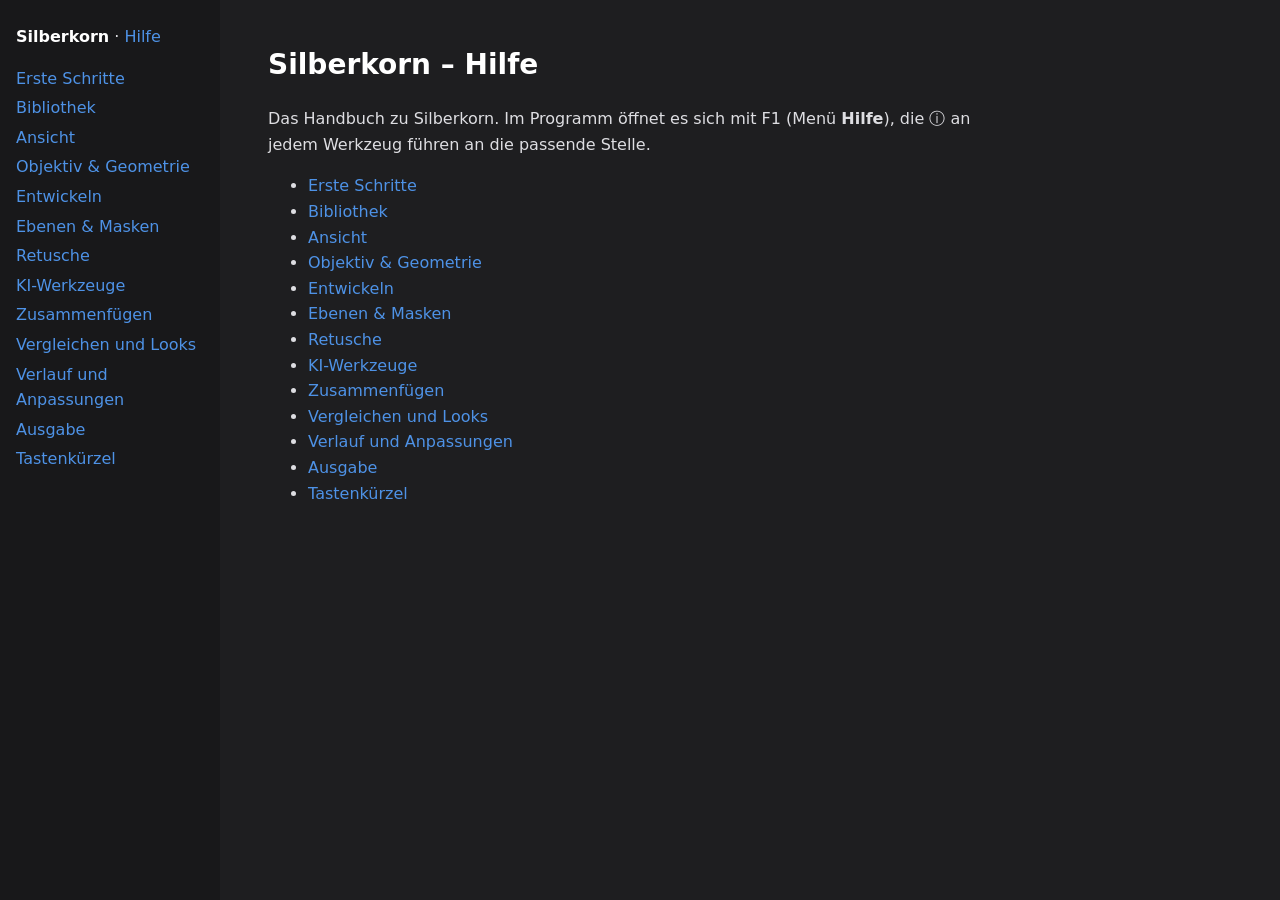
<file: docs/hilfe/index.html>
<!doctype html>
<html lang="de">
<head>
<meta charset="utf-8">
<meta name="viewport" content="width=device-width, initial-scale=1">
<title>Hilfe – Silberkorn</title>
<link rel="stylesheet" href="hilfe.css">
</head>
<body>
<nav><a class="home" href="../index.html">Silberkorn</a> · <a href="index.html">Hilfe</a>
<ul>
<li><a href="erste-schritte.html">Erste Schritte</a></li>
<li><a href="bibliothek.html">Bibliothek</a></li>
<li><a href="ansicht.html">Ansicht</a></li>
<li><a href="objektiv.html">Objektiv &amp; Geometrie</a></li>
<li><a href="entwickeln.html">Entwickeln</a></li>
<li><a href="ebenen-masken.html">Ebenen &amp; Masken</a></li>
<li><a href="retusche.html">Retusche</a></li>
<li><a href="ki-werkzeuge.html">KI-Werkzeuge</a></li>
<li><a href="zusammenfuegen.html">Zusammenfügen</a></li>
<li><a href="vergleichen.html">Vergleichen und Looks</a></li>
<li><a href="verlauf.html">Verlauf und Anpassungen</a></li>
<li><a href="ausgabe.html">Ausgabe</a></li>
<li><a href="tastenkuerzel.html">Tastenkürzel</a></li>
</ul></nav>
<main>
<h1>Silberkorn – Hilfe</h1>
<p>Das Handbuch zu Silberkorn. Im Programm öffnet es sich mit F1 (Menü <b>Hilfe</b>), die ⓘ an jedem Werkzeug führen an die passende Stelle.</p>
<ul class="chapters">
<li><a href="erste-schritte.html">Erste Schritte</a></li>
<li><a href="bibliothek.html">Bibliothek</a></li>
<li><a href="ansicht.html">Ansicht</a></li>
<li><a href="objektiv.html">Objektiv &amp; Geometrie</a></li>
<li><a href="entwickeln.html">Entwickeln</a></li>
<li><a href="ebenen-masken.html">Ebenen &amp; Masken</a></li>
<li><a href="retusche.html">Retusche</a></li>
<li><a href="ki-werkzeuge.html">KI-Werkzeuge</a></li>
<li><a href="zusammenfuegen.html">Zusammenfügen</a></li>
<li><a href="vergleichen.html">Vergleichen und Looks</a></li>
<li><a href="verlauf.html">Verlauf und Anpassungen</a></li>
<li><a href="ausgabe.html">Ausgabe</a></li>
<li><a href="tastenkuerzel.html">Tastenkürzel</a></li>
</ul>
</main>
</body>
</html>
</file>
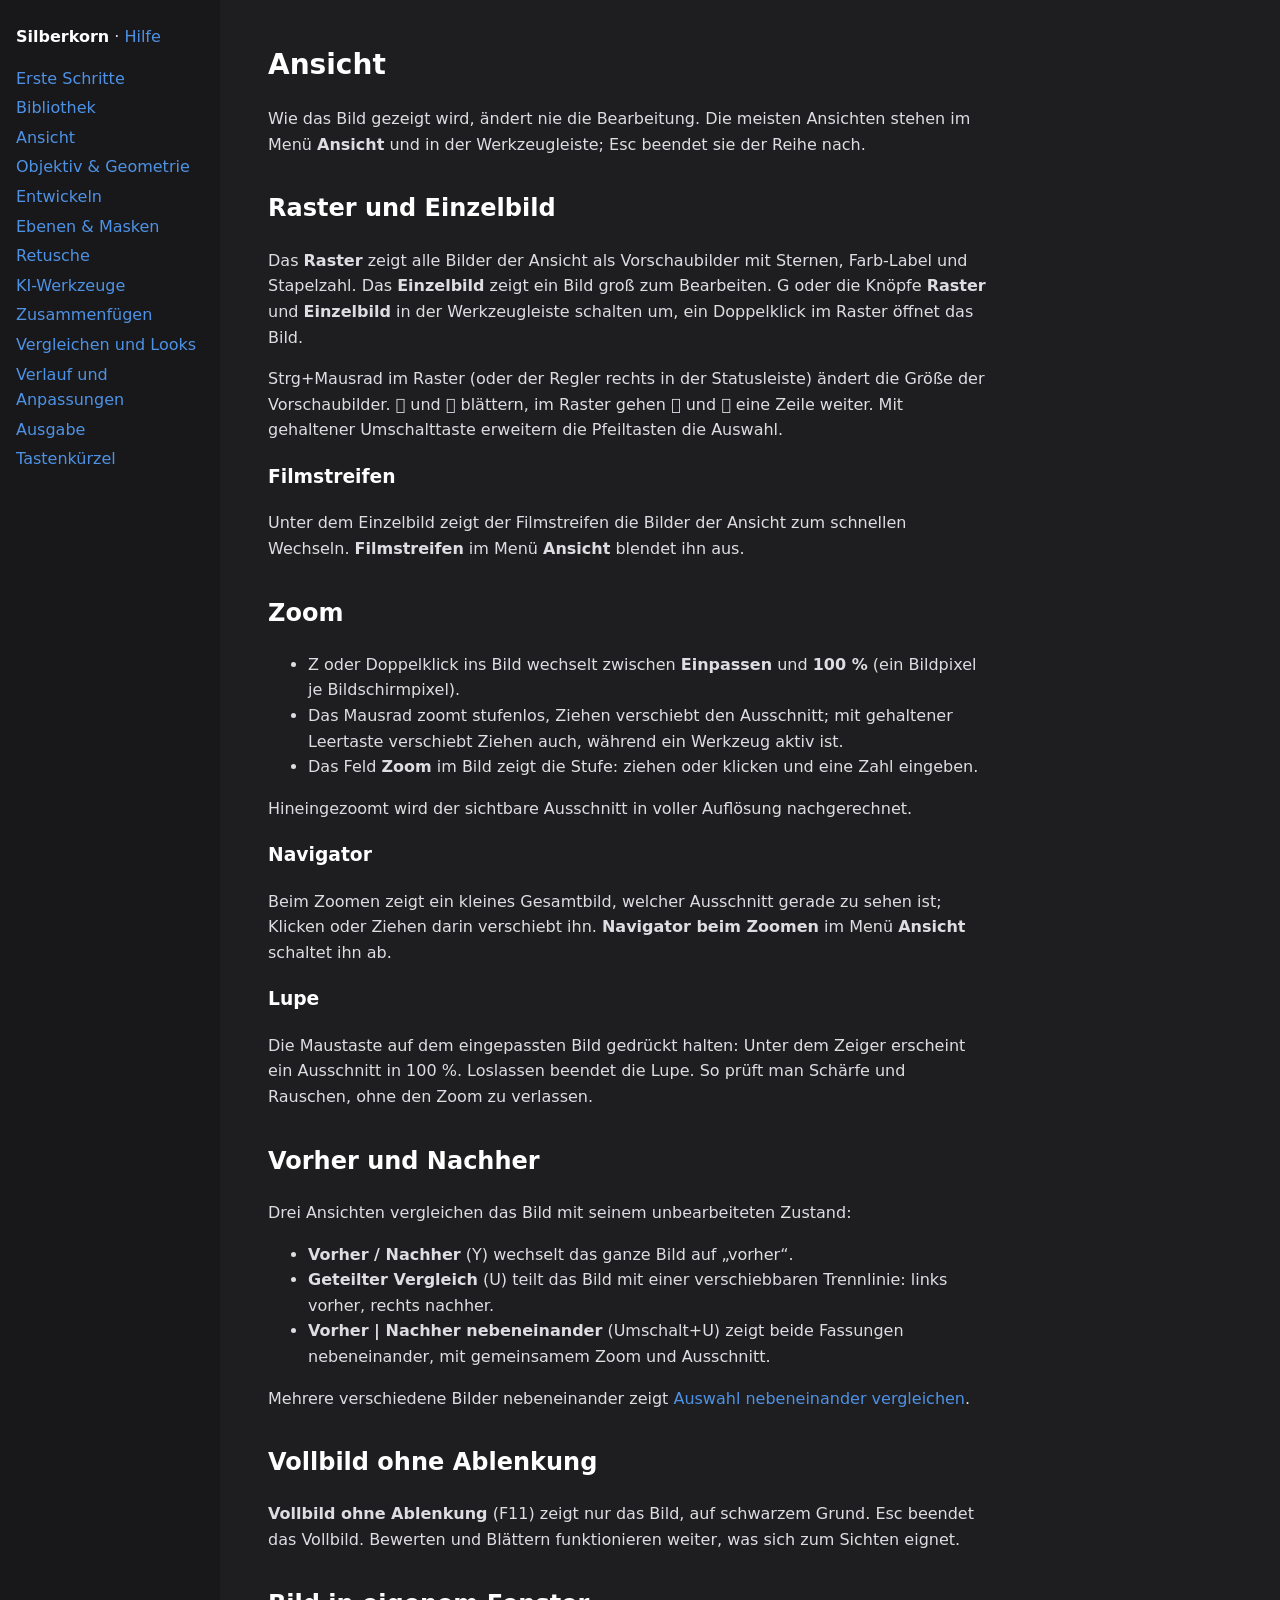
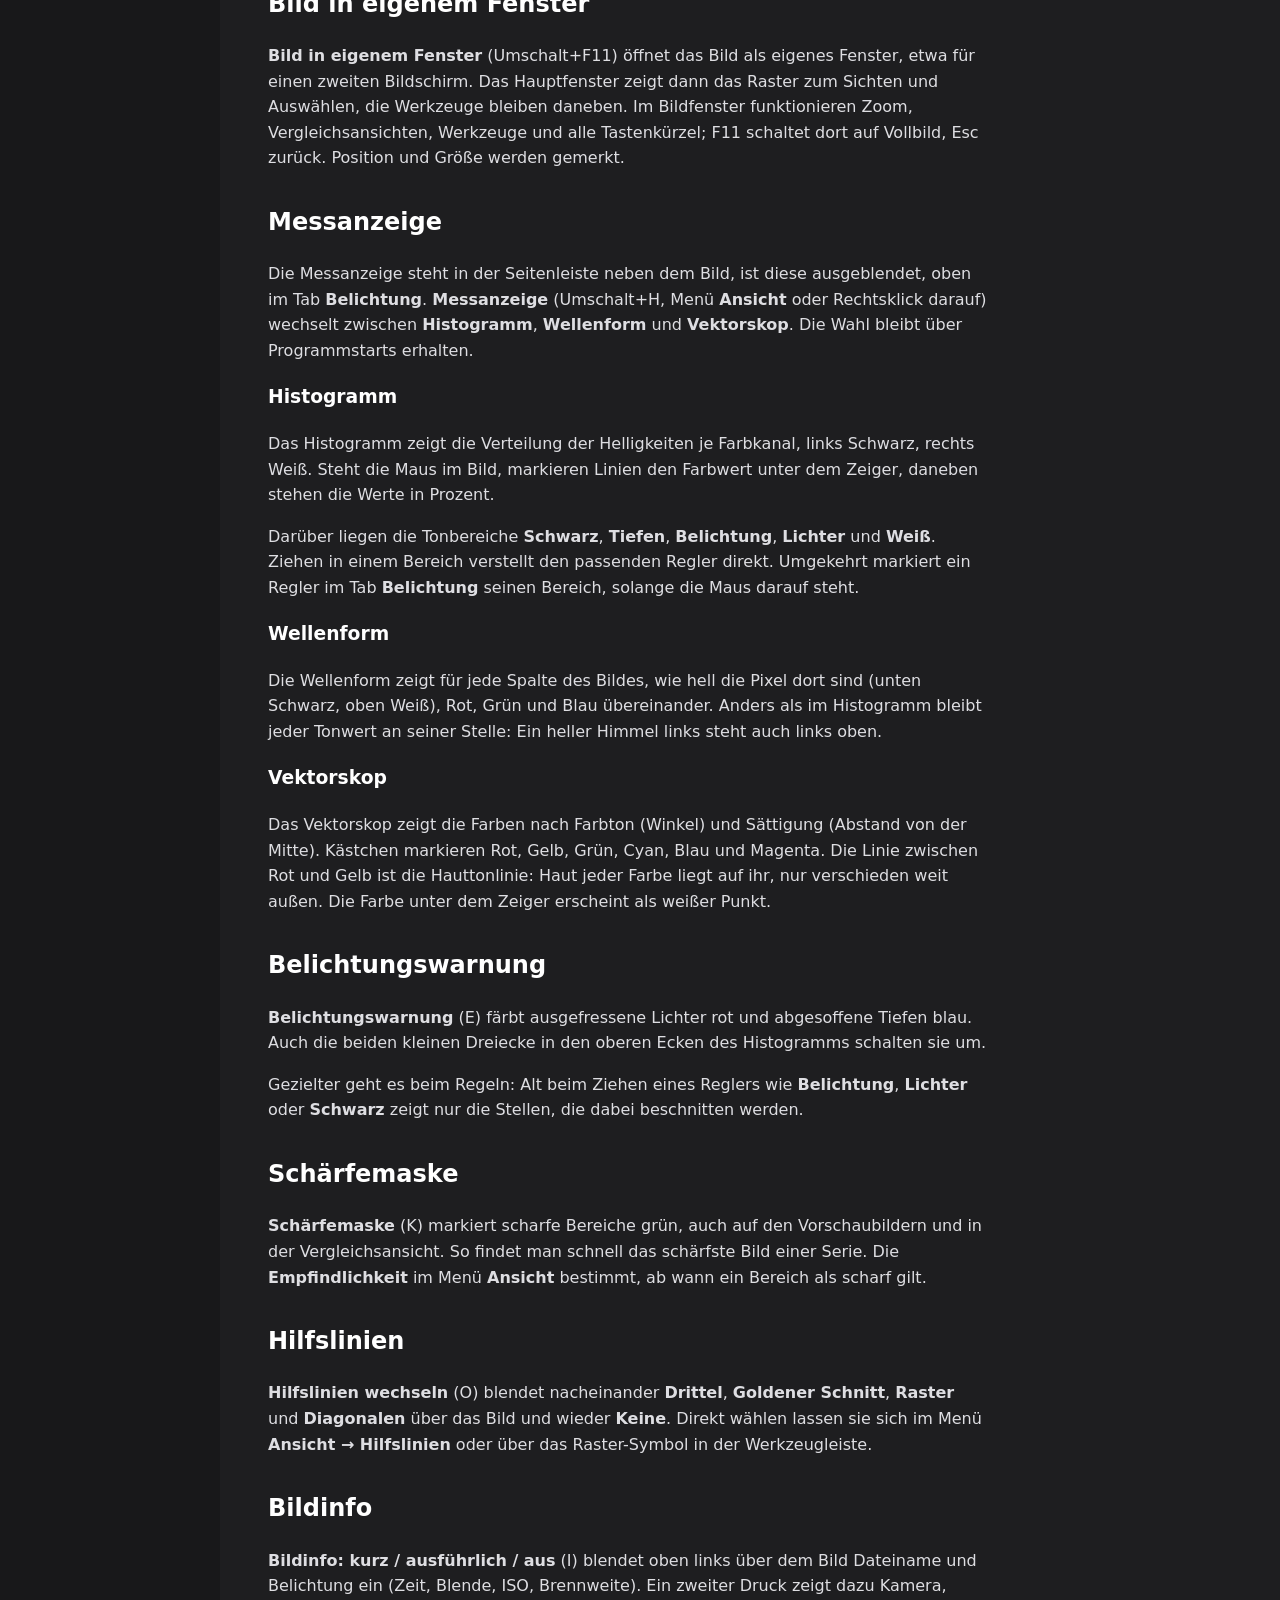
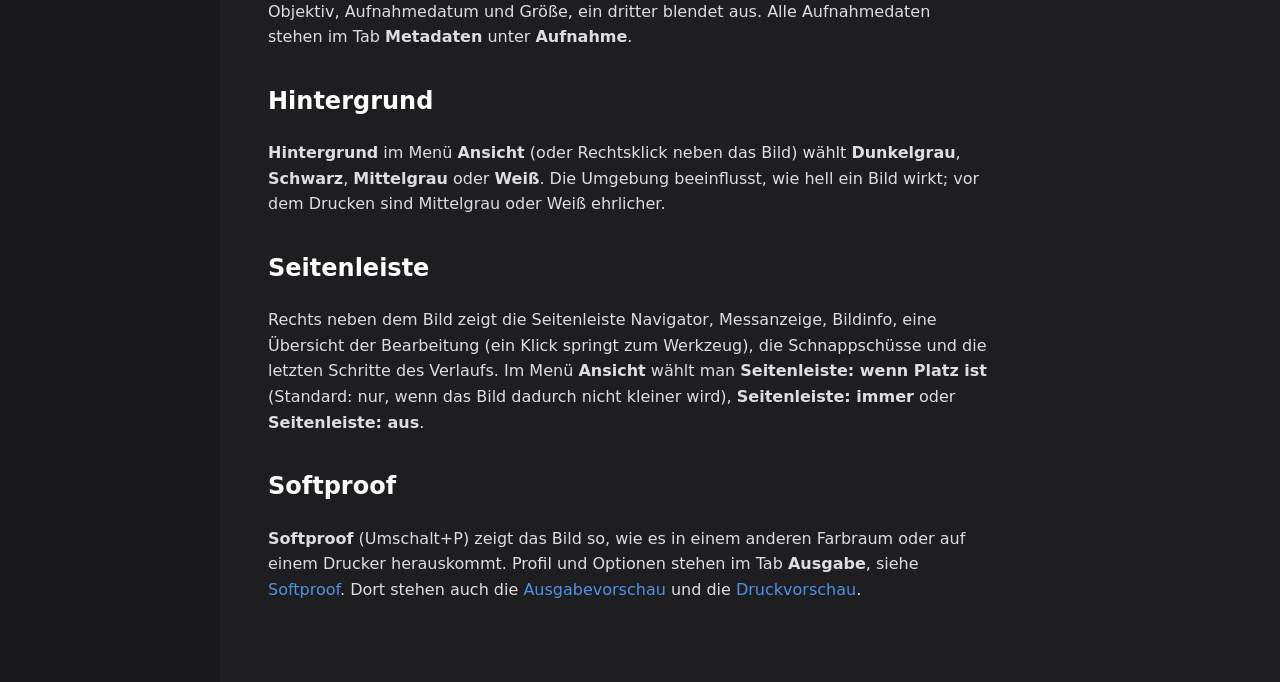
<file: docs/hilfe/ansicht.html>
<!doctype html>
<html lang="de">
<head>
<meta charset="utf-8">
<meta name="viewport" content="width=device-width, initial-scale=1">
<title>Ansicht – Silberkorn</title>
<link rel="stylesheet" href="hilfe.css">
</head>
<body>
<nav><a class="home" href="../index.html">Silberkorn</a> · <a href="index.html">Hilfe</a>
<ul>
<li><a href="erste-schritte.html">Erste Schritte</a></li>
<li><a href="bibliothek.html">Bibliothek</a></li>
<li><a href="ansicht.html">Ansicht</a></li>
<li><a href="objektiv.html">Objektiv &amp; Geometrie</a></li>
<li><a href="entwickeln.html">Entwickeln</a></li>
<li><a href="ebenen-masken.html">Ebenen &amp; Masken</a></li>
<li><a href="retusche.html">Retusche</a></li>
<li><a href="ki-werkzeuge.html">KI-Werkzeuge</a></li>
<li><a href="zusammenfuegen.html">Zusammenfügen</a></li>
<li><a href="vergleichen.html">Vergleichen und Looks</a></li>
<li><a href="verlauf.html">Verlauf und Anpassungen</a></li>
<li><a href="ausgabe.html">Ausgabe</a></li>
<li><a href="tastenkuerzel.html">Tastenkürzel</a></li>
</ul></nav>
<main>
<h1 id="ansicht">Ansicht</h1>
<p>Wie das Bild gezeigt wird, ändert nie die Bearbeitung. Die meisten Ansichten stehen im Menü <b>Ansicht</b> und in der Werkzeugleiste; Esc beendet sie der Reihe nach.</p>
<h2 id="raster-und-einzelbild">Raster und Einzelbild</h2>
<p>Das <b>Raster</b> zeigt alle Bilder der Ansicht als Vorschaubilder mit Sternen, Farb-Label und Stapelzahl. Das <b>Einzelbild</b> zeigt ein Bild groß zum Bearbeiten. G oder die Knöpfe <b>Raster</b> und <b>Einzelbild</b> in der Werkzeugleiste schalten um, ein Doppelklick im Raster öffnet das Bild.</p>
<p>Strg+Mausrad im Raster (oder der Regler rechts in der Statusleiste) ändert die Größe der Vorschaubilder.  und  blättern, im Raster gehen  und  eine Zeile weiter. Mit gehaltener Umschalttaste erweitern die Pfeiltasten die Auswahl.</p>
<h3 id="filmstreifen">Filmstreifen</h3>
<p>Unter dem Einzelbild zeigt der Filmstreifen die Bilder der Ansicht zum schnellen Wechseln. <b>Filmstreifen</b> im Menü <b>Ansicht</b> blendet ihn aus.</p>
<h2 id="zoom">Zoom</h2>
<ul>
<li>Z oder Doppelklick ins Bild wechselt zwischen <b>Einpassen</b> und <b>100 %</b> (ein Bildpixel je Bildschirmpixel).</li>
<li>Das Mausrad zoomt stufenlos, Ziehen verschiebt den Ausschnitt; mit gehaltener Leertaste verschiebt Ziehen auch, während ein Werkzeug aktiv ist.</li>
<li>Das Feld <b>Zoom</b> im Bild zeigt die Stufe: ziehen oder klicken und eine Zahl eingeben.</li>
</ul>
<p>Hineingezoomt wird der sichtbare Ausschnitt in voller Auflösung nachgerechnet.</p>
<h3 id="navigator">Navigator</h3>
<p>Beim Zoomen zeigt ein kleines Gesamtbild, welcher Ausschnitt gerade zu sehen ist; Klicken oder Ziehen darin verschiebt ihn. <b>Navigator beim Zoomen</b> im Menü <b>Ansicht</b> schaltet ihn ab.</p>
<h3 id="lupe">Lupe</h3>
<p>Die Maustaste auf dem eingepassten Bild gedrückt halten: Unter dem Zeiger erscheint ein Ausschnitt in 100 %. Loslassen beendet die Lupe. So prüft man Schärfe und Rauschen, ohne den Zoom zu verlassen.</p>
<h2 id="vorher-und-nachher">Vorher und Nachher</h2>
<p>Drei Ansichten vergleichen das Bild mit seinem unbearbeiteten Zustand:</p>
<ul>
<li><b>Vorher / Nachher</b> (Y) wechselt das ganze Bild auf „vorher“.</li>
<li><b>Geteilter Vergleich</b> (U) teilt das Bild mit einer verschiebbaren Trennlinie: links vorher, rechts nachher.</li>
<li><b>Vorher | Nachher nebeneinander</b> (Umschalt+U) zeigt beide Fassungen nebeneinander, mit gemeinsamem Zoom und Ausschnitt.</li>
</ul>
<p>Mehrere verschiedene Bilder nebeneinander zeigt <a href="vergleichen.html#auswahl-nebeneinander-vergleichen">Auswahl nebeneinander vergleichen</a>.</p>
<h2 id="vollbild-ohne-ablenkung">Vollbild ohne Ablenkung</h2>
<p><b>Vollbild ohne Ablenkung</b> (F11) zeigt nur das Bild, auf schwarzem Grund. Esc beendet das Vollbild. Bewerten und Blättern funktionieren weiter, was sich zum Sichten eignet.</p>
<h2 id="bild-in-eigenem-fenster">Bild in eigenem Fenster</h2>
<p><b>Bild in eigenem Fenster</b> (Umschalt+F11) öffnet das Bild als eigenes Fenster, etwa für einen zweiten Bildschirm. Das Hauptfenster zeigt dann das Raster zum Sichten und Auswählen, die Werkzeuge bleiben daneben. Im Bildfenster funktionieren Zoom, Vergleichsansichten, Werkzeuge und alle Tastenkürzel; F11 schaltet dort auf Vollbild, Esc zurück. Position und Größe werden gemerkt.</p>
<h2 id="messanzeige">Messanzeige</h2>
<p>Die Messanzeige steht in der Seitenleiste neben dem Bild, ist diese ausgeblendet, oben im Tab <b>Belichtung</b>. <b>Messanzeige</b> (Umschalt+H, Menü <b>Ansicht</b> oder Rechtsklick darauf) wechselt zwischen <b>Histogramm</b>, <b>Wellenform</b> und <b>Vektorskop</b>. Die Wahl bleibt über Programmstarts erhalten.</p>
<h3 id="histogramm">Histogramm</h3>
<p>Das Histogramm zeigt die Verteilung der Helligkeiten je Farbkanal, links Schwarz, rechts Weiß. Steht die Maus im Bild, markieren Linien den Farbwert unter dem Zeiger, daneben stehen die Werte in Prozent.</p>
<p>Darüber liegen die Tonbereiche <b>Schwarz</b>, <b>Tiefen</b>, <b>Belichtung</b>, <b>Lichter</b> und <b>Weiß</b>. Ziehen in einem Bereich verstellt den passenden Regler direkt. Umgekehrt markiert ein Regler im Tab <b>Belichtung</b> seinen Bereich, solange die Maus darauf steht.</p>
<h3 id="wellenform">Wellenform</h3>
<p>Die Wellenform zeigt für jede Spalte des Bildes, wie hell die Pixel dort sind (unten Schwarz, oben Weiß), Rot, Grün und Blau übereinander. Anders als im Histogramm bleibt jeder Tonwert an seiner Stelle: Ein heller Himmel links steht auch links oben.</p>
<h3 id="vektorskop">Vektorskop</h3>
<p>Das Vektorskop zeigt die Farben nach Farbton (Winkel) und Sättigung (Abstand von der Mitte). Kästchen markieren Rot, Gelb, Grün, Cyan, Blau und Magenta. Die Linie zwischen Rot und Gelb ist die Hauttonlinie: Haut jeder Farbe liegt auf ihr, nur verschieden weit außen. Die Farbe unter dem Zeiger erscheint als weißer Punkt.</p>
<h2 id="belichtungswarnung">Belichtungswarnung</h2>
<p><b>Belichtungswarnung</b> (E) färbt ausgefressene Lichter rot und abgesoffene Tiefen blau. Auch die beiden kleinen Dreiecke in den oberen Ecken des Histogramms schalten sie um.</p>
<p>Gezielter geht es beim Regeln: Alt beim Ziehen eines Reglers wie <b>Belichtung</b>, <b>Lichter</b> oder <b>Schwarz</b> zeigt nur die Stellen, die dabei beschnitten werden.</p>
<h2 id="schärfemaske">Schärfemaske</h2>
<p><b>Schärfemaske</b> (K) markiert scharfe Bereiche grün, auch auf den Vorschaubildern und in der Vergleichsansicht. So findet man schnell das schärfste Bild einer Serie. Die <b>Empfindlichkeit</b> im Menü <b>Ansicht</b> bestimmt, ab wann ein Bereich als scharf gilt.</p>
<h2 id="hilfslinien">Hilfslinien</h2>
<p><b>Hilfslinien wechseln</b> (O) blendet nacheinander <b>Drittel</b>, <b>Goldener Schnitt</b>, <b>Raster</b> und <b>Diagonalen</b> über das Bild und wieder <b>Keine</b>. Direkt wählen lassen sie sich im Menü <b>Ansicht → Hilfslinien</b> oder über das Raster-Symbol in der Werkzeugleiste.</p>
<h2 id="bildinfo">Bildinfo</h2>
<p><b>Bildinfo: kurz / ausführlich / aus</b> (I) blendet oben links über dem Bild Dateiname und Belichtung ein (Zeit, Blende, ISO, Brennweite). Ein zweiter Druck zeigt dazu Kamera, Objektiv, Aufnahmedatum und Größe, ein dritter blendet aus. Alle Aufnahmedaten stehen im Tab <b>Metadaten</b> unter <b>Aufnahme</b>.</p>
<h2 id="hintergrund">Hintergrund</h2>
<p><b>Hintergrund</b> im Menü <b>Ansicht</b> (oder Rechtsklick neben das Bild) wählt <b>Dunkelgrau</b>, <b>Schwarz</b>, <b>Mittelgrau</b> oder <b>Weiß</b>. Die Umgebung beeinflusst, wie hell ein Bild wirkt; vor dem Drucken sind Mittelgrau oder Weiß ehrlicher.</p>
<h2 id="seitenleiste">Seitenleiste</h2>
<p>Rechts neben dem Bild zeigt die Seitenleiste Navigator, Messanzeige, Bildinfo, eine Übersicht der Bearbeitung (ein Klick springt zum Werkzeug), die Schnappschüsse und die letzten Schritte des Verlaufs. Im Menü <b>Ansicht</b> wählt man <b>Seitenleiste: wenn Platz ist</b> (Standard: nur, wenn das Bild dadurch nicht kleiner wird), <b>Seitenleiste: immer</b> oder <b>Seitenleiste: aus</b>.</p>
<h2 id="softproof">Softproof</h2>
<p><b>Softproof</b> (Umschalt+P) zeigt das Bild so, wie es in einem anderen Farbraum oder auf einem Drucker herauskommt. Profil und Optionen stehen im Tab <b>Ausgabe</b>, siehe <a href="ausgabe.html#softproof">Softproof</a>. Dort stehen auch die <a href="ausgabe.html#ausgabevorschau">Ausgabevorschau</a> und die <a href="ausgabe.html#druckvorschau">Druckvorschau</a>.</p>
</main>
</body>
</html>
</file>
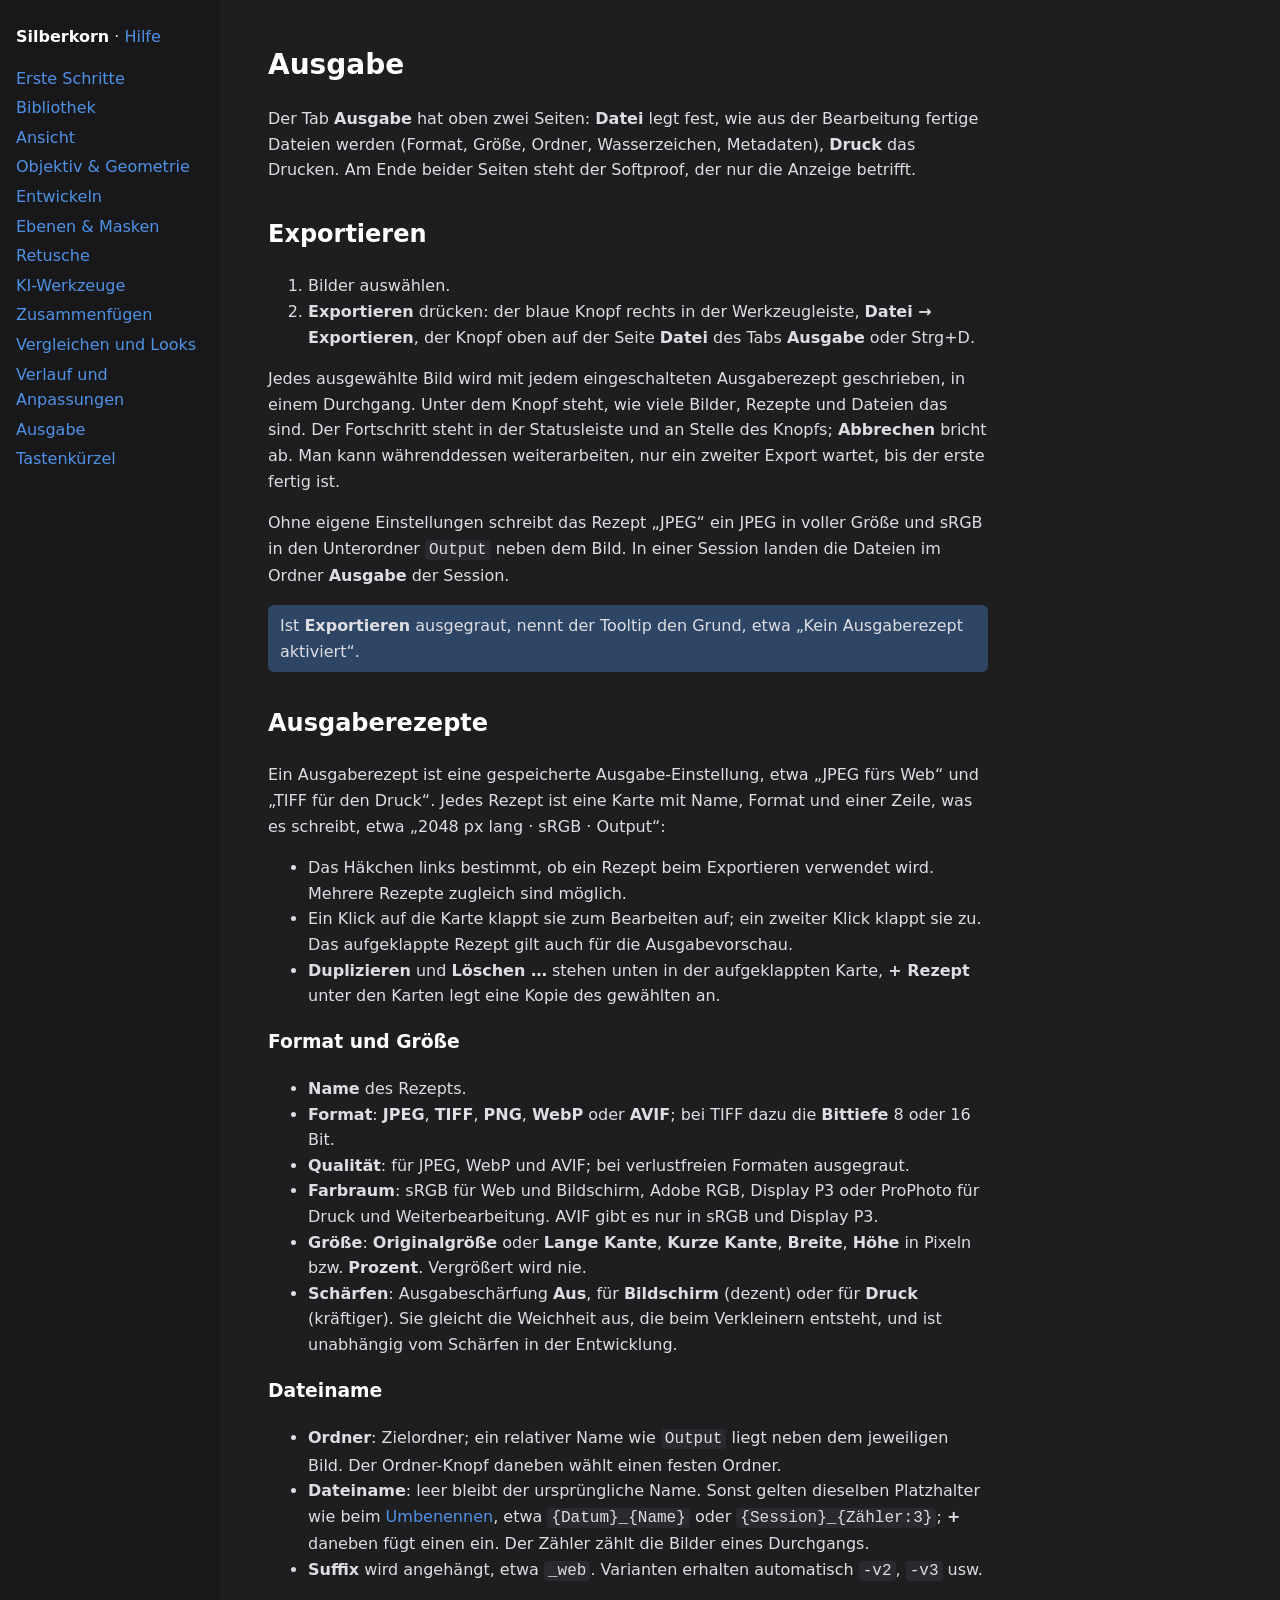
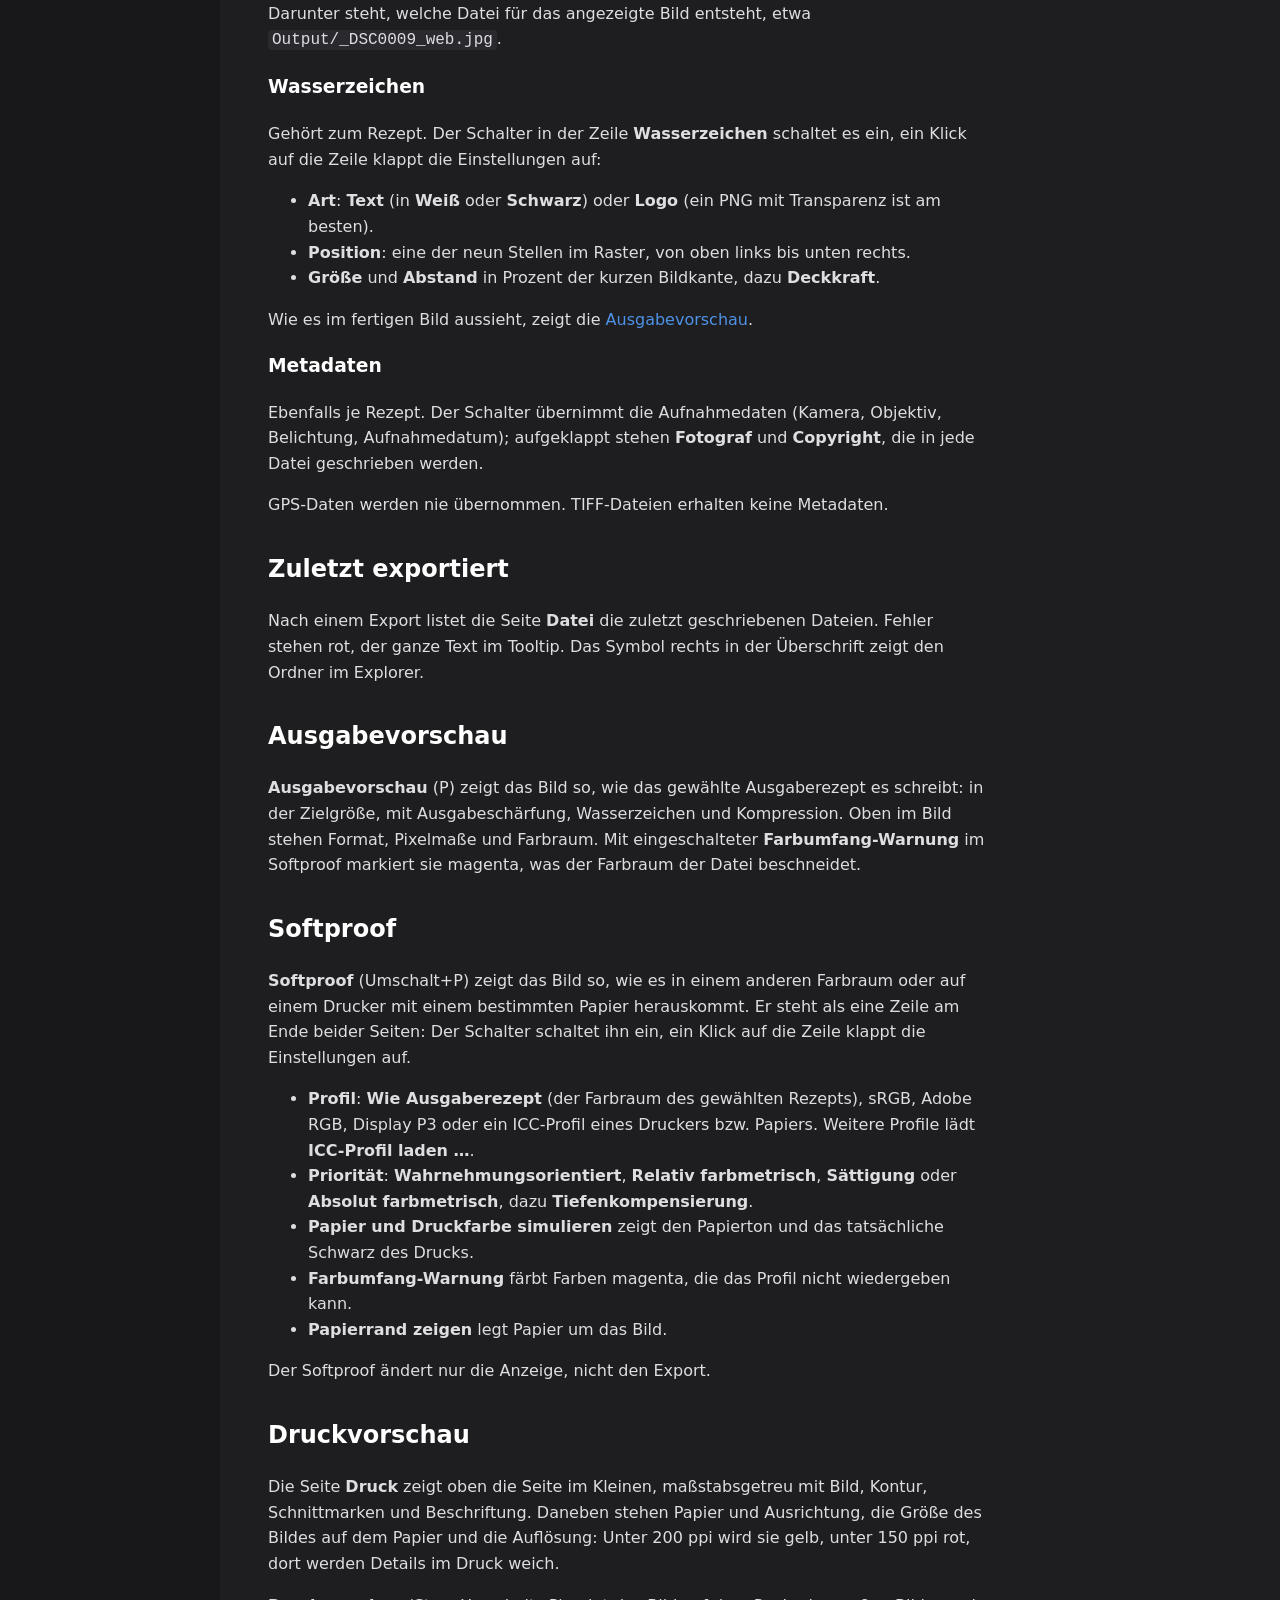
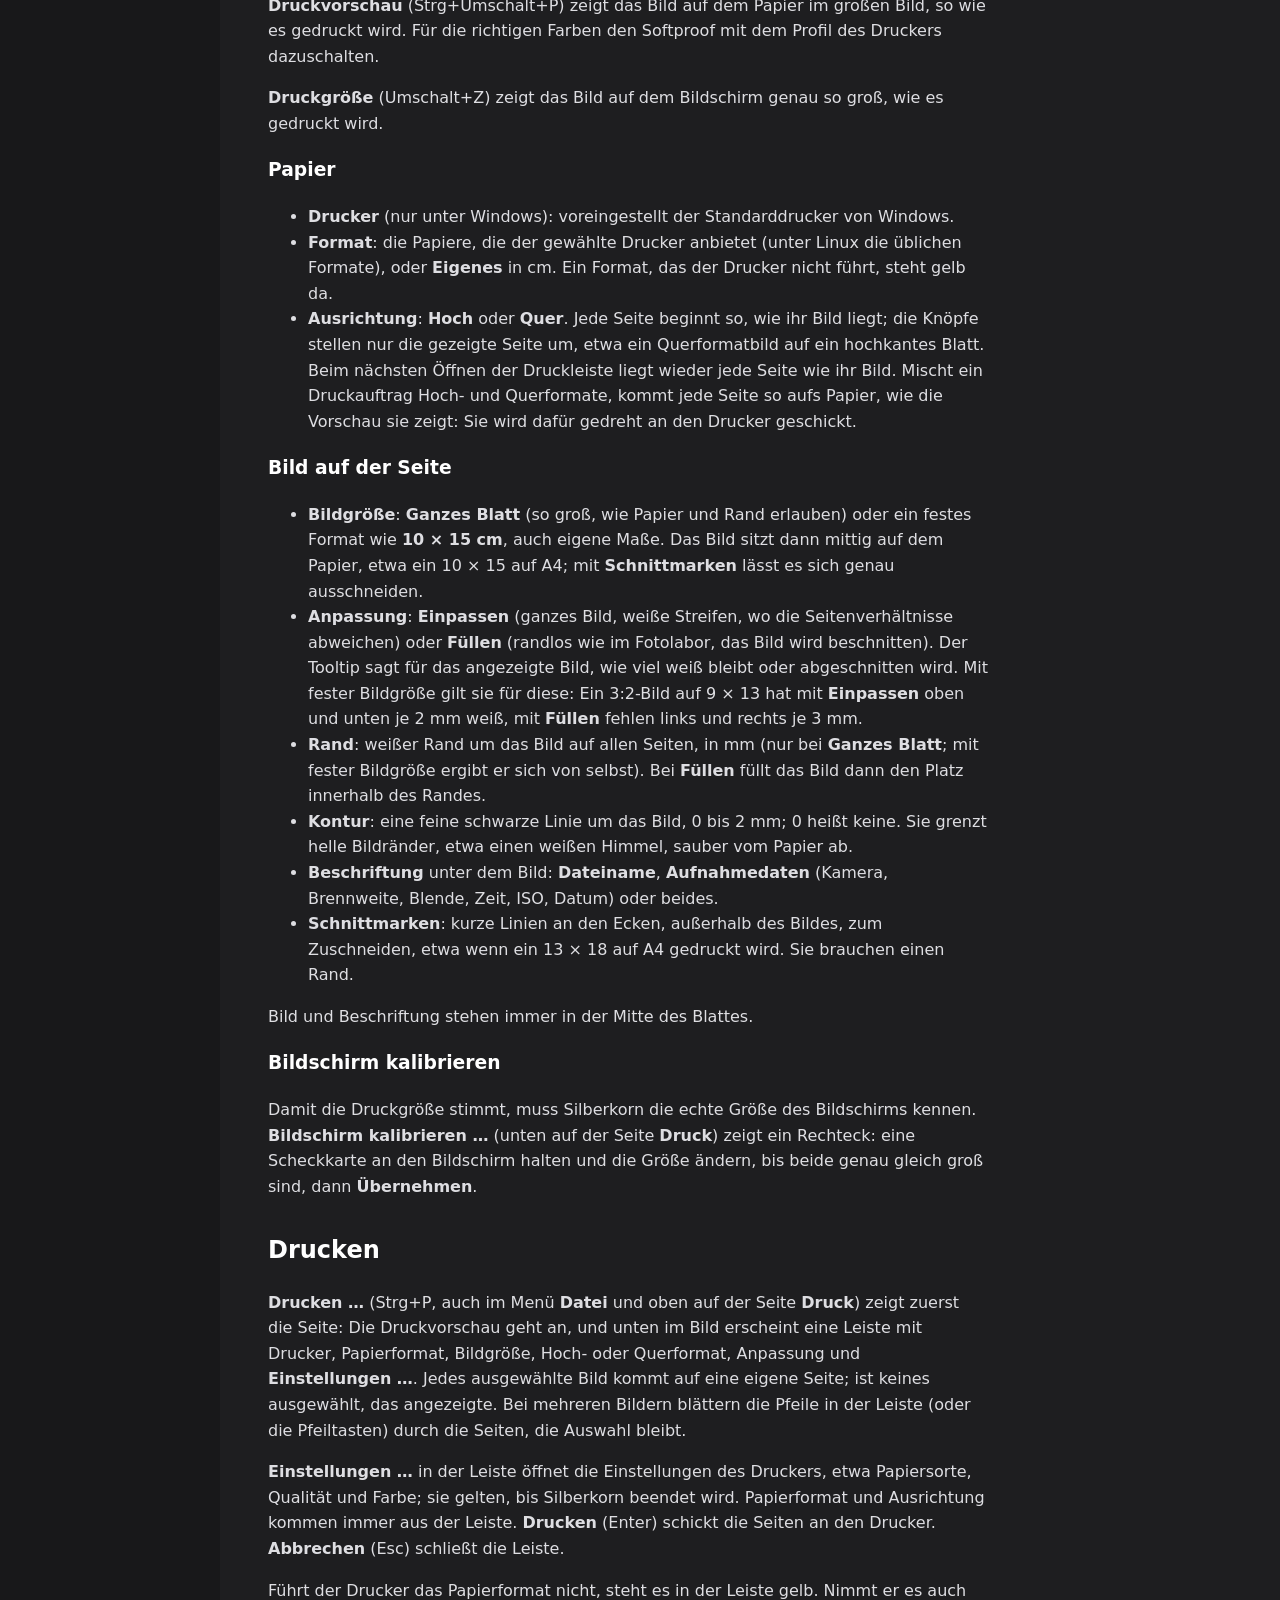
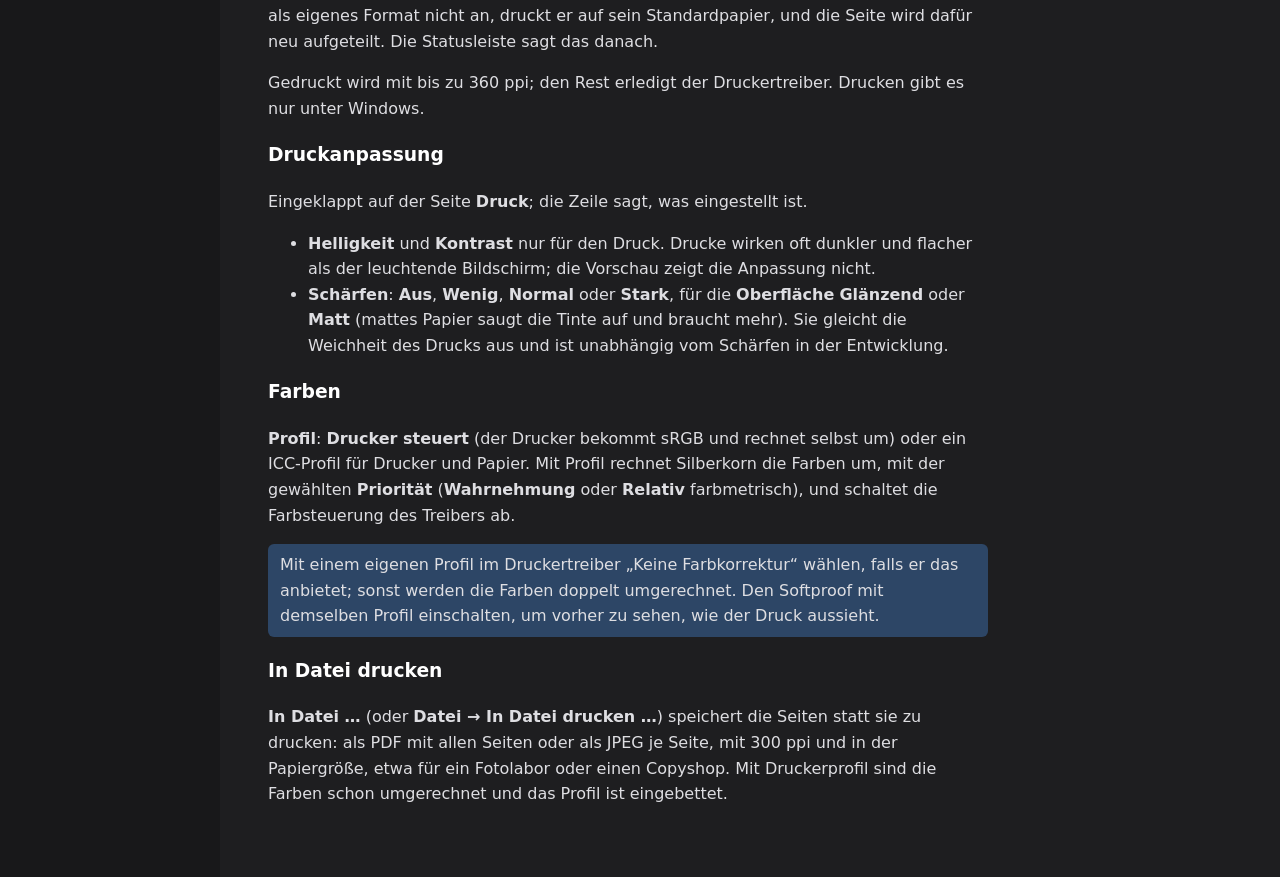
<file: docs/hilfe/ausgabe.html>
<!doctype html>
<html lang="de">
<head>
<meta charset="utf-8">
<meta name="viewport" content="width=device-width, initial-scale=1">
<title>Ausgabe – Silberkorn</title>
<link rel="stylesheet" href="hilfe.css">
</head>
<body>
<nav><a class="home" href="../index.html">Silberkorn</a> · <a href="index.html">Hilfe</a>
<ul>
<li><a href="erste-schritte.html">Erste Schritte</a></li>
<li><a href="bibliothek.html">Bibliothek</a></li>
<li><a href="ansicht.html">Ansicht</a></li>
<li><a href="objektiv.html">Objektiv &amp; Geometrie</a></li>
<li><a href="entwickeln.html">Entwickeln</a></li>
<li><a href="ebenen-masken.html">Ebenen &amp; Masken</a></li>
<li><a href="retusche.html">Retusche</a></li>
<li><a href="ki-werkzeuge.html">KI-Werkzeuge</a></li>
<li><a href="zusammenfuegen.html">Zusammenfügen</a></li>
<li><a href="vergleichen.html">Vergleichen und Looks</a></li>
<li><a href="verlauf.html">Verlauf und Anpassungen</a></li>
<li><a href="ausgabe.html">Ausgabe</a></li>
<li><a href="tastenkuerzel.html">Tastenkürzel</a></li>
</ul></nav>
<main>
<h1 id="ausgabe">Ausgabe</h1>
<p>Der Tab <b>Ausgabe</b> hat oben zwei Seiten: <b>Datei</b> legt fest, wie aus der Bearbeitung fertige Dateien werden (Format, Größe, Ordner, Wasserzeichen, Metadaten), <b>Druck</b> das Drucken. Am Ende beider Seiten steht der Softproof, der nur die Anzeige betrifft.</p>
<h2 id="exportieren">Exportieren</h2>
<ol>
<li>Bilder auswählen.</li>
<li><b>Exportieren</b> drücken: der blaue Knopf rechts in der Werkzeugleiste, <b>Datei → Exportieren</b>, der Knopf oben auf der Seite <b>Datei</b> des Tabs <b>Ausgabe</b> oder Strg+D.</li>
</ol>
<p>Jedes ausgewählte Bild wird mit jedem eingeschalteten Ausgaberezept geschrieben, in einem Durchgang. Unter dem Knopf steht, wie viele Bilder, Rezepte und Dateien das sind. Der Fortschritt steht in der Statusleiste und an Stelle des Knopfs; <b>Abbrechen</b> bricht ab. Man kann währenddessen weiterarbeiten, nur ein zweiter Export wartet, bis der erste fertig ist.</p>
<p>Ohne eigene Einstellungen schreibt das Rezept „JPEG“ ein JPEG in voller Größe und sRGB in den Unterordner <code>Output</code> neben dem Bild. In einer Session landen die Dateien im Ordner <b>Ausgabe</b> der Session.</p>
<p class="note">Ist <b>Exportieren</b> ausgegraut, nennt der Tooltip den Grund, etwa „Kein Ausgaberezept aktiviert“.</p>
<h2 id="ausgaberezepte">Ausgaberezepte</h2>
<p>Ein Ausgaberezept ist eine gespeicherte Ausgabe-Einstellung, etwa „JPEG fürs Web“ und „TIFF für den Druck“. Jedes Rezept ist eine Karte mit Name, Format und einer Zeile, was es schreibt, etwa „2048 px lang · sRGB · Output“:</p>
<ul>
<li>Das Häkchen links bestimmt, ob ein Rezept beim Exportieren verwendet wird. Mehrere Rezepte zugleich sind möglich.</li>
<li>Ein Klick auf die Karte klappt sie zum Bearbeiten auf; ein zweiter Klick klappt sie zu. Das aufgeklappte Rezept gilt auch für die Ausgabevorschau.</li>
<li><b>Duplizieren</b> und <b>Löschen …</b> stehen unten in der aufgeklappten Karte, <b>+ Rezept</b> unter den Karten legt eine Kopie des gewählten an.</li>
</ul>
<h3 id="format-und-größe">Format und Größe</h3>
<ul>
<li><b>Name</b> des Rezepts.</li>
<li><b>Format</b>: <b>JPEG</b>, <b>TIFF</b>, <b>PNG</b>, <b>WebP</b> oder <b>AVIF</b>; bei TIFF dazu die <b>Bittiefe</b> 8 oder 16 Bit.</li>
<li><b>Qualität</b>: für JPEG, WebP und AVIF; bei verlustfreien Formaten ausgegraut.</li>
<li><b>Farbraum</b>: sRGB für Web und Bildschirm, Adobe RGB, Display P3 oder ProPhoto für Druck und Weiterbearbeitung. AVIF gibt es nur in sRGB und Display P3.</li>
<li><b>Größe</b>: <b>Originalgröße</b> oder <b>Lange Kante</b>, <b>Kurze Kante</b>, <b>Breite</b>, <b>Höhe</b> in Pixeln bzw. <b>Prozent</b>. Vergrößert wird nie.</li>
<li><b>Schärfen</b>: Ausgabeschärfung <b>Aus</b>, für <b>Bildschirm</b> (dezent) oder für <b>Druck</b> (kräftiger). Sie gleicht die Weichheit aus, die beim Verkleinern entsteht, und ist unabhängig vom Schärfen in der Entwicklung.</li>
</ul>
<h3 id="dateiname">Dateiname</h3>
<ul>
<li><b>Ordner</b>: Zielordner; ein relativer Name wie <code>Output</code> liegt neben dem jeweiligen Bild. Der Ordner-Knopf daneben wählt einen festen Ordner.</li>
<li><b>Dateiname</b>: leer bleibt der ursprüngliche Name. Sonst gelten dieselben Platzhalter wie beim <a href="bibliothek.html#umbenennen">Umbenennen</a>, etwa <code>{Datum}_{Name}</code> oder <code>{Session}_{Zähler:3}</code>; <b>+</b> daneben fügt einen ein. Der Zähler zählt die Bilder eines Durchgangs.</li>
<li><b>Suffix</b> wird angehängt, etwa <code>_web</code>. Varianten erhalten automatisch <code>-v2</code>, <code>-v3</code> usw.</li>
</ul>
<p>Darunter steht, welche Datei für das angezeigte Bild entsteht, etwa <code>Output/_DSC0009_web.jpg</code>.</p>
<h3 id="wasserzeichen">Wasserzeichen</h3>
<p>Gehört zum Rezept. Der Schalter in der Zeile <b>Wasserzeichen</b> schaltet es ein, ein Klick auf die Zeile klappt die Einstellungen auf:</p>
<ul>
<li><b>Art</b>: <b>Text</b> (in <b>Weiß</b> oder <b>Schwarz</b>) oder <b>Logo</b> (ein PNG mit Transparenz ist am besten).</li>
<li><b>Position</b>: eine der neun Stellen im Raster, von oben links bis unten rechts.</li>
<li><b>Größe</b> und <b>Abstand</b> in Prozent der kurzen Bildkante, dazu <b>Deckkraft</b>.</li>
</ul>
<p>Wie es im fertigen Bild aussieht, zeigt die <a href="ausgabe.html#ausgabevorschau">Ausgabevorschau</a>.</p>
<h3 id="metadaten">Metadaten</h3>
<p>Ebenfalls je Rezept. Der Schalter übernimmt die Aufnahmedaten (Kamera, Objektiv, Belichtung, Aufnahmedatum); aufgeklappt stehen <b>Fotograf</b> und <b>Copyright</b>, die in jede Datei geschrieben werden.</p>
<p>GPS-Daten werden nie übernommen. TIFF-Dateien erhalten keine Metadaten.</p>
<h2 id="zuletzt-exportiert">Zuletzt exportiert</h2>
<p>Nach einem Export listet die Seite <b>Datei</b> die zuletzt geschriebenen Dateien. Fehler stehen rot, der ganze Text im Tooltip. Das Symbol rechts in der Überschrift zeigt den Ordner im Explorer.</p>
<h2 id="ausgabevorschau">Ausgabevorschau</h2>
<p><b>Ausgabevorschau</b> (P) zeigt das Bild so, wie das gewählte Ausgaberezept es schreibt: in der Zielgröße, mit Ausgabeschärfung, Wasserzeichen und Kompression. Oben im Bild stehen Format, Pixelmaße und Farbraum. Mit eingeschalteter <b>Farbumfang-Warnung</b> im Softproof markiert sie magenta, was der Farbraum der Datei beschneidet.</p>
<h2 id="softproof">Softproof</h2>
<p><b>Softproof</b> (Umschalt+P) zeigt das Bild so, wie es in einem anderen Farbraum oder auf einem Drucker mit einem bestimmten Papier herauskommt. Er steht als eine Zeile am Ende beider Seiten: Der Schalter schaltet ihn ein, ein Klick auf die Zeile klappt die Einstellungen auf.</p>
<ul>
<li><b>Profil</b>: <b>Wie Ausgaberezept</b> (der Farbraum des gewählten Rezepts), sRGB, Adobe RGB, Display P3 oder ein ICC-Profil eines Druckers bzw. Papiers. Weitere Profile lädt <b>ICC-Profil laden …</b>.</li>
<li><b>Priorität</b>: <b>Wahrnehmungsorientiert</b>, <b>Relativ farbmetrisch</b>, <b>Sättigung</b> oder <b>Absolut farbmetrisch</b>, dazu <b>Tiefenkompensierung</b>.</li>
<li><b>Papier und Druckfarbe simulieren</b> zeigt den Papierton und das tatsächliche Schwarz des Drucks.</li>
<li><b>Farbumfang-Warnung</b> färbt Farben magenta, die das Profil nicht wiedergeben kann.</li>
<li><b>Papierrand zeigen</b> legt Papier um das Bild.</li>
</ul>
<p>Der Softproof ändert nur die Anzeige, nicht den Export.</p>
<h2 id="druckvorschau">Druckvorschau</h2>
<p>Die Seite <b>Druck</b> zeigt oben die Seite im Kleinen, maßstabsgetreu mit Bild, Kontur, Schnittmarken und Beschriftung. Daneben stehen Papier und Ausrichtung, die Größe des Bildes auf dem Papier und die Auflösung: Unter 200 ppi wird sie gelb, unter 150 ppi rot, dort werden Details im Druck weich.</p>
<p><b>Druckvorschau</b> (Strg+Umschalt+P) zeigt das Bild auf dem Papier im großen Bild, so wie es gedruckt wird. Für die richtigen Farben den Softproof mit dem Profil des Druckers dazuschalten.</p>
<p><b>Druckgröße</b> (Umschalt+Z) zeigt das Bild auf dem Bildschirm genau so groß, wie es gedruckt wird.</p>
<h3 id="papier">Papier</h3>
<ul>
<li><b>Drucker</b> (nur unter Windows): voreingestellt der Standarddrucker von Windows.</li>
<li><b>Format</b>: die Papiere, die der gewählte Drucker anbietet (unter Linux die üblichen Formate), oder <b>Eigenes</b> in cm. Ein Format, das der Drucker nicht führt, steht gelb da.</li>
<li><b>Ausrichtung</b>: <b>Hoch</b> oder <b>Quer</b>. Jede Seite beginnt so, wie ihr Bild liegt; die Knöpfe stellen nur die gezeigte Seite um, etwa ein Querformatbild auf ein hochkantes Blatt. Beim nächsten Öffnen der Druckleiste liegt wieder jede Seite wie ihr Bild. Mischt ein Druckauftrag Hoch- und Querformate, kommt jede Seite so aufs Papier, wie die Vorschau sie zeigt: Sie wird dafür gedreht an den Drucker geschickt.</li>
</ul>
<h3 id="bild-auf-der-seite">Bild auf der Seite</h3>
<ul>
<li><b>Bildgröße</b>: <b>Ganzes Blatt</b> (so groß, wie Papier und Rand erlauben) oder ein festes Format wie <b>10 × 15 cm</b>, auch eigene Maße. Das Bild sitzt dann mittig auf dem Papier, etwa ein 10 × 15 auf A4; mit <b>Schnittmarken</b> lässt es sich genau ausschneiden.</li>
<li><b>Anpassung</b>: <b>Einpassen</b> (ganzes Bild, weiße Streifen, wo die Seitenverhältnisse abweichen) oder <b>Füllen</b> (randlos wie im Fotolabor, das Bild wird beschnitten). Der Tooltip sagt für das angezeigte Bild, wie viel weiß bleibt oder abgeschnitten wird. Mit fester Bildgröße gilt sie für diese: Ein 3:2-Bild auf 9 × 13 hat mit <b>Einpassen</b> oben und unten je 2 mm weiß, mit <b>Füllen</b> fehlen links und rechts je 3 mm.</li>
<li><b>Rand</b>: weißer Rand um das Bild auf allen Seiten, in mm (nur bei <b>Ganzes Blatt</b>; mit fester Bildgröße ergibt er sich von selbst). Bei <b>Füllen</b> füllt das Bild dann den Platz innerhalb des Randes.</li>
<li><b>Kontur</b>: eine feine schwarze Linie um das Bild, 0 bis 2 mm; 0 heißt keine. Sie grenzt helle Bildränder, etwa einen weißen Himmel, sauber vom Papier ab.</li>
<li><b>Beschriftung</b> unter dem Bild: <b>Dateiname</b>, <b>Aufnahmedaten</b> (Kamera, Brennweite, Blende, Zeit, ISO, Datum) oder beides.</li>
<li><b>Schnittmarken</b>: kurze Linien an den Ecken, außerhalb des Bildes, zum Zuschneiden, etwa wenn ein 13 × 18 auf A4 gedruckt wird. Sie brauchen einen Rand.</li>
</ul>
<p>Bild und Beschriftung stehen immer in der Mitte des Blattes.</p>
<h3 id="bildschirm-kalibrieren">Bildschirm kalibrieren</h3>
<p>Damit die Druckgröße stimmt, muss Silberkorn die echte Größe des Bildschirms kennen. <b>Bildschirm kalibrieren …</b> (unten auf der Seite <b>Druck</b>) zeigt ein Rechteck: eine Scheckkarte an den Bildschirm halten und die Größe ändern, bis beide genau gleich groß sind, dann <b>Übernehmen</b>.</p>
<h2 id="drucken">Drucken</h2>
<p><b>Drucken …</b> (Strg+P, auch im Menü <b>Datei</b> und oben auf der Seite <b>Druck</b>) zeigt zuerst die Seite: Die Druckvorschau geht an, und unten im Bild erscheint eine Leiste mit Drucker, Papierformat, Bildgröße, Hoch- oder Querformat, Anpassung und <b>Einstellungen …</b>. Jedes ausgewählte Bild kommt auf eine eigene Seite; ist keines ausgewählt, das angezeigte. Bei mehreren Bildern blättern die Pfeile in der Leiste (oder die Pfeiltasten) durch die Seiten, die Auswahl bleibt.</p>
<p><b>Einstellungen …</b> in der Leiste öffnet die Einstellungen des Druckers, etwa Papiersorte, Qualität und Farbe; sie gelten, bis Silberkorn beendet wird. Papierformat und Ausrichtung kommen immer aus der Leiste. <b>Drucken</b> (Enter) schickt die Seiten an den Drucker. <b>Abbrechen</b> (Esc) schließt die Leiste.</p>
<p>Führt der Drucker das Papierformat nicht, steht es in der Leiste gelb. Nimmt er es auch als eigenes Format nicht an, druckt er auf sein Standardpapier, und die Seite wird dafür neu aufgeteilt. Die Statusleiste sagt das danach.</p>
<p>Gedruckt wird mit bis zu 360 ppi; den Rest erledigt der Druckertreiber. Drucken gibt es nur unter Windows.</p>
<h3 id="druckanpassung">Druckanpassung</h3>
<p>Eingeklappt auf der Seite <b>Druck</b>; die Zeile sagt, was eingestellt ist.</p>
<ul>
<li><b>Helligkeit</b> und <b>Kontrast</b> nur für den Druck. Drucke wirken oft dunkler und flacher als der leuchtende Bildschirm; die Vorschau zeigt die Anpassung nicht.</li>
<li><b>Schärfen</b>: <b>Aus</b>, <b>Wenig</b>, <b>Normal</b> oder <b>Stark</b>, für die <b>Oberfläche</b> <b>Glänzend</b> oder <b>Matt</b> (mattes Papier saugt die Tinte auf und braucht mehr). Sie gleicht die Weichheit des Drucks aus und ist unabhängig vom Schärfen in der Entwicklung.</li>
</ul>
<h3 id="farben">Farben</h3>
<p><b>Profil</b>: <b>Drucker steuert</b> (der Drucker bekommt sRGB und rechnet selbst um) oder ein ICC-Profil für Drucker und Papier. Mit Profil rechnet Silberkorn die Farben um, mit der gewählten <b>Priorität</b> (<b>Wahrnehmung</b> oder <b>Relativ</b> farbmetrisch), und schaltet die Farbsteuerung des Treibers ab.</p>
<p class="note">Mit einem eigenen Profil im Druckertreiber „Keine Farbkorrektur“ wählen, falls er das anbietet; sonst werden die Farben doppelt umgerechnet. Den Softproof mit demselben Profil einschalten, um vorher zu sehen, wie der Druck aussieht.</p>
<h3 id="in-datei-drucken">In Datei drucken</h3>
<p><b>In Datei …</b> (oder <b>Datei → In Datei drucken …</b>) speichert die Seiten statt sie zu drucken: als PDF mit allen Seiten oder als JPEG je Seite, mit 300 ppi und in der Papiergröße, etwa für ein Fotolabor oder einen Copyshop. Mit Druckerprofil sind die Farben schon umgerechnet und das Profil ist eingebettet.</p>
</main>
</body>
</html>
</file>
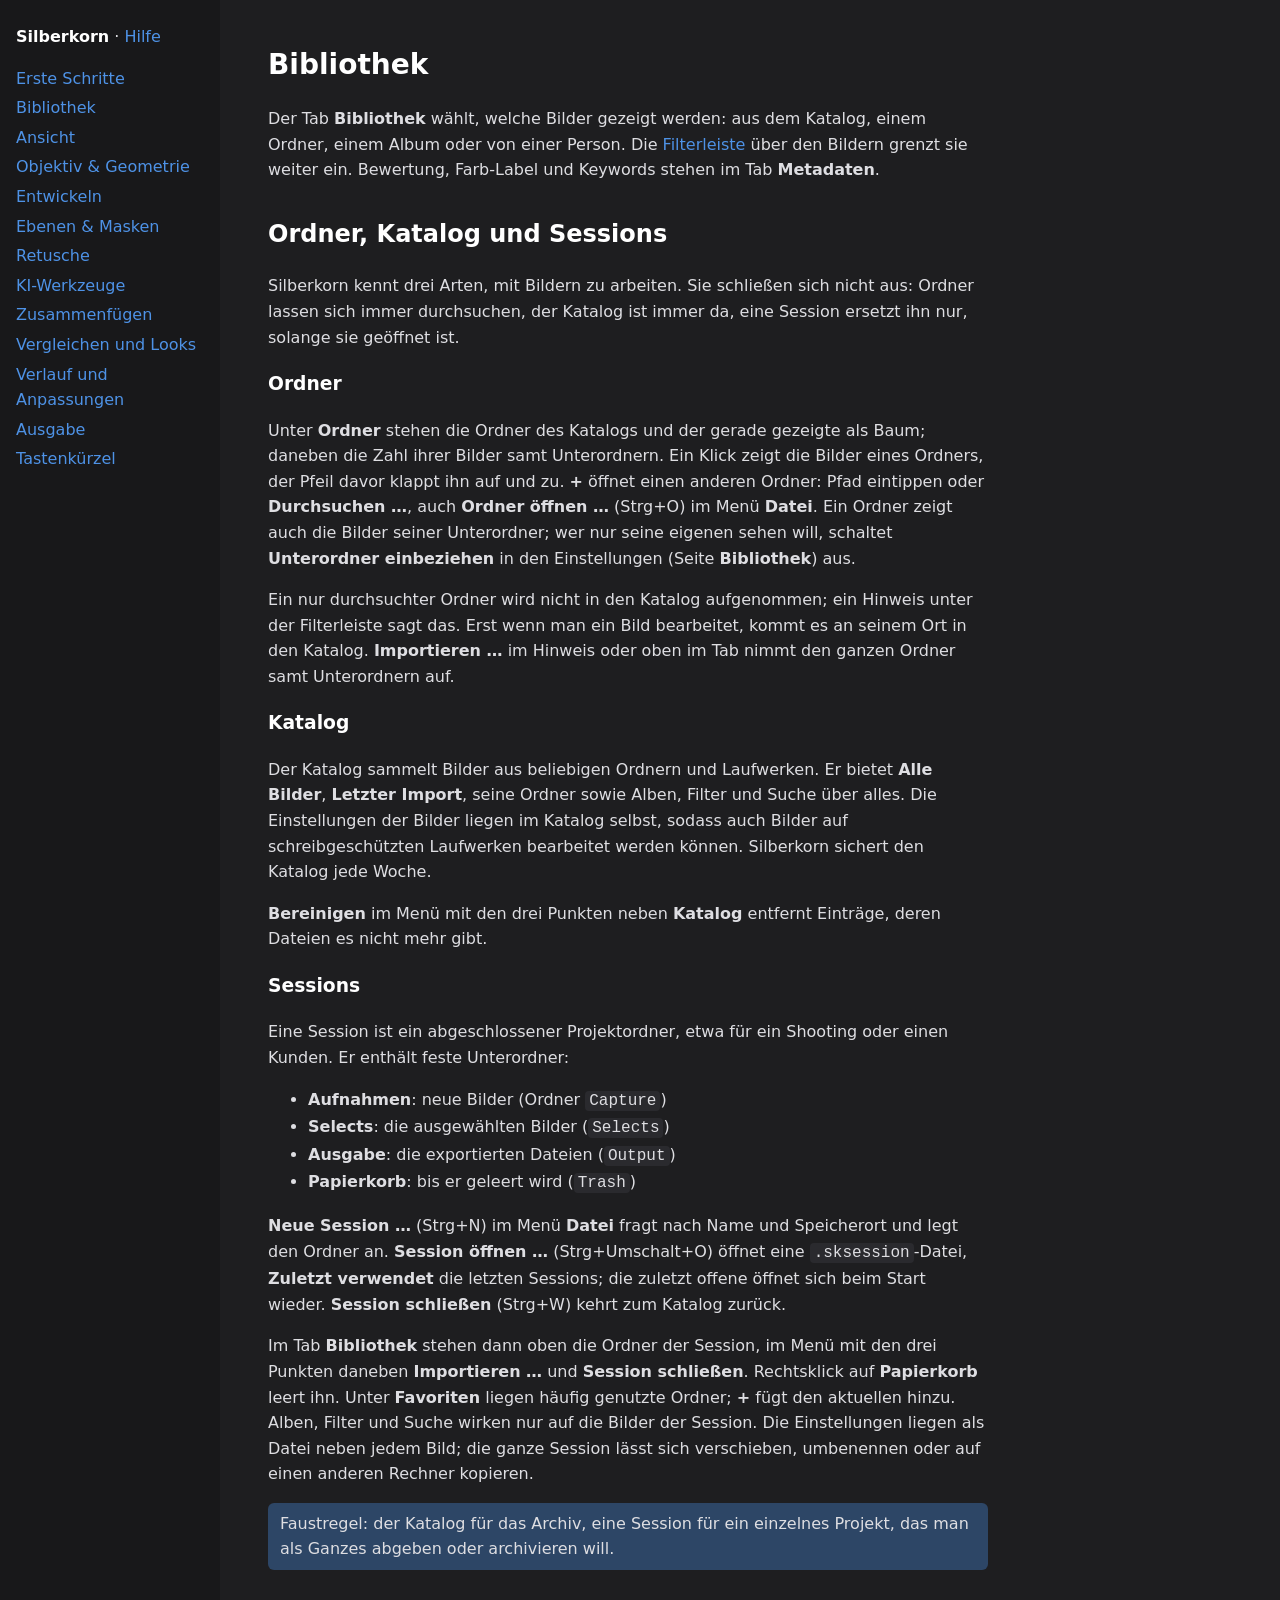
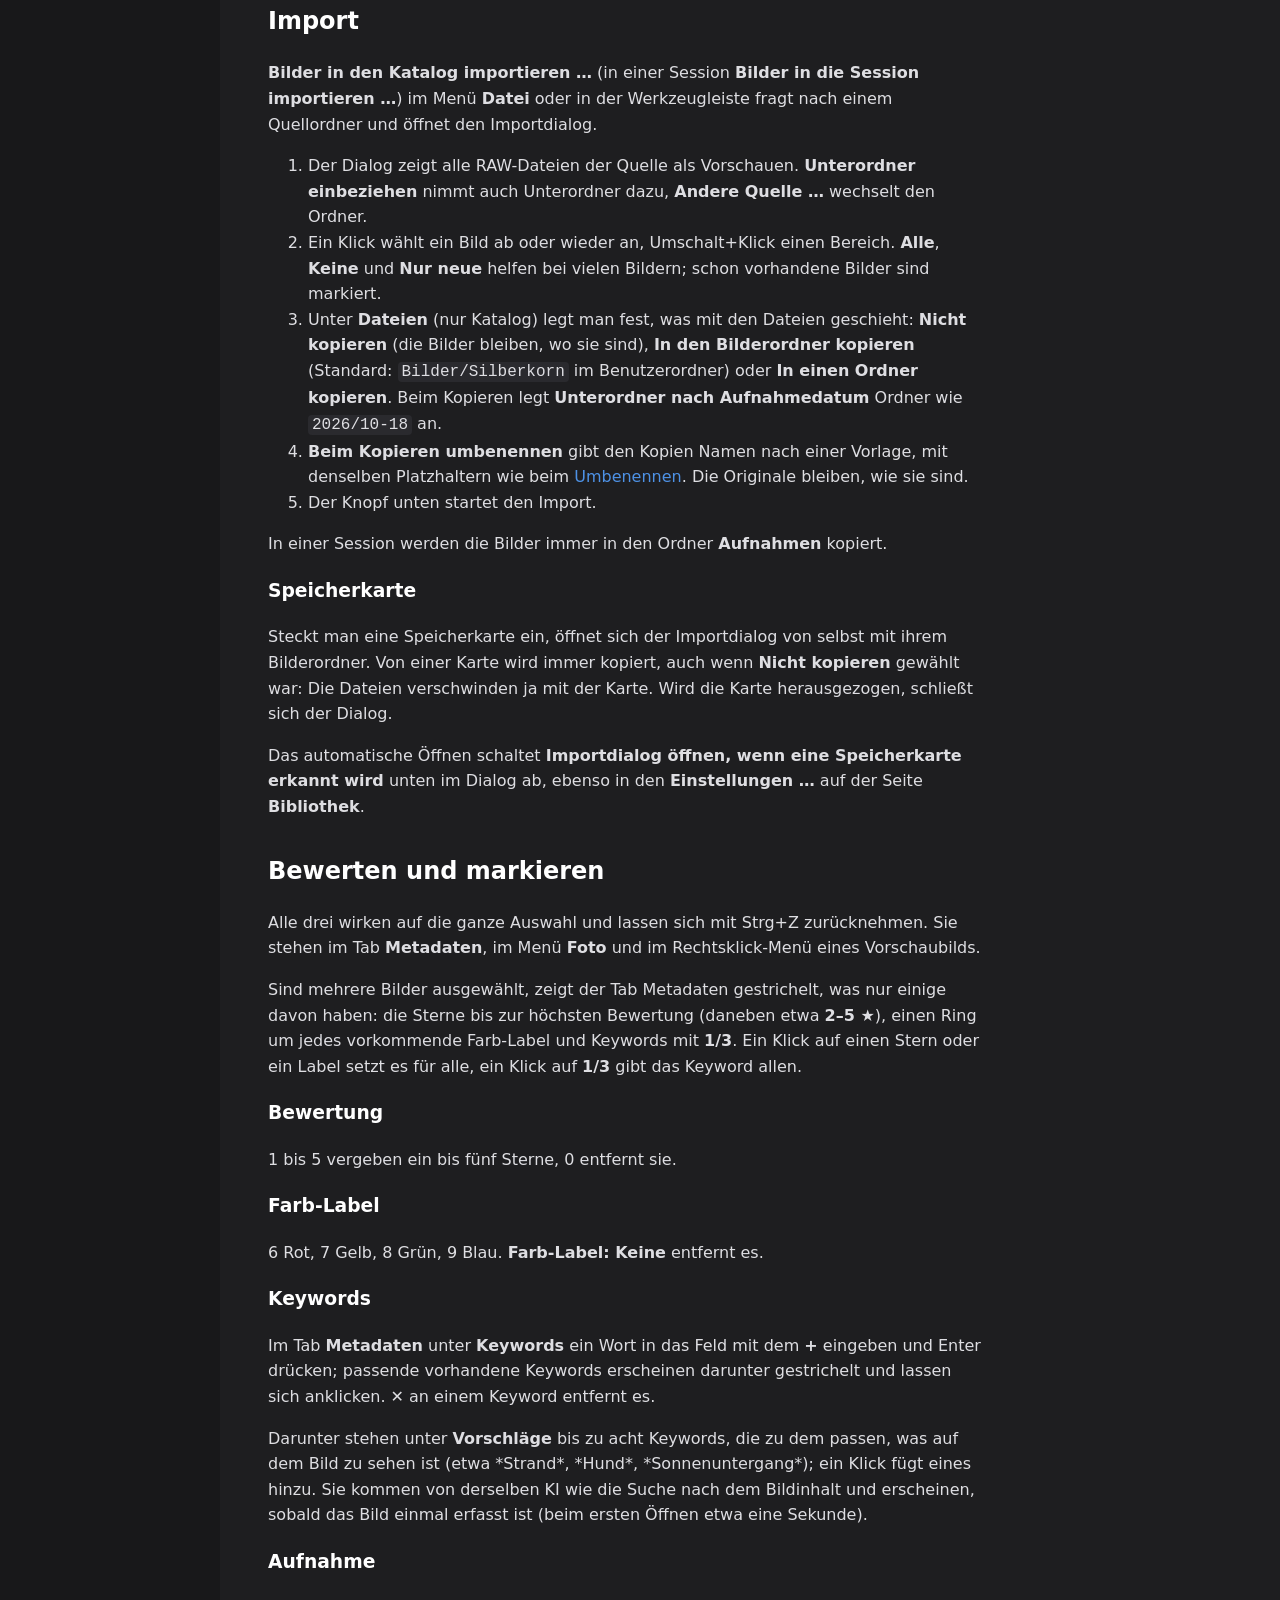
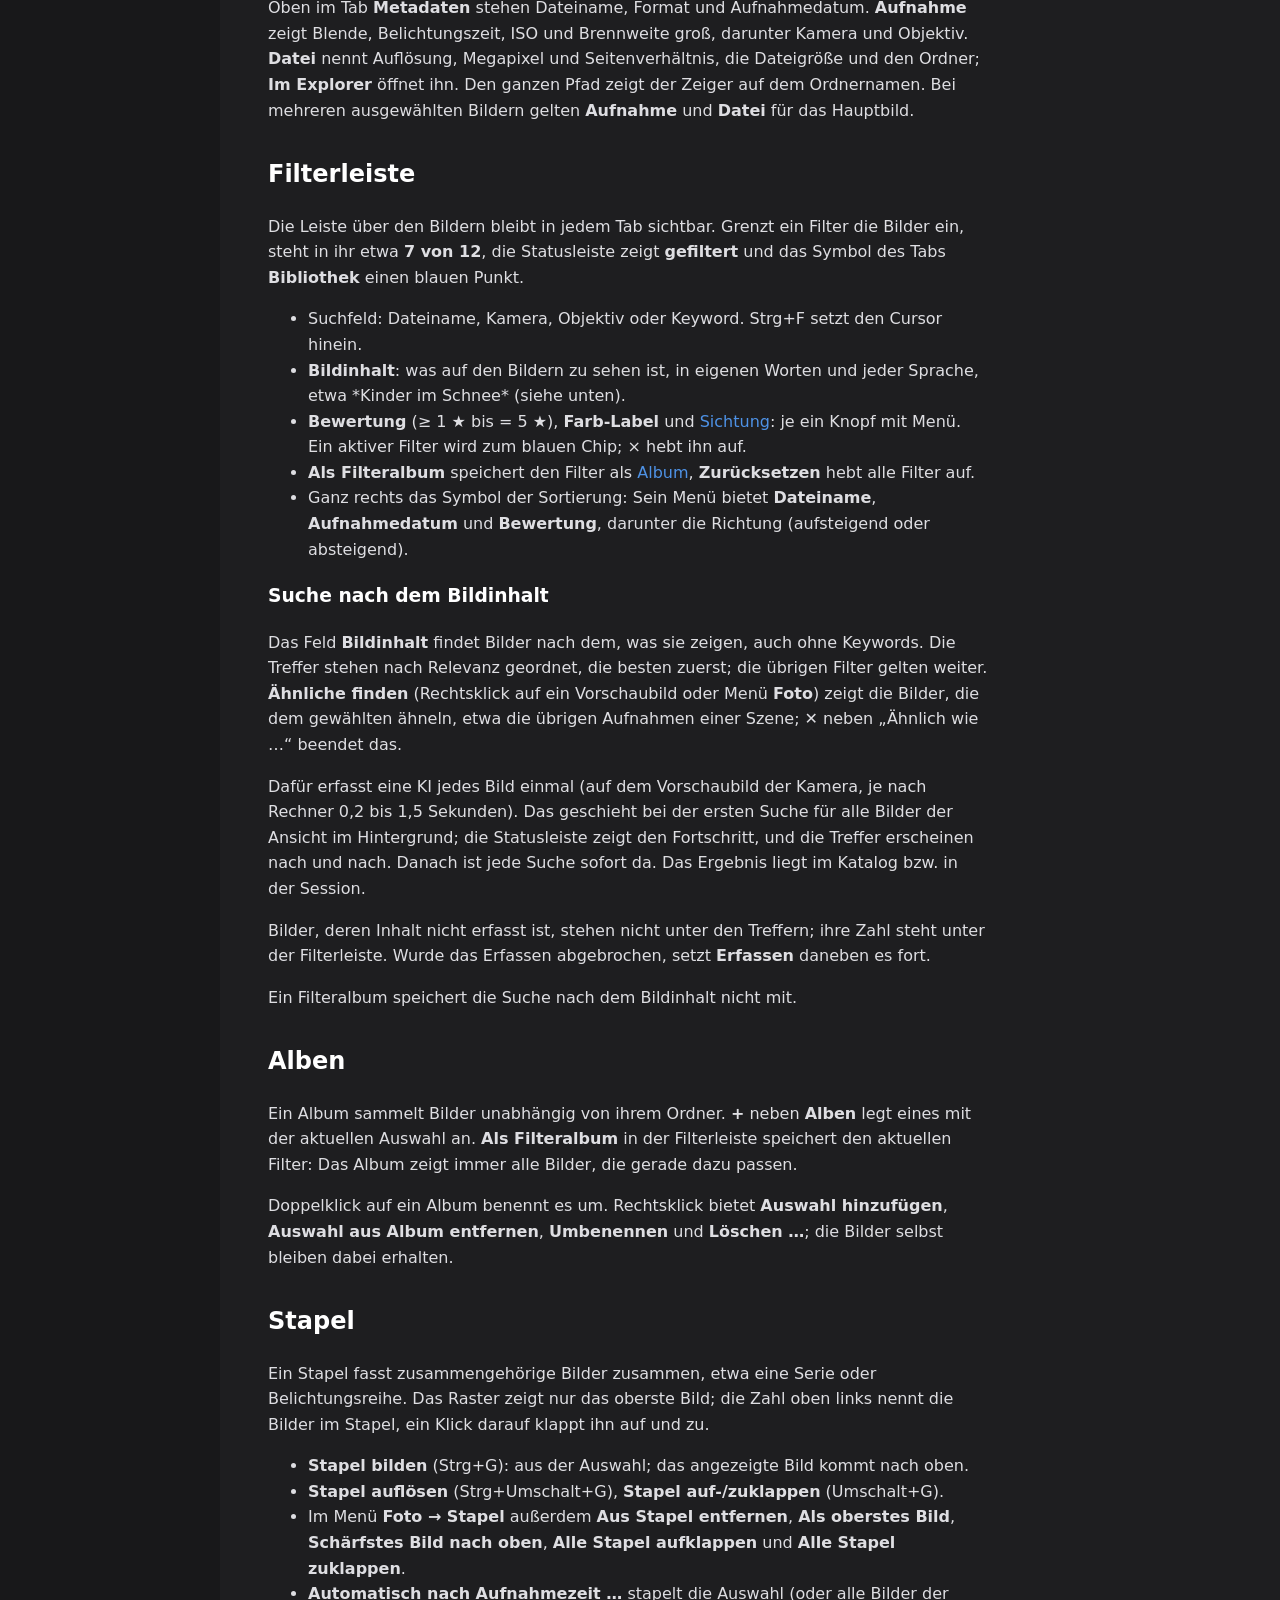
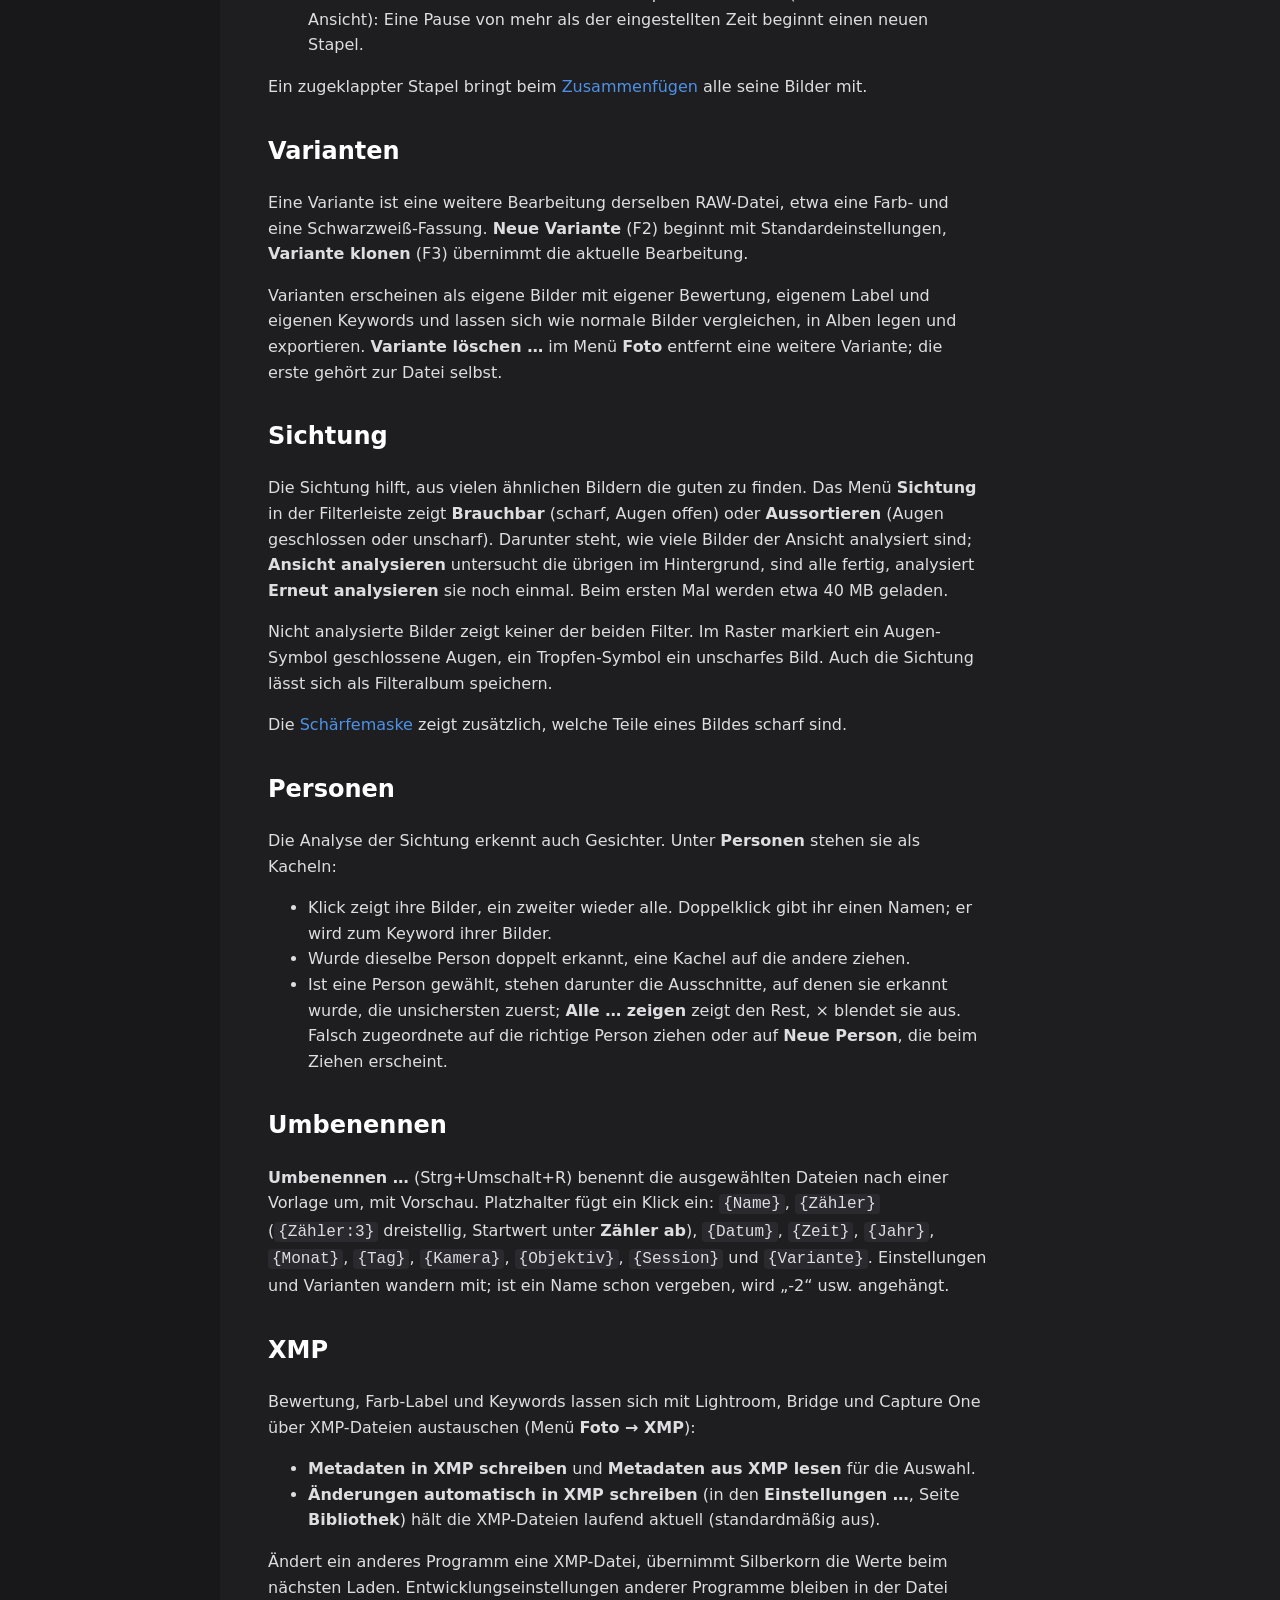
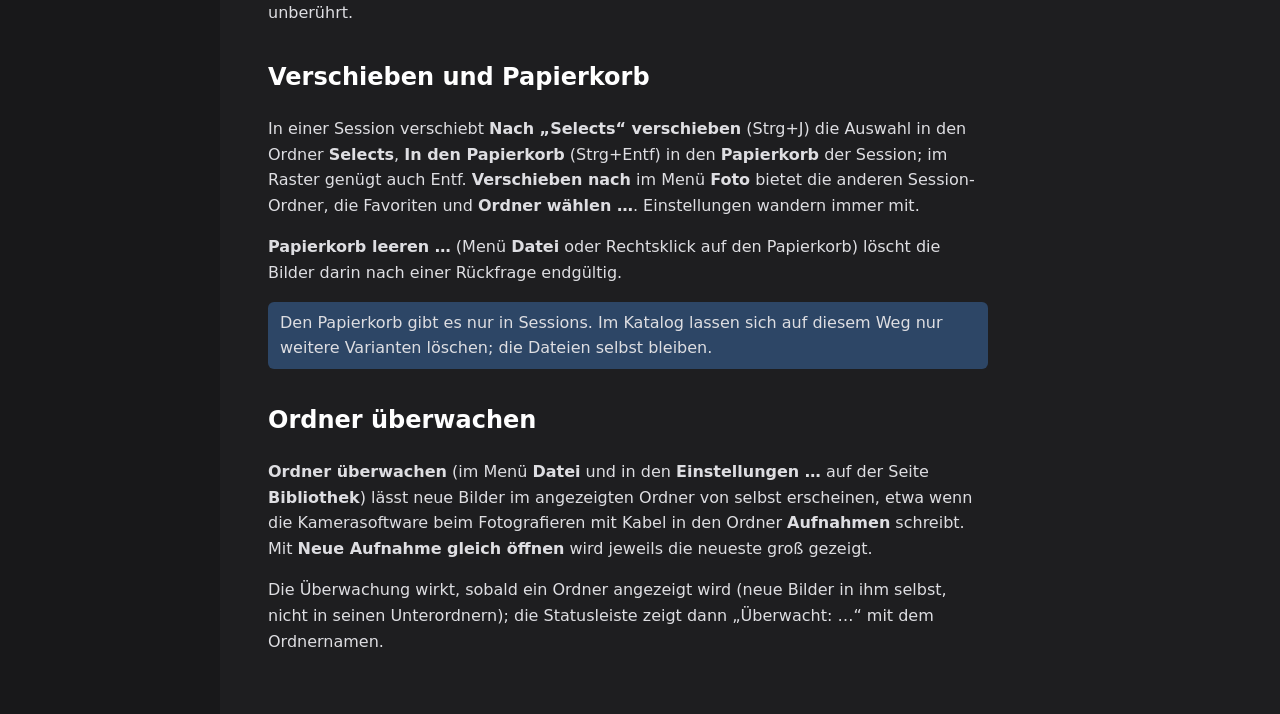
<file: docs/hilfe/bibliothek.html>
<!doctype html>
<html lang="de">
<head>
<meta charset="utf-8">
<meta name="viewport" content="width=device-width, initial-scale=1">
<title>Bibliothek – Silberkorn</title>
<link rel="stylesheet" href="hilfe.css">
</head>
<body>
<nav><a class="home" href="../index.html">Silberkorn</a> · <a href="index.html">Hilfe</a>
<ul>
<li><a href="erste-schritte.html">Erste Schritte</a></li>
<li><a href="bibliothek.html">Bibliothek</a></li>
<li><a href="ansicht.html">Ansicht</a></li>
<li><a href="objektiv.html">Objektiv &amp; Geometrie</a></li>
<li><a href="entwickeln.html">Entwickeln</a></li>
<li><a href="ebenen-masken.html">Ebenen &amp; Masken</a></li>
<li><a href="retusche.html">Retusche</a></li>
<li><a href="ki-werkzeuge.html">KI-Werkzeuge</a></li>
<li><a href="zusammenfuegen.html">Zusammenfügen</a></li>
<li><a href="vergleichen.html">Vergleichen und Looks</a></li>
<li><a href="verlauf.html">Verlauf und Anpassungen</a></li>
<li><a href="ausgabe.html">Ausgabe</a></li>
<li><a href="tastenkuerzel.html">Tastenkürzel</a></li>
</ul></nav>
<main>
<h1 id="bibliothek">Bibliothek</h1>
<p>Der Tab <b>Bibliothek</b> wählt, welche Bilder gezeigt werden: aus dem Katalog, einem Ordner, einem Album oder von einer Person. Die <a href="#filterleiste">Filterleiste</a> über den Bildern grenzt sie weiter ein. Bewertung, Farb-Label und Keywords stehen im Tab <b>Metadaten</b>.</p>
<h2 id="ordner-katalog-und-sessions">Ordner, Katalog und Sessions</h2>
<p>Silberkorn kennt drei Arten, mit Bildern zu arbeiten. Sie schließen sich nicht aus: Ordner lassen sich immer durchsuchen, der Katalog ist immer da, eine Session ersetzt ihn nur, solange sie geöffnet ist.</p>
<h3 id="ordner">Ordner</h3>
<p>Unter <b>Ordner</b> stehen die Ordner des Katalogs und der gerade gezeigte als Baum; daneben die Zahl ihrer Bilder samt Unterordnern. Ein Klick zeigt die Bilder eines Ordners, der Pfeil davor klappt ihn auf und zu. <b>+</b> öffnet einen anderen Ordner: Pfad eintippen oder <b>Durchsuchen …</b>, auch <b>Ordner öffnen …</b> (Strg+O) im Menü <b>Datei</b>. Ein Ordner zeigt auch die Bilder seiner Unterordner; wer nur seine eigenen sehen will, schaltet <b>Unterordner einbeziehen</b> in den Einstellungen (Seite <b>Bibliothek</b>) aus.</p>
<p>Ein nur durchsuchter Ordner wird nicht in den Katalog aufgenommen; ein Hinweis unter der Filterleiste sagt das. Erst wenn man ein Bild bearbeitet, kommt es an seinem Ort in den Katalog. <b>Importieren …</b> im Hinweis oder oben im Tab nimmt den ganzen Ordner samt Unterordnern auf.</p>
<h3 id="katalog">Katalog</h3>
<p>Der Katalog sammelt Bilder aus beliebigen Ordnern und Laufwerken. Er bietet <b>Alle Bilder</b>, <b>Letzter Import</b>, seine Ordner sowie Alben, Filter und Suche über alles. Die Einstellungen der Bilder liegen im Katalog selbst, sodass auch Bilder auf schreibgeschützten Laufwerken bearbeitet werden können. Silberkorn sichert den Katalog jede Woche.</p>
<p><b>Bereinigen</b> im Menü mit den drei Punkten neben <b>Katalog</b> entfernt Einträge, deren Dateien es nicht mehr gibt.</p>
<h3 id="sessions">Sessions</h3>
<p>Eine Session ist ein abgeschlossener Projektordner, etwa für ein Shooting oder einen Kunden. Er enthält feste Unterordner:</p>
<ul>
<li><b>Aufnahmen</b>: neue Bilder (Ordner <code>Capture</code>)</li>
<li><b>Selects</b>: die ausgewählten Bilder (<code>Selects</code>)</li>
<li><b>Ausgabe</b>: die exportierten Dateien (<code>Output</code>)</li>
<li><b>Papierkorb</b>: bis er geleert wird (<code>Trash</code>)</li>
</ul>
<p><b>Neue Session …</b> (Strg+N) im Menü <b>Datei</b> fragt nach Name und Speicherort und legt den Ordner an. <b>Session öffnen …</b> (Strg+Umschalt+O) öffnet eine <code>.sksession</code>-Datei, <b>Zuletzt verwendet</b> die letzten Sessions; die zuletzt offene öffnet sich beim Start wieder. <b>Session schließen</b> (Strg+W) kehrt zum Katalog zurück.</p>
<p>Im Tab <b>Bibliothek</b> stehen dann oben die Ordner der Session, im Menü mit den drei Punkten daneben <b>Importieren …</b> und <b>Session schließen</b>. Rechtsklick auf <b>Papierkorb</b> leert ihn. Unter <b>Favoriten</b> liegen häufig genutzte Ordner; <b>+</b> fügt den aktuellen hinzu. Alben, Filter und Suche wirken nur auf die Bilder der Session. Die Einstellungen liegen als Datei neben jedem Bild; die ganze Session lässt sich verschieben, umbenennen oder auf einen anderen Rechner kopieren.</p>
<p class="note">Faustregel: der Katalog für das Archiv, eine Session für ein einzelnes Projekt, das man als Ganzes abgeben oder archivieren will.</p>
<h2 id="import">Import</h2>
<p><b>Bilder in den Katalog importieren …</b> (in einer Session <b>Bilder in die Session importieren …</b>) im Menü <b>Datei</b> oder in der Werkzeugleiste fragt nach einem Quellordner und öffnet den Importdialog.</p>
<ol>
<li>Der Dialog zeigt alle RAW-Dateien der Quelle als Vorschauen. <b>Unterordner einbeziehen</b> nimmt auch Unterordner dazu, <b>Andere Quelle …</b> wechselt den Ordner.</li>
<li>Ein Klick wählt ein Bild ab oder wieder an, Umschalt+Klick einen Bereich. <b>Alle</b>, <b>Keine</b> und <b>Nur neue</b> helfen bei vielen Bildern; schon vorhandene Bilder sind markiert.</li>
<li>Unter <b>Dateien</b> (nur Katalog) legt man fest, was mit den Dateien geschieht: <b>Nicht kopieren</b> (die Bilder bleiben, wo sie sind), <b>In den Bilderordner kopieren</b> (Standard: <code>Bilder/Silberkorn</code> im Benutzerordner) oder <b>In einen Ordner kopieren</b>. Beim Kopieren legt <b>Unterordner nach Aufnahmedatum</b> Ordner wie <code>2026/10-18</code> an.</li>
<li><b>Beim Kopieren umbenennen</b> gibt den Kopien Namen nach einer Vorlage, mit denselben Platzhaltern wie beim <a href="bibliothek.html#umbenennen">Umbenennen</a>. Die Originale bleiben, wie sie sind.</li>
<li>Der Knopf unten startet den Import.</li>
</ol>
<p>In einer Session werden die Bilder immer in den Ordner <b>Aufnahmen</b> kopiert.</p>
<h3 id="speicherkarte">Speicherkarte</h3>
<p>Steckt man eine Speicherkarte ein, öffnet sich der Importdialog von selbst mit ihrem Bilderordner. Von einer Karte wird immer kopiert, auch wenn <b>Nicht kopieren</b> gewählt war: Die Dateien verschwinden ja mit der Karte. Wird die Karte herausgezogen, schließt sich der Dialog.</p>
<p>Das automatische Öffnen schaltet <b>Importdialog öffnen, wenn eine Speicherkarte erkannt wird</b> unten im Dialog ab, ebenso in den <b>Einstellungen …</b> auf der Seite <b>Bibliothek</b>.</p>
<h2 id="bewerten-und-markieren">Bewerten und markieren</h2>
<p>Alle drei wirken auf die ganze Auswahl und lassen sich mit Strg+Z zurücknehmen. Sie stehen im Tab <b>Metadaten</b>, im Menü <b>Foto</b> und im Rechtsklick-Menü eines Vorschaubilds.</p>
<p>Sind mehrere Bilder ausgewählt, zeigt der Tab Metadaten gestrichelt, was nur einige davon haben: die Sterne bis zur höchsten Bewertung (daneben etwa <b>2–5 ★</b>), einen Ring um jedes vorkommende Farb-Label und Keywords mit <b>1/3</b>. Ein Klick auf einen Stern oder ein Label setzt es für alle, ein Klick auf <b>1/3</b> gibt das Keyword allen.</p>
<h3 id="bewertung">Bewertung</h3>
<p>1 bis 5 vergeben ein bis fünf Sterne, 0 entfernt sie.</p>
<h3 id="farb-label">Farb-Label</h3>
<p>6 Rot, 7 Gelb, 8 Grün, 9 Blau. <b>Farb-Label: Keine</b> entfernt es.</p>
<h3 id="keywords">Keywords</h3>
<p>Im Tab <b>Metadaten</b> unter <b>Keywords</b> ein Wort in das Feld mit dem <b>+</b> eingeben und Enter drücken; passende vorhandene Keywords erscheinen darunter gestrichelt und lassen sich anklicken. ✕ an einem Keyword entfernt es.</p>
<p>Darunter stehen unter <b>Vorschläge</b> bis zu acht Keywords, die zu dem passen, was auf dem Bild zu sehen ist (etwa *Strand*, *Hund*, *Sonnenuntergang*); ein Klick fügt eines hinzu. Sie kommen von derselben KI wie die Suche nach dem Bildinhalt und erscheinen, sobald das Bild einmal erfasst ist (beim ersten Öffnen etwa eine Sekunde).</p>
<h3 id="aufnahme">Aufnahme</h3>
<p>Oben im Tab <b>Metadaten</b> stehen Dateiname, Format und Aufnahmedatum. <b>Aufnahme</b> zeigt Blende, Belichtungszeit, ISO und Brennweite groß, darunter Kamera und Objektiv. <b>Datei</b> nennt Auflösung, Megapixel und Seitenverhältnis, die Dateigröße und den Ordner; <b>Im Explorer</b> öffnet ihn. Den ganzen Pfad zeigt der Zeiger auf dem Ordnernamen. Bei mehreren ausgewählten Bildern gelten <b>Aufnahme</b> und <b>Datei</b> für das Hauptbild.</p>
<h2 id="filterleiste">Filterleiste</h2>
<p>Die Leiste über den Bildern bleibt in jedem Tab sichtbar. Grenzt ein Filter die Bilder ein, steht in ihr etwa <b>7 von 12</b>, die Statusleiste zeigt <b>gefiltert</b> und das Symbol des Tabs <b>Bibliothek</b> einen blauen Punkt.</p>
<ul>
<li>Suchfeld: Dateiname, Kamera, Objektiv oder Keyword. Strg+F setzt den Cursor hinein.</li>
<li><b>Bildinhalt</b>: was auf den Bildern zu sehen ist, in eigenen Worten und jeder Sprache, etwa *Kinder im Schnee* (siehe unten).</li>
<li><b>Bewertung</b> (≥ 1 ★ bis = 5 ★), <b>Farb-Label</b> und <a href="#sichtung">Sichtung</a>: je ein Knopf mit Menü. Ein aktiver Filter wird zum blauen Chip; × hebt ihn auf.</li>
<li><b>Als Filteralbum</b> speichert den Filter als <a href="#alben">Album</a>, <b>Zurücksetzen</b> hebt alle Filter auf.</li>
<li>Ganz rechts das Symbol der Sortierung: Sein Menü bietet <b>Dateiname</b>, <b>Aufnahmedatum</b> und <b>Bewertung</b>, darunter die Richtung (aufsteigend oder absteigend).</li>
</ul>
<h3 id="suche-nach-dem-bildinhalt">Suche nach dem Bildinhalt</h3>
<p>Das Feld <b>Bildinhalt</b> findet Bilder nach dem, was sie zeigen, auch ohne Keywords. Die Treffer stehen nach Relevanz geordnet, die besten zuerst; die übrigen Filter gelten weiter. <b>Ähnliche finden</b> (Rechtsklick auf ein Vorschaubild oder Menü <b>Foto</b>) zeigt die Bilder, die dem gewählten ähneln, etwa die übrigen Aufnahmen einer Szene; ✕ neben „Ähnlich wie …“ beendet das.</p>
<p>Dafür erfasst eine KI jedes Bild einmal (auf dem Vorschaubild der Kamera, je nach Rechner 0,2 bis 1,5 Sekunden). Das geschieht bei der ersten Suche für alle Bilder der Ansicht im Hintergrund; die Statusleiste zeigt den Fortschritt, und die Treffer erscheinen nach und nach. Danach ist jede Suche sofort da. Das Ergebnis liegt im Katalog bzw. in der Session.</p>
<p>Bilder, deren Inhalt nicht erfasst ist, stehen nicht unter den Treffern; ihre Zahl steht unter der Filterleiste. Wurde das Erfassen abgebrochen, setzt <b>Erfassen</b> daneben es fort.</p>
<p>Ein Filteralbum speichert die Suche nach dem Bildinhalt nicht mit.</p>
<h2 id="alben">Alben</h2>
<p>Ein Album sammelt Bilder unabhängig von ihrem Ordner. <b>+</b> neben <b>Alben</b> legt eines mit der aktuellen Auswahl an. <b>Als Filteralbum</b> in der Filterleiste speichert den aktuellen Filter: Das Album zeigt immer alle Bilder, die gerade dazu passen.</p>
<p>Doppelklick auf ein Album benennt es um. Rechtsklick bietet <b>Auswahl hinzufügen</b>, <b>Auswahl aus Album entfernen</b>, <b>Umbenennen</b> und <b>Löschen …</b>; die Bilder selbst bleiben dabei erhalten.</p>
<h2 id="stapel">Stapel</h2>
<p>Ein Stapel fasst zusammengehörige Bilder zusammen, etwa eine Serie oder Belichtungsreihe. Das Raster zeigt nur das oberste Bild; die Zahl oben links nennt die Bilder im Stapel, ein Klick darauf klappt ihn auf und zu.</p>
<ul>
<li><b>Stapel bilden</b> (Strg+G): aus der Auswahl; das angezeigte Bild kommt nach oben.</li>
<li><b>Stapel auflösen</b> (Strg+Umschalt+G), <b>Stapel auf-/zuklappen</b> (Umschalt+G).</li>
<li>Im Menü <b>Foto → Stapel</b> außerdem <b>Aus Stapel entfernen</b>, <b>Als oberstes Bild</b>, <b>Schärfstes Bild nach oben</b>, <b>Alle Stapel aufklappen</b> und <b>Alle Stapel zuklappen</b>.</li>
<li><b>Automatisch nach Aufnahmezeit …</b> stapelt die Auswahl (oder alle Bilder der Ansicht): Eine Pause von mehr als der eingestellten Zeit beginnt einen neuen Stapel.</li>
</ul>
<p>Ein zugeklappter Stapel bringt beim <a href="zusammenfuegen.html">Zusammenfügen</a> alle seine Bilder mit.</p>
<h2 id="varianten">Varianten</h2>
<p>Eine Variante ist eine weitere Bearbeitung derselben RAW-Datei, etwa eine Farb- und eine Schwarzweiß-Fassung. <b>Neue Variante</b> (F2) beginnt mit Standardeinstellungen, <b>Variante klonen</b> (F3) übernimmt die aktuelle Bearbeitung.</p>
<p>Varianten erscheinen als eigene Bilder mit eigener Bewertung, eigenem Label und eigenen Keywords und lassen sich wie normale Bilder vergleichen, in Alben legen und exportieren. <b>Variante löschen …</b> im Menü <b>Foto</b> entfernt eine weitere Variante; die erste gehört zur Datei selbst.</p>
<h2 id="sichtung">Sichtung</h2>
<p>Die Sichtung hilft, aus vielen ähnlichen Bildern die guten zu finden. Das Menü <b>Sichtung</b> in der Filterleiste zeigt <b>Brauchbar</b> (scharf, Augen offen) oder <b>Aussortieren</b> (Augen geschlossen oder unscharf). Darunter steht, wie viele Bilder der Ansicht analysiert sind; <b>Ansicht analysieren</b> untersucht die übrigen im Hintergrund, sind alle fertig, analysiert <b>Erneut analysieren</b> sie noch einmal. Beim ersten Mal werden etwa 40 MB geladen.</p>
<p>Nicht analysierte Bilder zeigt keiner der beiden Filter. Im Raster markiert ein Augen-Symbol geschlossene Augen, ein Tropfen-Symbol ein unscharfes Bild. Auch die Sichtung lässt sich als Filteralbum speichern.</p>
<p>Die <a href="ansicht.html#schärfemaske">Schärfemaske</a> zeigt zusätzlich, welche Teile eines Bildes scharf sind.</p>
<h2 id="personen">Personen</h2>
<p>Die Analyse der Sichtung erkennt auch Gesichter. Unter <b>Personen</b> stehen sie als Kacheln:</p>
<ul>
<li>Klick zeigt ihre Bilder, ein zweiter wieder alle. Doppelklick gibt ihr einen Namen; er wird zum Keyword ihrer Bilder.</li>
<li>Wurde dieselbe Person doppelt erkannt, eine Kachel auf die andere ziehen.</li>
<li>Ist eine Person gewählt, stehen darunter die Ausschnitte, auf denen sie erkannt wurde, die unsichersten zuerst; <b>Alle … zeigen</b> zeigt den Rest, × blendet sie aus. Falsch zugeordnete auf die richtige Person ziehen oder auf <b>Neue Person</b>, die beim Ziehen erscheint.</li>
</ul>
<h2 id="umbenennen">Umbenennen</h2>
<p><b>Umbenennen …</b> (Strg+Umschalt+R) benennt die ausgewählten Dateien nach einer Vorlage um, mit Vorschau. Platzhalter fügt ein Klick ein: <code>{Name}</code>, <code>{Zähler}</code> (<code>{Zähler:3}</code> dreistellig, Startwert unter <b>Zähler ab</b>), <code>{Datum}</code>, <code>{Zeit}</code>, <code>{Jahr}</code>, <code>{Monat}</code>, <code>{Tag}</code>, <code>{Kamera}</code>, <code>{Objektiv}</code>, <code>{Session}</code> und <code>{Variante}</code>. Einstellungen und Varianten wandern mit; ist ein Name schon vergeben, wird „-2“ usw. angehängt.</p>
<h2 id="xmp">XMP</h2>
<p>Bewertung, Farb-Label und Keywords lassen sich mit Lightroom, Bridge und Capture One über XMP-Dateien austauschen (Menü <b>Foto → XMP</b>):</p>
<ul>
<li><b>Metadaten in XMP schreiben</b> und <b>Metadaten aus XMP lesen</b> für die Auswahl.</li>
<li><b>Änderungen automatisch in XMP schreiben</b> (in den <b>Einstellungen …</b>, Seite <b>Bibliothek</b>) hält die XMP-Dateien laufend aktuell (standardmäßig aus).</li>
</ul>
<p>Ändert ein anderes Programm eine XMP-Datei, übernimmt Silberkorn die Werte beim nächsten Laden. Entwicklungseinstellungen anderer Programme bleiben in der Datei unberührt.</p>
<h2 id="verschieben-und-papierkorb">Verschieben und Papierkorb</h2>
<p>In einer Session verschiebt <b>Nach „Selects“ verschieben</b> (Strg+J) die Auswahl in den Ordner <b>Selects</b>, <b>In den Papierkorb</b> (Strg+Entf) in den <b>Papierkorb</b> der Session; im Raster genügt auch Entf. <b>Verschieben nach</b> im Menü <b>Foto</b> bietet die anderen Session-Ordner, die Favoriten und <b>Ordner wählen …</b>. Einstellungen wandern immer mit.</p>
<p><b>Papierkorb leeren …</b> (Menü <b>Datei</b> oder Rechtsklick auf den Papierkorb) löscht die Bilder darin nach einer Rückfrage endgültig.</p>
<p class="note">Den Papierkorb gibt es nur in Sessions. Im Katalog lassen sich auf diesem Weg nur weitere Varianten löschen; die Dateien selbst bleiben.</p>
<h2 id="ordner-überwachen">Ordner überwachen</h2>
<p><b>Ordner überwachen</b> (im Menü <b>Datei</b> und in den <b>Einstellungen …</b> auf der Seite <b>Bibliothek</b>) lässt neue Bilder im angezeigten Ordner von selbst erscheinen, etwa wenn die Kamerasoftware beim Fotografieren mit Kabel in den Ordner <b>Aufnahmen</b> schreibt. Mit <b>Neue Aufnahme gleich öffnen</b> wird jeweils die neueste groß gezeigt.</p>
<p>Die Überwachung wirkt, sobald ein Ordner angezeigt wird (neue Bilder in ihm selbst, nicht in seinen Unterordnern); die Statusleiste zeigt dann „Überwacht: …“ mit dem Ordnernamen.</p>
</main>
</body>
</html>
</file>
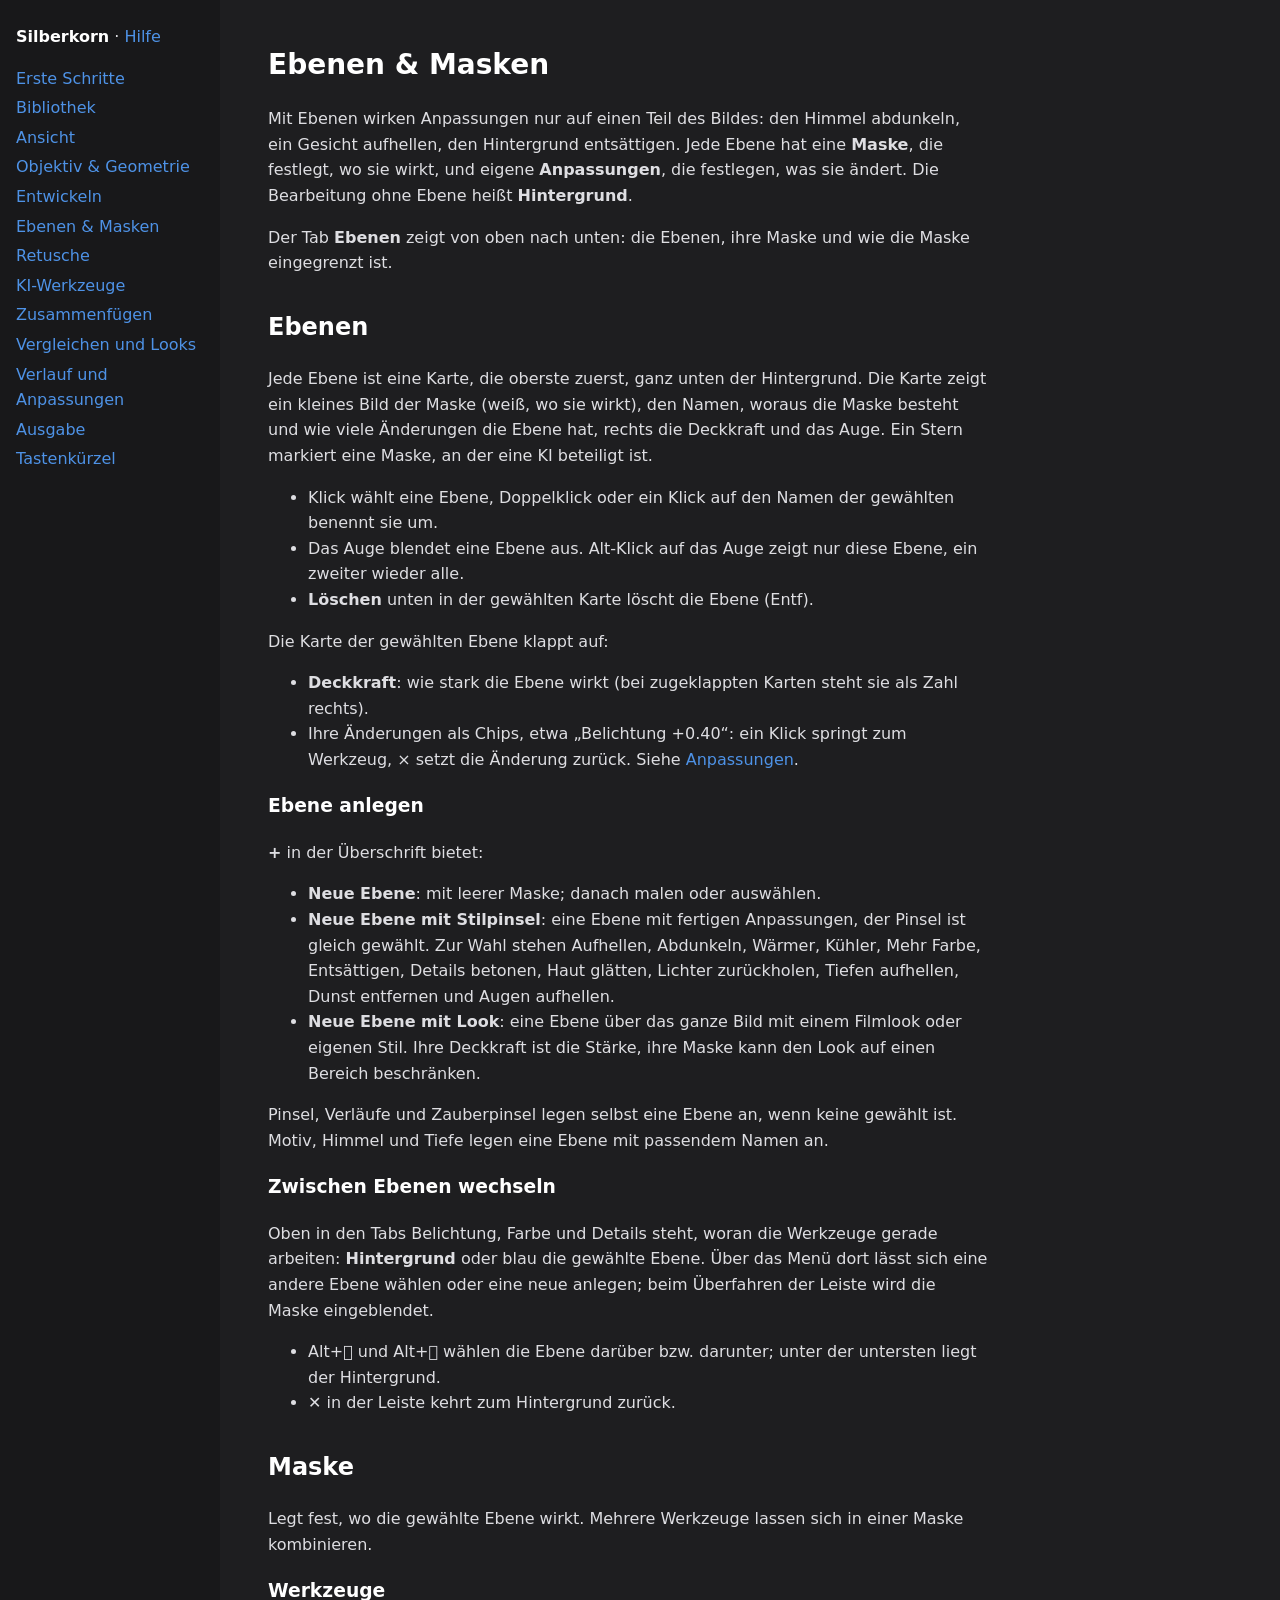
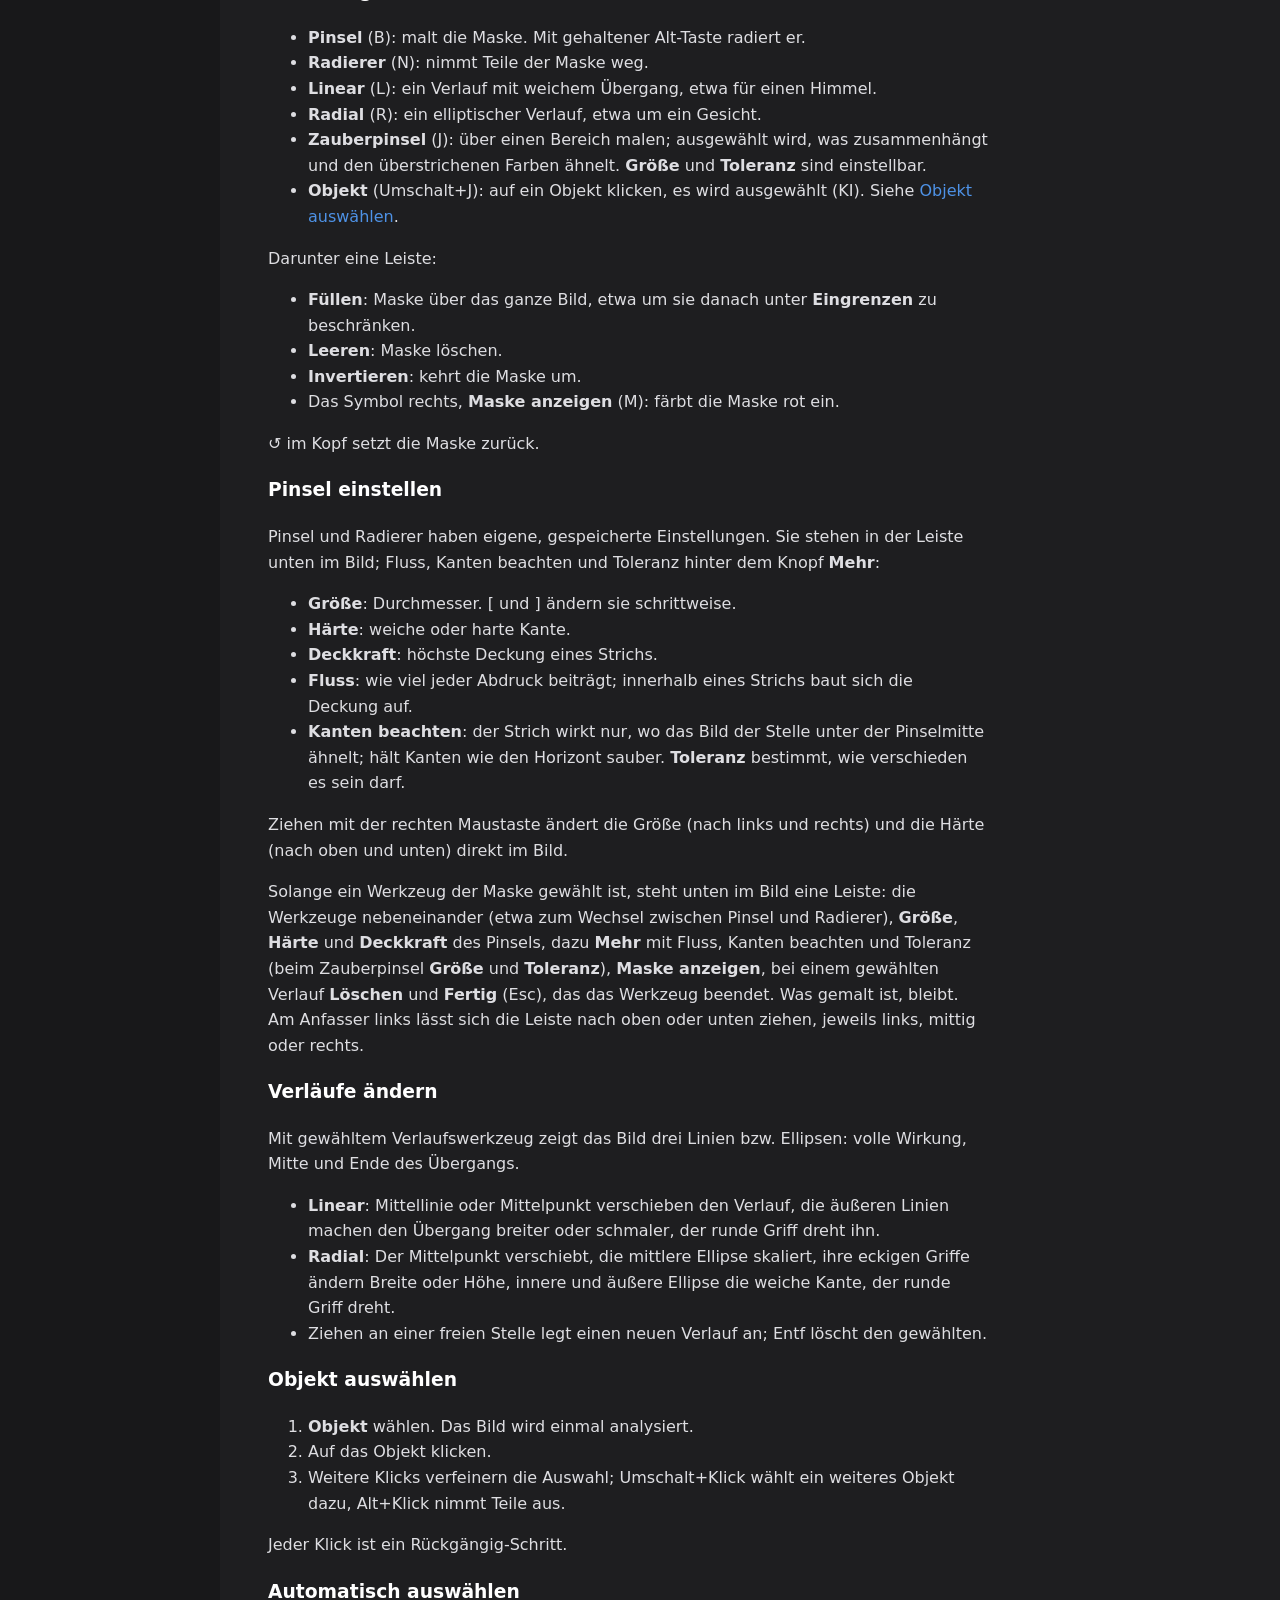
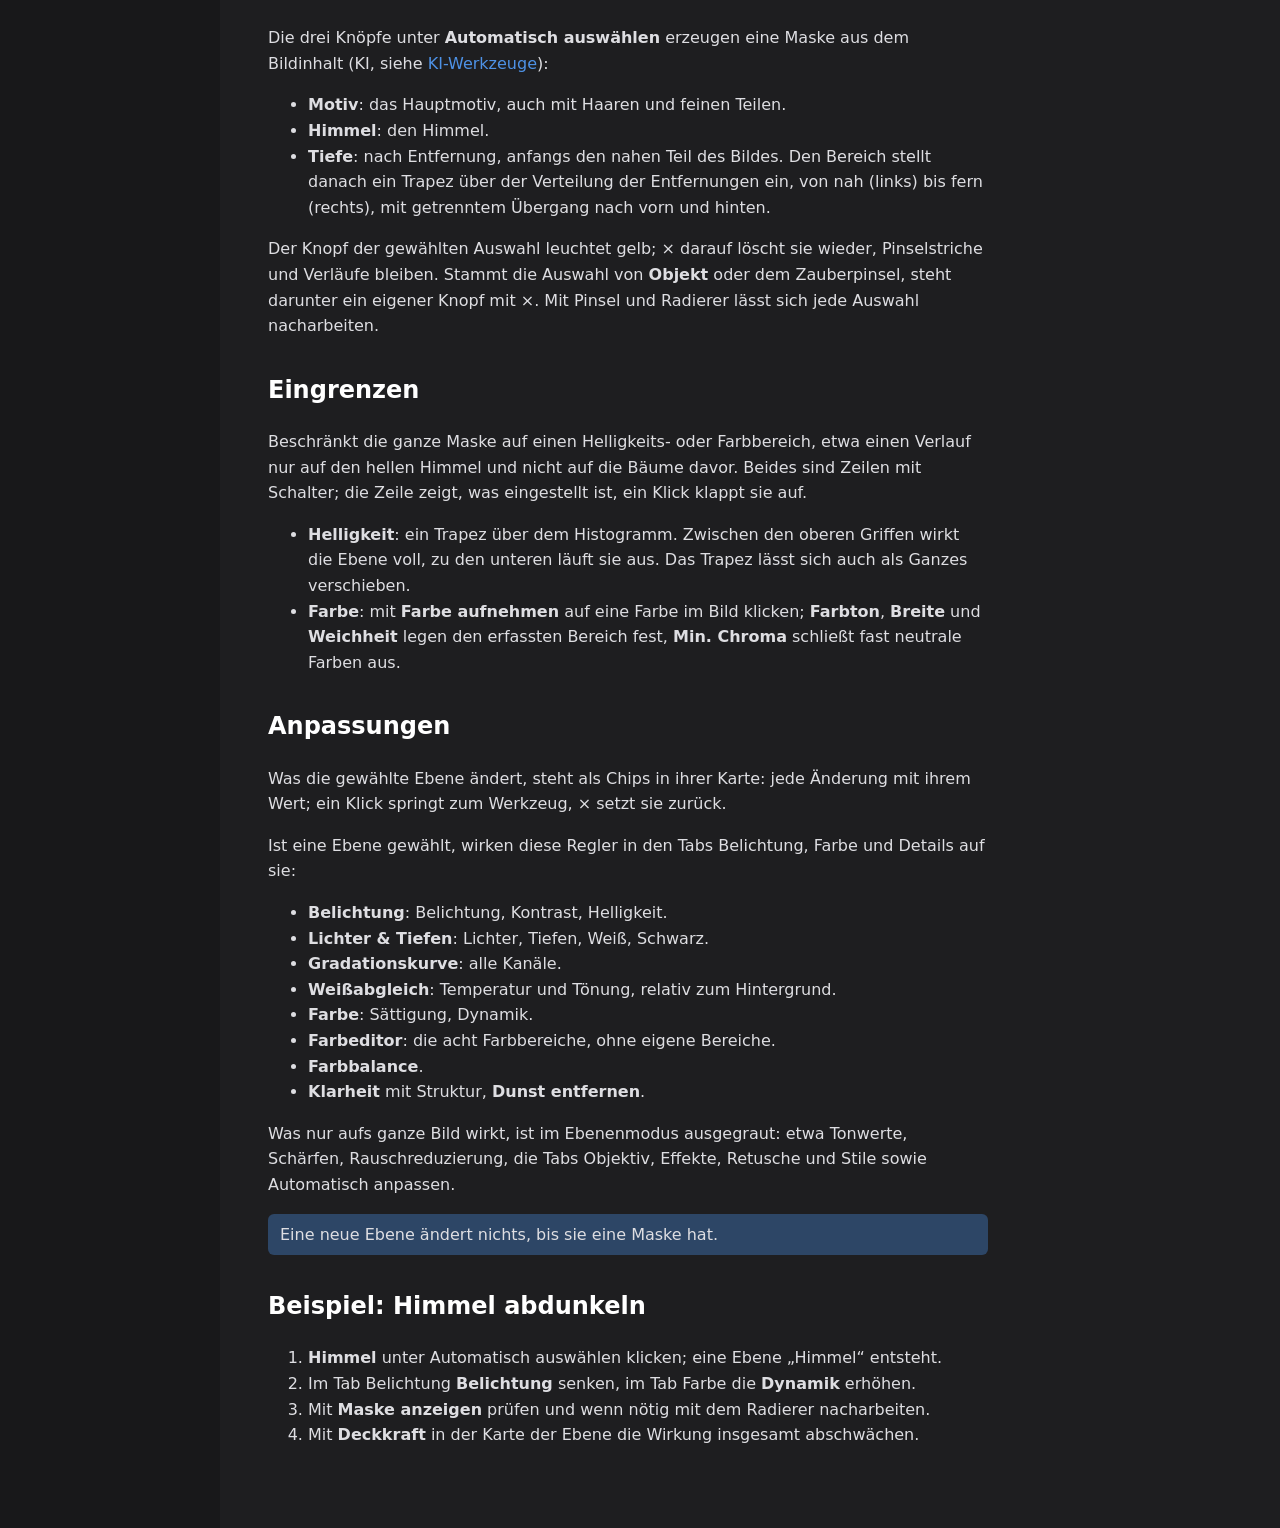
<file: docs/hilfe/ebenen-masken.html>
<!doctype html>
<html lang="de">
<head>
<meta charset="utf-8">
<meta name="viewport" content="width=device-width, initial-scale=1">
<title>Ebenen &amp; Masken – Silberkorn</title>
<link rel="stylesheet" href="hilfe.css">
</head>
<body>
<nav><a class="home" href="../index.html">Silberkorn</a> · <a href="index.html">Hilfe</a>
<ul>
<li><a href="erste-schritte.html">Erste Schritte</a></li>
<li><a href="bibliothek.html">Bibliothek</a></li>
<li><a href="ansicht.html">Ansicht</a></li>
<li><a href="objektiv.html">Objektiv &amp; Geometrie</a></li>
<li><a href="entwickeln.html">Entwickeln</a></li>
<li><a href="ebenen-masken.html">Ebenen &amp; Masken</a></li>
<li><a href="retusche.html">Retusche</a></li>
<li><a href="ki-werkzeuge.html">KI-Werkzeuge</a></li>
<li><a href="zusammenfuegen.html">Zusammenfügen</a></li>
<li><a href="vergleichen.html">Vergleichen und Looks</a></li>
<li><a href="verlauf.html">Verlauf und Anpassungen</a></li>
<li><a href="ausgabe.html">Ausgabe</a></li>
<li><a href="tastenkuerzel.html">Tastenkürzel</a></li>
</ul></nav>
<main>
<h1 id="ebenen-masken">Ebenen &amp; Masken</h1>
<p>Mit Ebenen wirken Anpassungen nur auf einen Teil des Bildes: den Himmel abdunkeln, ein Gesicht aufhellen, den Hintergrund entsättigen. Jede Ebene hat eine <b>Maske</b>, die festlegt, wo sie wirkt, und eigene <b>Anpassungen</b>, die festlegen, was sie ändert. Die Bearbeitung ohne Ebene heißt <b>Hintergrund</b>.</p>
<p>Der Tab <b>Ebenen</b> zeigt von oben nach unten: die Ebenen, ihre Maske und wie die Maske eingegrenzt ist.</p>
<h2 id="ebenen">Ebenen</h2>
<p>Jede Ebene ist eine Karte, die oberste zuerst, ganz unten der Hintergrund. Die Karte zeigt ein kleines Bild der Maske (weiß, wo sie wirkt), den Namen, woraus die Maske besteht und wie viele Änderungen die Ebene hat, rechts die Deckkraft und das Auge. Ein Stern markiert eine Maske, an der eine KI beteiligt ist.</p>
<ul>
<li>Klick wählt eine Ebene, Doppelklick oder ein Klick auf den Namen der gewählten benennt sie um.</li>
<li>Das Auge blendet eine Ebene aus. Alt-Klick auf das Auge zeigt nur diese Ebene, ein zweiter wieder alle.</li>
<li><b>Löschen</b> unten in der gewählten Karte löscht die Ebene (Entf).</li>
</ul>
<p>Die Karte der gewählten Ebene klappt auf:</p>
<ul>
<li><b>Deckkraft</b>: wie stark die Ebene wirkt (bei zugeklappten Karten steht sie als Zahl rechts).</li>
<li>Ihre Änderungen als Chips, etwa „Belichtung +0.40“: ein Klick springt zum Werkzeug, × setzt die Änderung zurück. Siehe <a href="ebenen-masken.html#anpassungen">Anpassungen</a>.</li>
</ul>
<h3 id="ebene-anlegen">Ebene anlegen</h3>
<p><b>+</b> in der Überschrift bietet:</p>
<ul>
<li><b>Neue Ebene</b>: mit leerer Maske; danach malen oder auswählen.</li>
<li><b>Neue Ebene mit Stilpinsel</b>: eine Ebene mit fertigen Anpassungen, der Pinsel ist gleich gewählt. Zur Wahl stehen Aufhellen, Abdunkeln, Wärmer, Kühler, Mehr Farbe, Entsättigen, Details betonen, Haut glätten, Lichter zurückholen, Tiefen aufhellen, Dunst entfernen und Augen aufhellen.</li>
<li><b>Neue Ebene mit Look</b>: eine Ebene über das ganze Bild mit einem Filmlook oder eigenen Stil. Ihre Deckkraft ist die Stärke, ihre Maske kann den Look auf einen Bereich beschränken.</li>
</ul>
<p>Pinsel, Verläufe und Zauberpinsel legen selbst eine Ebene an, wenn keine gewählt ist. Motiv, Himmel und Tiefe legen eine Ebene mit passendem Namen an.</p>
<h3 id="zwischen-ebenen-wechseln">Zwischen Ebenen wechseln</h3>
<p>Oben in den Tabs Belichtung, Farbe und Details steht, woran die Werkzeuge gerade arbeiten: <b>Hintergrund</b> oder blau die gewählte Ebene. Über das Menü dort lässt sich eine andere Ebene wählen oder eine neue anlegen; beim Überfahren der Leiste wird die Maske eingeblendet.</p>
<ul>
<li>Alt+ und Alt+ wählen die Ebene darüber bzw. darunter; unter der untersten liegt der Hintergrund.</li>
<li>✕ in der Leiste kehrt zum Hintergrund zurück.</li>
</ul>
<h2 id="maske">Maske</h2>
<p>Legt fest, wo die gewählte Ebene wirkt. Mehrere Werkzeuge lassen sich in einer Maske kombinieren.</p>
<h3 id="werkzeuge">Werkzeuge</h3>
<ul>
<li><b>Pinsel</b> (B): malt die Maske. Mit gehaltener Alt-Taste radiert er.</li>
<li><b>Radierer</b> (N): nimmt Teile der Maske weg.</li>
<li><b>Linear</b> (L): ein Verlauf mit weichem Übergang, etwa für einen Himmel.</li>
<li><b>Radial</b> (R): ein elliptischer Verlauf, etwa um ein Gesicht.</li>
<li><b>Zauberpinsel</b> (J): über einen Bereich malen; ausgewählt wird, was zusammenhängt und den überstrichenen Farben ähnelt. <b>Größe</b> und <b>Toleranz</b> sind einstellbar.</li>
<li><b>Objekt</b> (Umschalt+J): auf ein Objekt klicken, es wird ausgewählt (KI). Siehe <a href="ebenen-masken.html#objekt-auswählen">Objekt auswählen</a>.</li>
</ul>
<p>Darunter eine Leiste:</p>
<ul>
<li><b>Füllen</b>: Maske über das ganze Bild, etwa um sie danach unter <b>Eingrenzen</b> zu beschränken.</li>
<li><b>Leeren</b>: Maske löschen.</li>
<li><b>Invertieren</b>: kehrt die Maske um.</li>
<li>Das Symbol rechts, <b>Maske anzeigen</b> (M): färbt die Maske rot ein.</li>
</ul>
<p>↺ im Kopf setzt die Maske zurück.</p>
<h3 id="pinsel-einstellen">Pinsel einstellen</h3>
<p>Pinsel und Radierer haben eigene, gespeicherte Einstellungen. Sie stehen in der Leiste unten im Bild; Fluss, Kanten beachten und Toleranz hinter dem Knopf <b>Mehr</b>:</p>
<ul>
<li><b>Größe</b>: Durchmesser. [ und ] ändern sie schrittweise.</li>
<li><b>Härte</b>: weiche oder harte Kante.</li>
<li><b>Deckkraft</b>: höchste Deckung eines Strichs.</li>
<li><b>Fluss</b>: wie viel jeder Abdruck beiträgt; innerhalb eines Strichs baut sich die Deckung auf.</li>
<li><b>Kanten beachten</b>: der Strich wirkt nur, wo das Bild der Stelle unter der Pinselmitte ähnelt; hält Kanten wie den Horizont sauber. <b>Toleranz</b> bestimmt, wie verschieden es sein darf.</li>
</ul>
<p>Ziehen mit der rechten Maustaste ändert die Größe (nach links und rechts) und die Härte (nach oben und unten) direkt im Bild.</p>
<p>Solange ein Werkzeug der Maske gewählt ist, steht unten im Bild eine Leiste: die Werkzeuge nebeneinander (etwa zum Wechsel zwischen Pinsel und Radierer), <b>Größe</b>, <b>Härte</b> und <b>Deckkraft</b> des Pinsels, dazu <b>Mehr</b> mit Fluss, Kanten beachten und Toleranz (beim Zauberpinsel <b>Größe</b> und <b>Toleranz</b>), <b>Maske anzeigen</b>, bei einem gewählten Verlauf <b>Löschen</b> und <b>Fertig</b> (Esc), das das Werkzeug beendet. Was gemalt ist, bleibt. Am Anfasser links lässt sich die Leiste nach oben oder unten ziehen, jeweils links, mittig oder rechts.</p>
<h3 id="verläufe-ändern">Verläufe ändern</h3>
<p>Mit gewähltem Verlaufswerkzeug zeigt das Bild drei Linien bzw. Ellipsen: volle Wirkung, Mitte und Ende des Übergangs.</p>
<ul>
<li><b>Linear</b>: Mittellinie oder Mittelpunkt verschieben den Verlauf, die äußeren Linien machen den Übergang breiter oder schmaler, der runde Griff dreht ihn.</li>
<li><b>Radial</b>: Der Mittelpunkt verschiebt, die mittlere Ellipse skaliert, ihre eckigen Griffe ändern Breite oder Höhe, innere und äußere Ellipse die weiche Kante, der runde Griff dreht.</li>
<li>Ziehen an einer freien Stelle legt einen neuen Verlauf an; Entf löscht den gewählten.</li>
</ul>
<h3 id="objekt-auswählen">Objekt auswählen</h3>
<ol>
<li><b>Objekt</b> wählen. Das Bild wird einmal analysiert.</li>
<li>Auf das Objekt klicken.</li>
<li>Weitere Klicks verfeinern die Auswahl; Umschalt+Klick wählt ein weiteres Objekt dazu, Alt+Klick nimmt Teile aus.</li>
</ol>
<p>Jeder Klick ist ein Rückgängig-Schritt.</p>
<h3 id="automatisch-auswählen">Automatisch auswählen</h3>
<p>Die drei Knöpfe unter <b>Automatisch auswählen</b> erzeugen eine Maske aus dem Bildinhalt (KI, siehe <a href="ki-werkzeuge.html#motiv-himmel-und-tiefe">KI-Werkzeuge</a>):</p>
<ul>
<li><b>Motiv</b>: das Hauptmotiv, auch mit Haaren und feinen Teilen.</li>
<li><b>Himmel</b>: den Himmel.</li>
<li><b>Tiefe</b>: nach Entfernung, anfangs den nahen Teil des Bildes. Den Bereich stellt danach ein Trapez über der Verteilung der Entfernungen ein, von nah (links) bis fern (rechts), mit getrenntem Übergang nach vorn und hinten.</li>
</ul>
<p>Der Knopf der gewählten Auswahl leuchtet gelb; × darauf löscht sie wieder, Pinselstriche und Verläufe bleiben. Stammt die Auswahl von <b>Objekt</b> oder dem Zauberpinsel, steht darunter ein eigener Knopf mit ×. Mit Pinsel und Radierer lässt sich jede Auswahl nacharbeiten.</p>
<h2 id="eingrenzen">Eingrenzen</h2>
<p>Beschränkt die ganze Maske auf einen Helligkeits- oder Farbbereich, etwa einen Verlauf nur auf den hellen Himmel und nicht auf die Bäume davor. Beides sind Zeilen mit Schalter; die Zeile zeigt, was eingestellt ist, ein Klick klappt sie auf.</p>
<ul>
<li><b>Helligkeit</b>: ein Trapez über dem Histogramm. Zwischen den oberen Griffen wirkt die Ebene voll, zu den unteren läuft sie aus. Das Trapez lässt sich auch als Ganzes verschieben.</li>
<li><b>Farbe</b>: mit <b>Farbe aufnehmen</b> auf eine Farbe im Bild klicken; <b>Farbton</b>, <b>Breite</b> und <b>Weichheit</b> legen den erfassten Bereich fest, <b>Min. Chroma</b> schließt fast neutrale Farben aus.</li>
</ul>
<h2 id="anpassungen">Anpassungen</h2>
<p>Was die gewählte Ebene ändert, steht als Chips in ihrer Karte: jede Änderung mit ihrem Wert; ein Klick springt zum Werkzeug, × setzt sie zurück.</p>
<p>Ist eine Ebene gewählt, wirken diese Regler in den Tabs Belichtung, Farbe und Details auf sie:</p>
<ul>
<li><b>Belichtung</b>: Belichtung, Kontrast, Helligkeit.</li>
<li><b>Lichter &amp; Tiefen</b>: Lichter, Tiefen, Weiß, Schwarz.</li>
<li><b>Gradationskurve</b>: alle Kanäle.</li>
<li><b>Weißabgleich</b>: Temperatur und Tönung, relativ zum Hintergrund.</li>
<li><b>Farbe</b>: Sättigung, Dynamik.</li>
<li><b>Farbeditor</b>: die acht Farbbereiche, ohne eigene Bereiche.</li>
<li><b>Farbbalance</b>.</li>
<li><b>Klarheit</b> mit Struktur, <b>Dunst entfernen</b>.</li>
</ul>
<p>Was nur aufs ganze Bild wirkt, ist im Ebenenmodus ausgegraut: etwa Tonwerte, Schärfen, Rauschreduzierung, die Tabs Objektiv, Effekte, Retusche und Stile sowie Automatisch anpassen.</p>
<p class="note">Eine neue Ebene ändert nichts, bis sie eine Maske hat.</p>
<h2 id="beispiel-himmel-abdunkeln">Beispiel: Himmel abdunkeln</h2>
<ol>
<li><b>Himmel</b> unter Automatisch auswählen klicken; eine Ebene „Himmel“ entsteht.</li>
<li>Im Tab Belichtung <b>Belichtung</b> senken, im Tab Farbe die <b>Dynamik</b> erhöhen.</li>
<li>Mit <b>Maske anzeigen</b> prüfen und wenn nötig mit dem Radierer nacharbeiten.</li>
<li>Mit <b>Deckkraft</b> in der Karte der Ebene die Wirkung insgesamt abschwächen.</li>
</ol>
</main>
</body>
</html>
</file>
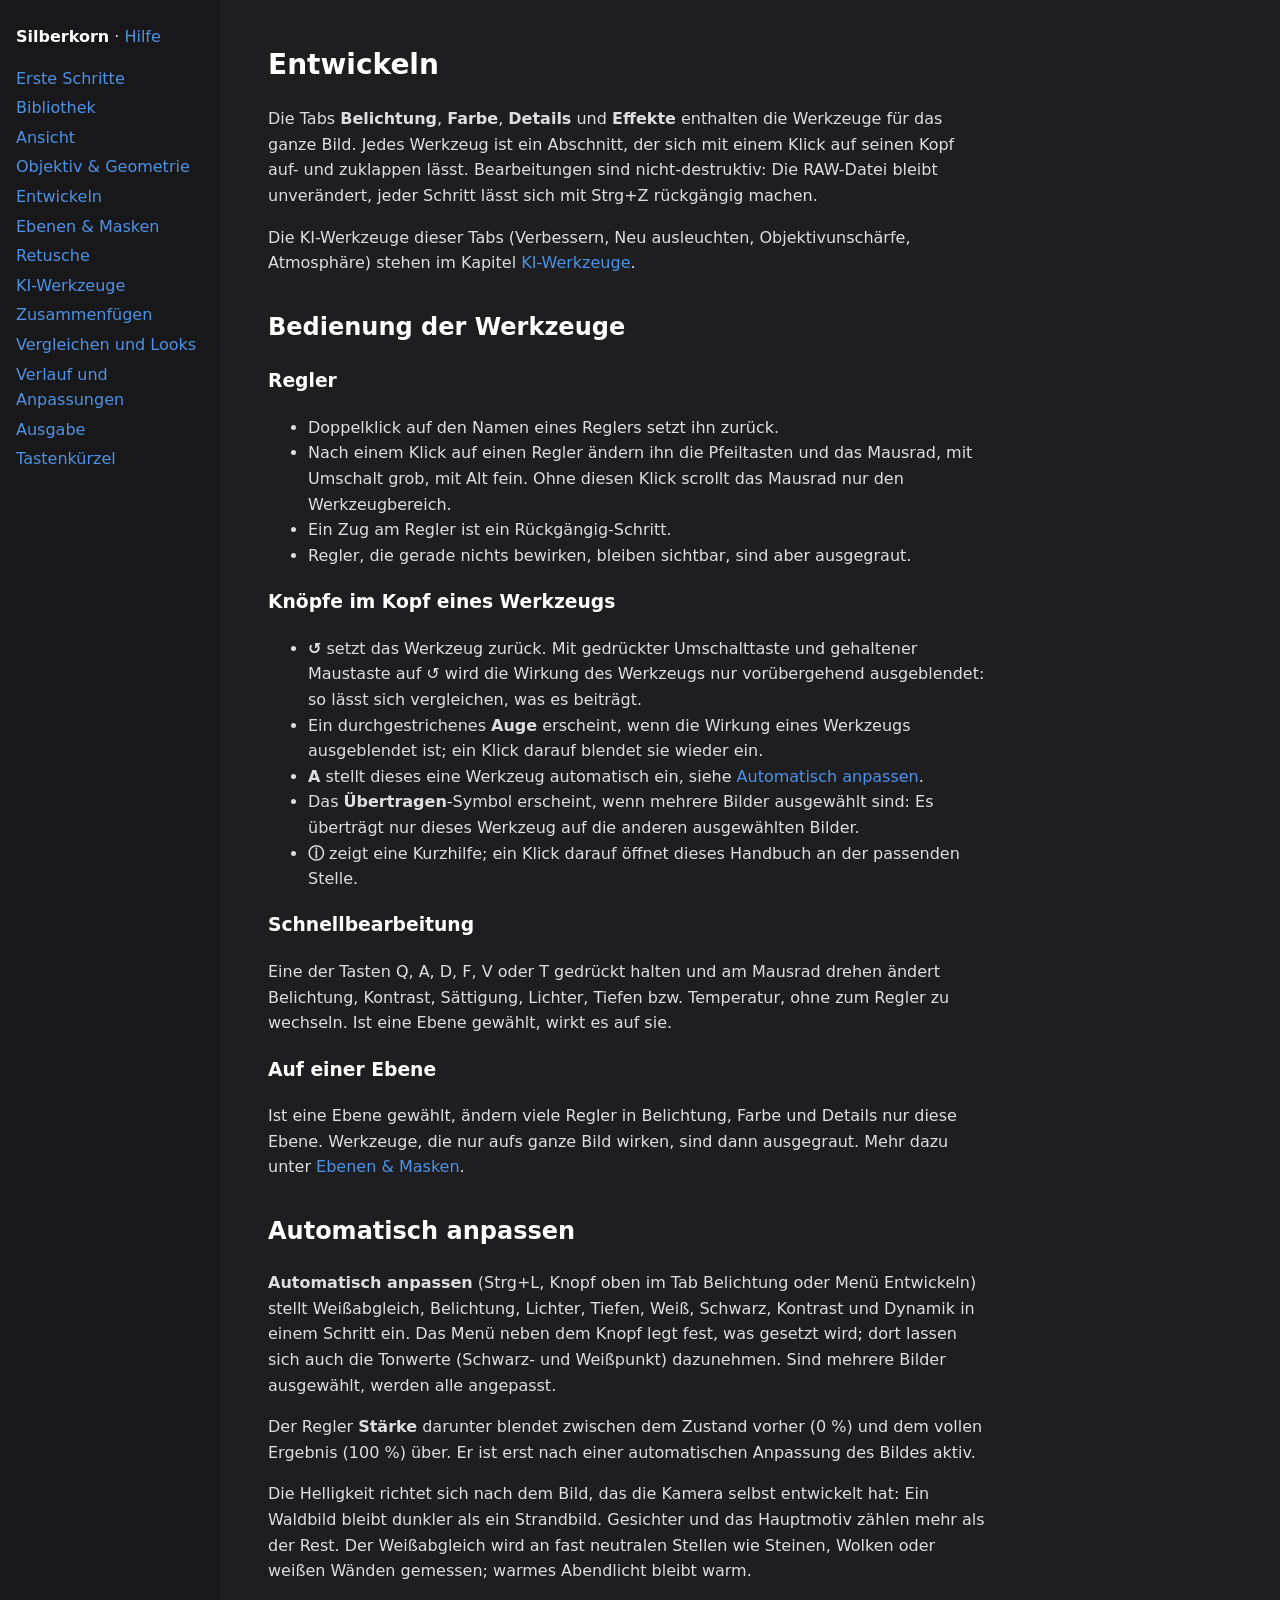
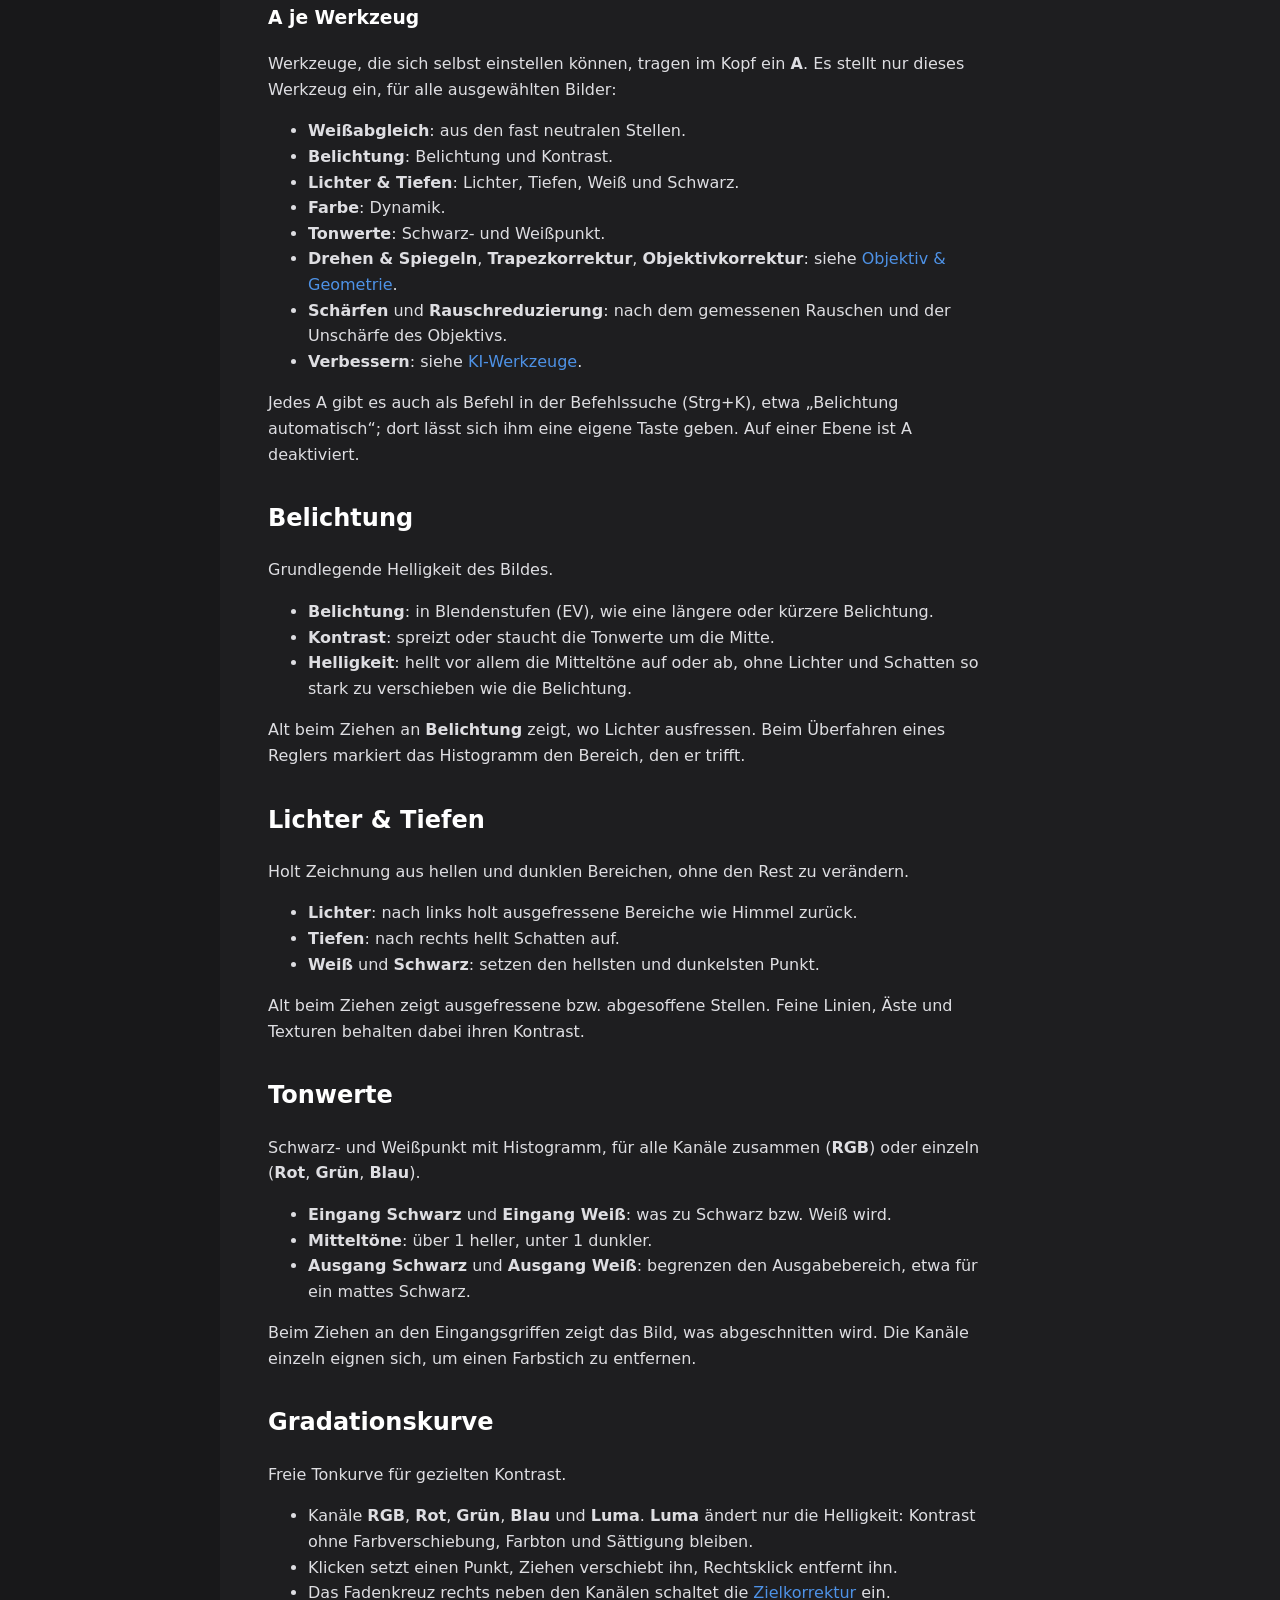
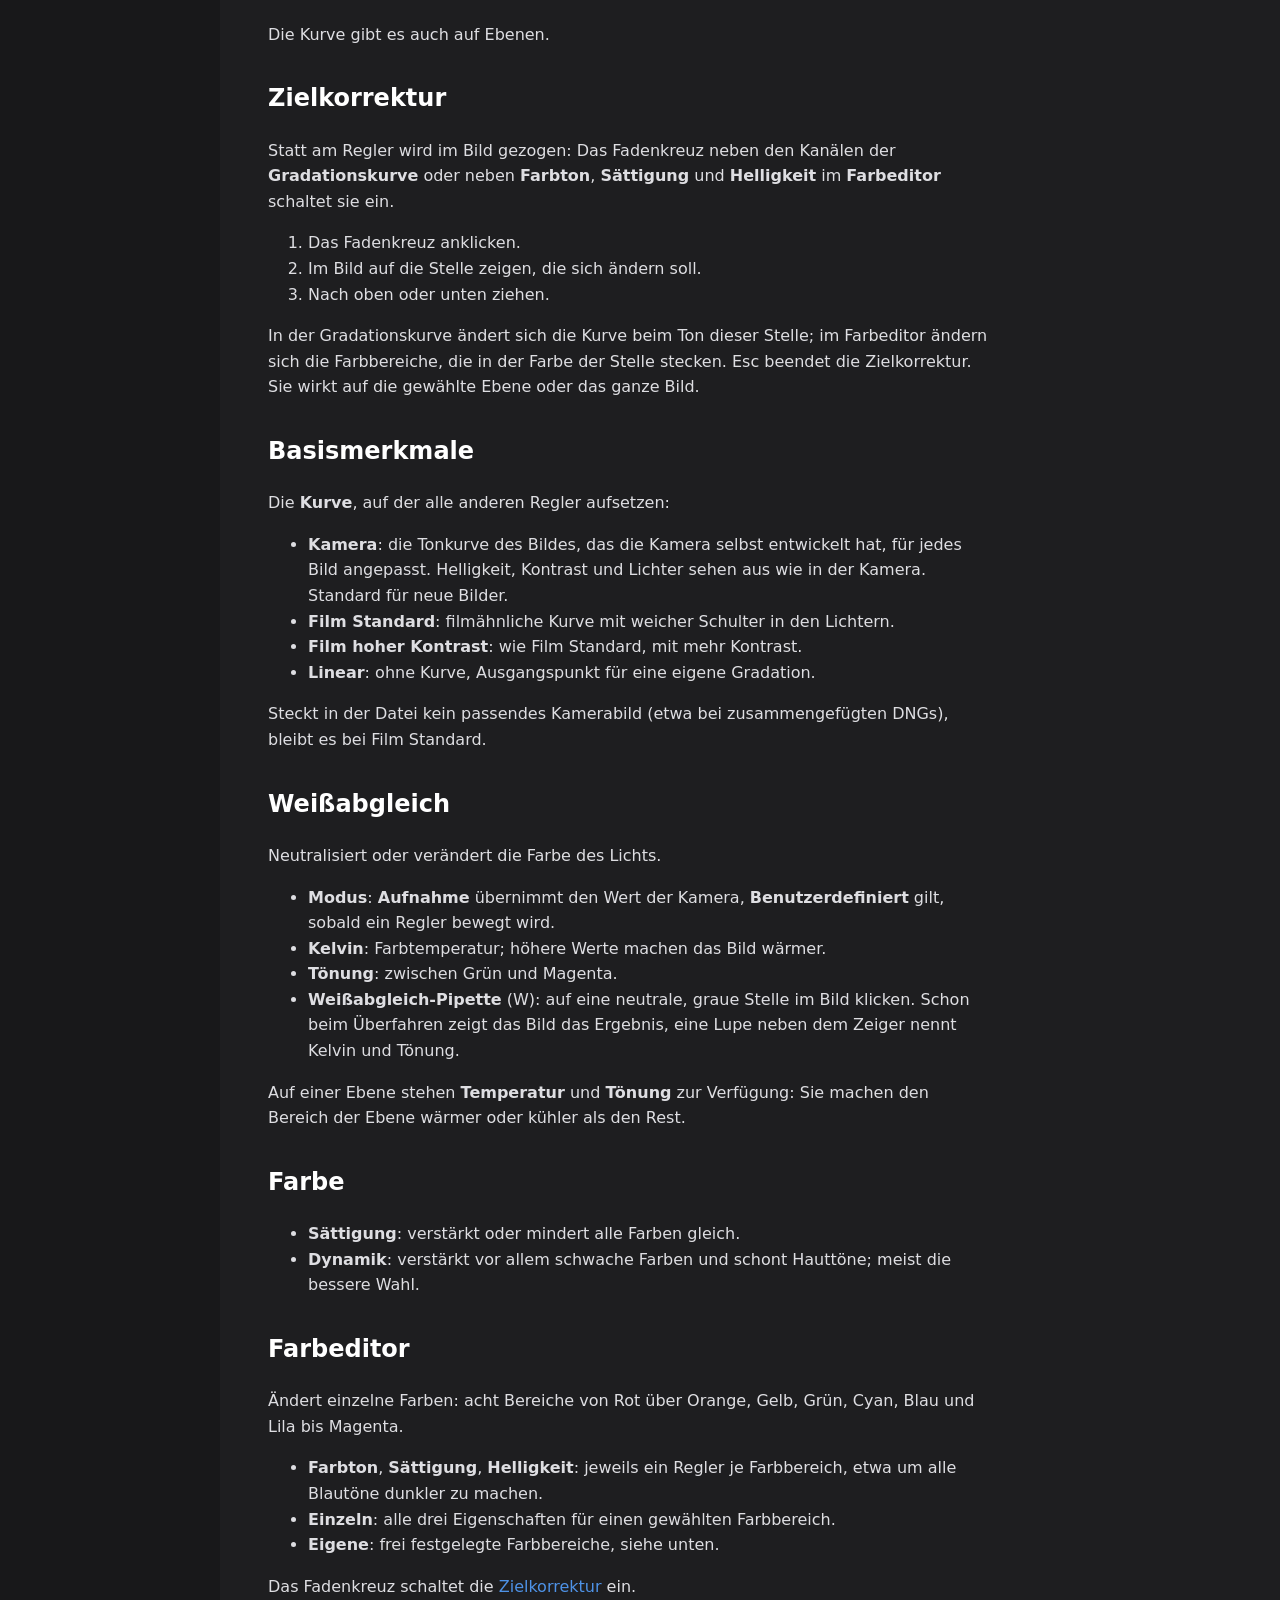
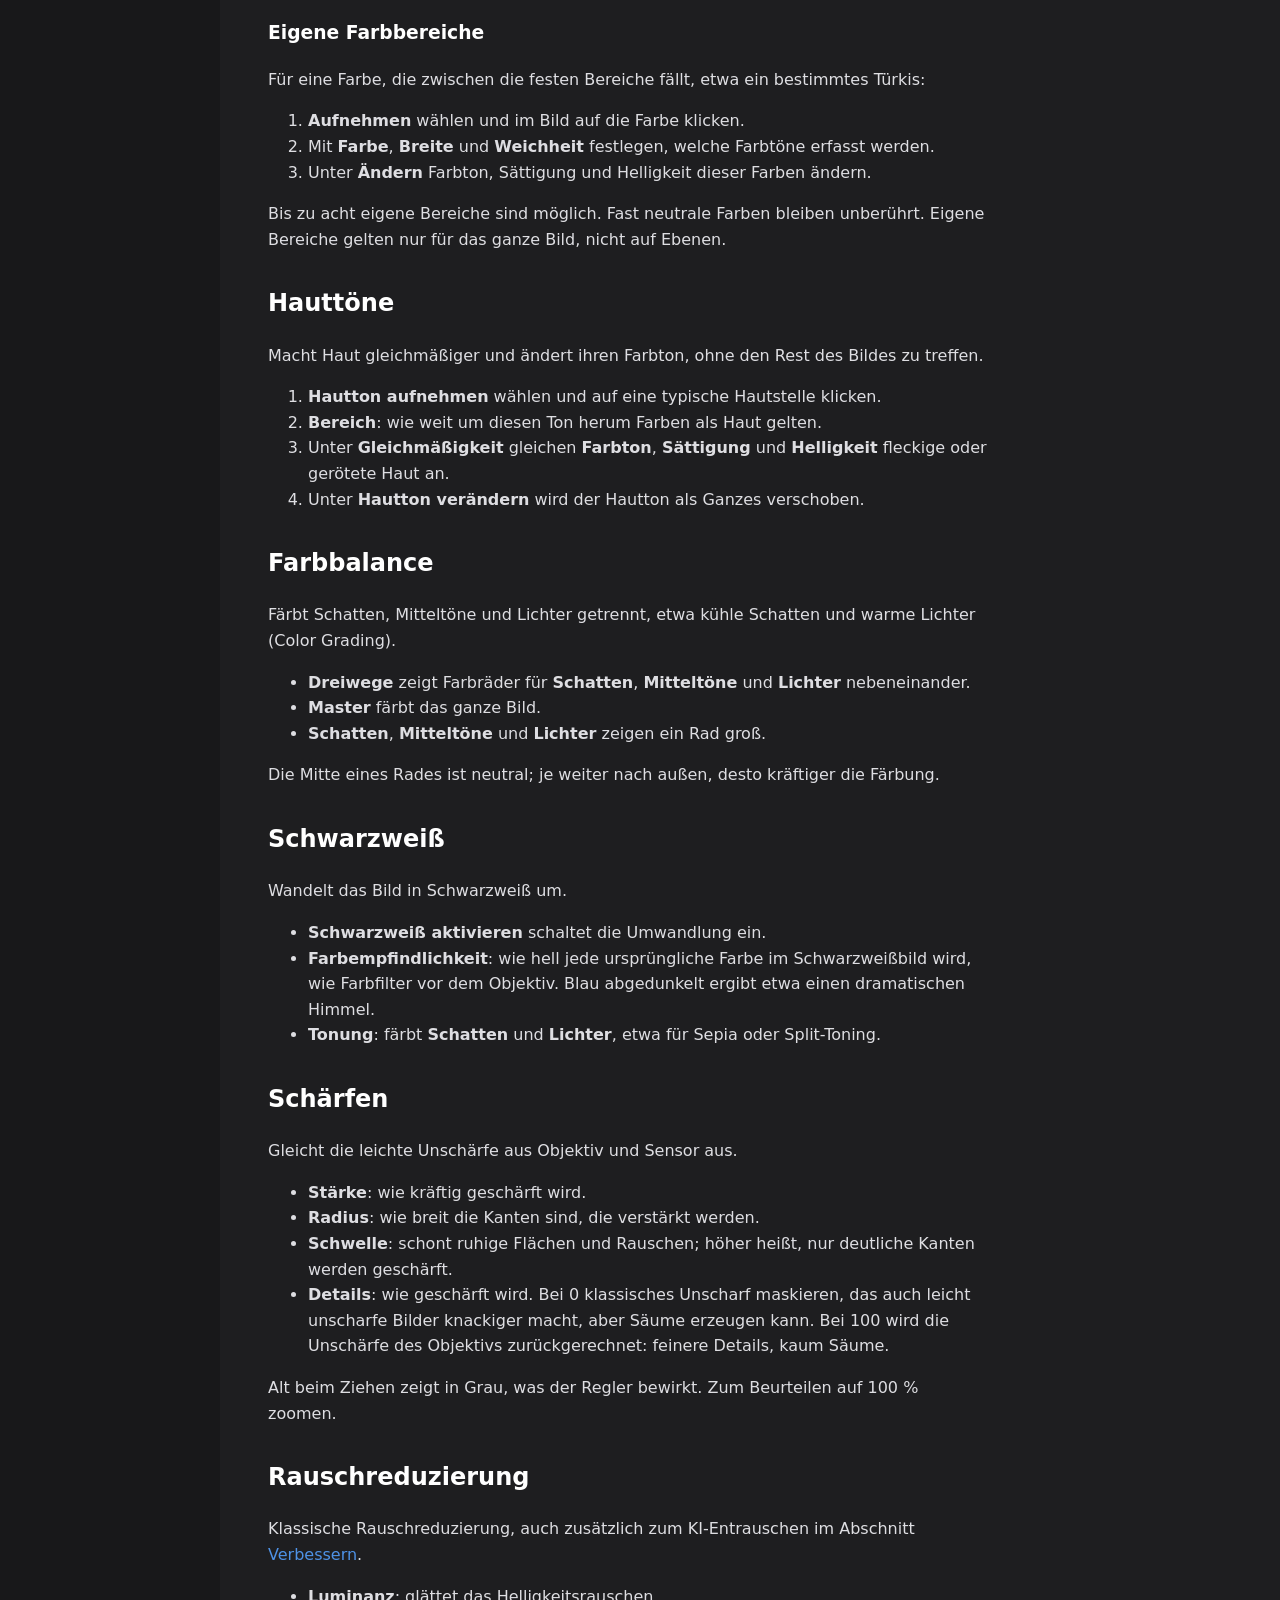
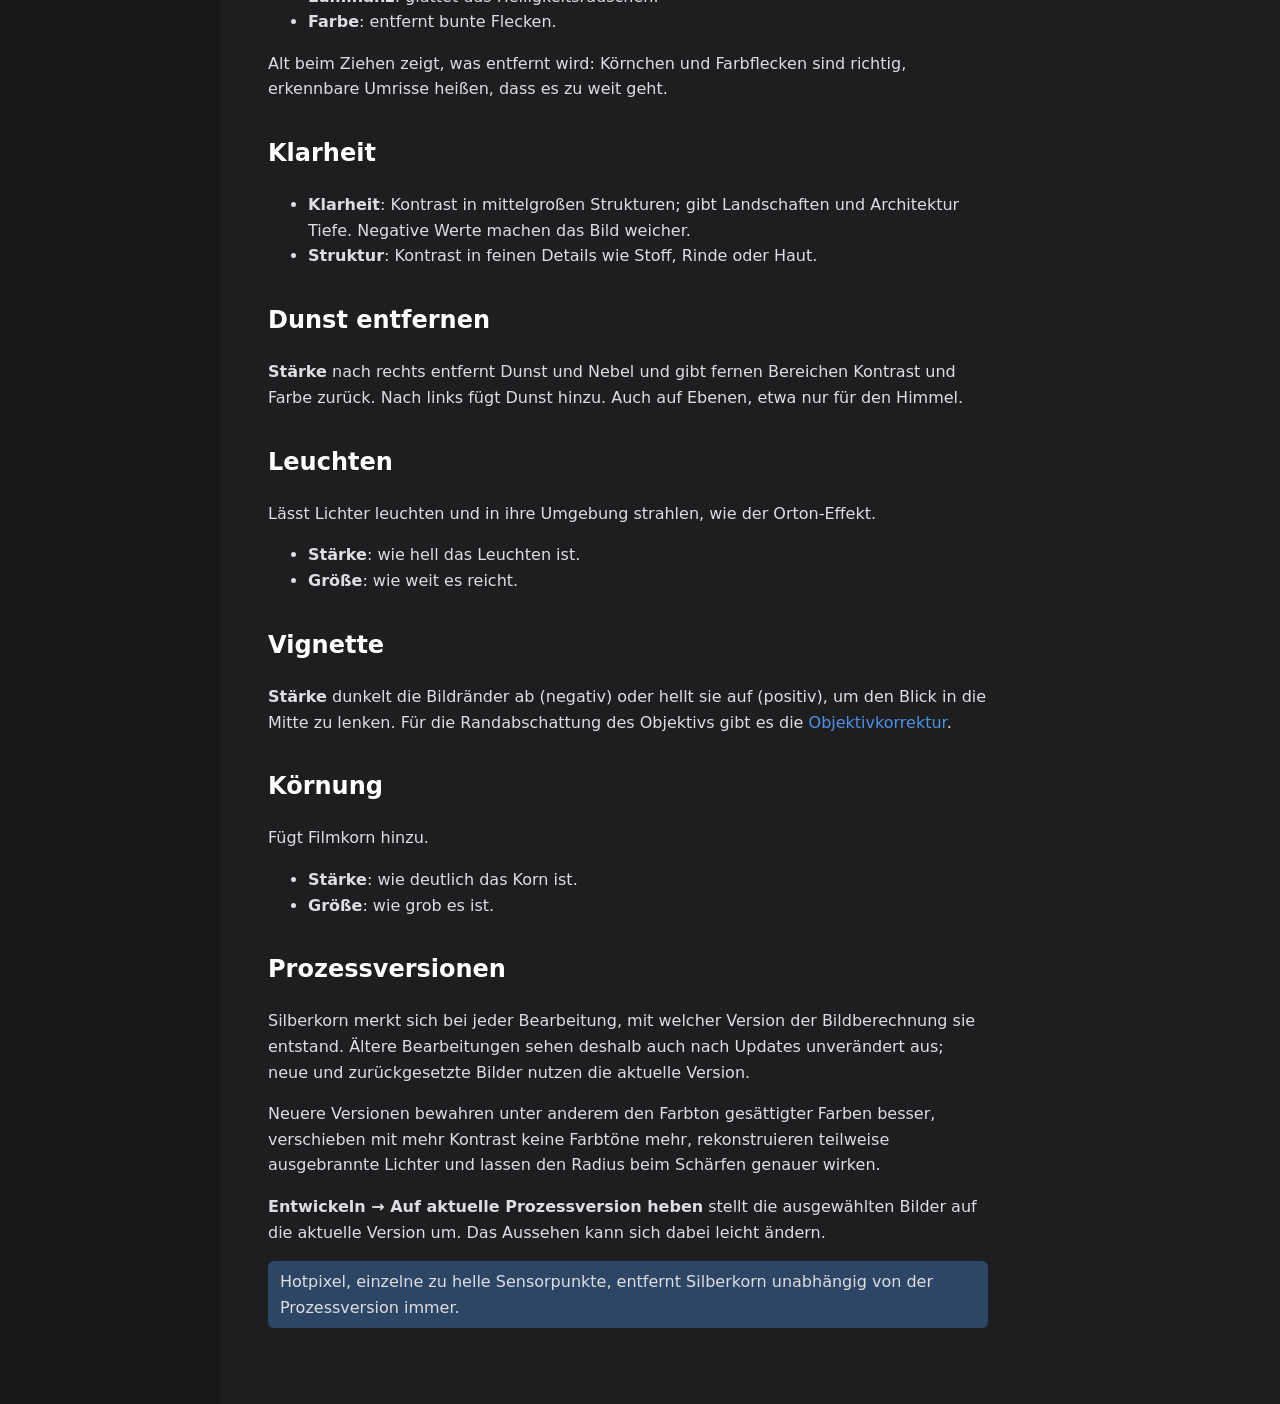
<file: docs/hilfe/entwickeln.html>
<!doctype html>
<html lang="de">
<head>
<meta charset="utf-8">
<meta name="viewport" content="width=device-width, initial-scale=1">
<title>Entwickeln – Silberkorn</title>
<link rel="stylesheet" href="hilfe.css">
</head>
<body>
<nav><a class="home" href="../index.html">Silberkorn</a> · <a href="index.html">Hilfe</a>
<ul>
<li><a href="erste-schritte.html">Erste Schritte</a></li>
<li><a href="bibliothek.html">Bibliothek</a></li>
<li><a href="ansicht.html">Ansicht</a></li>
<li><a href="objektiv.html">Objektiv &amp; Geometrie</a></li>
<li><a href="entwickeln.html">Entwickeln</a></li>
<li><a href="ebenen-masken.html">Ebenen &amp; Masken</a></li>
<li><a href="retusche.html">Retusche</a></li>
<li><a href="ki-werkzeuge.html">KI-Werkzeuge</a></li>
<li><a href="zusammenfuegen.html">Zusammenfügen</a></li>
<li><a href="vergleichen.html">Vergleichen und Looks</a></li>
<li><a href="verlauf.html">Verlauf und Anpassungen</a></li>
<li><a href="ausgabe.html">Ausgabe</a></li>
<li><a href="tastenkuerzel.html">Tastenkürzel</a></li>
</ul></nav>
<main>
<h1 id="entwickeln">Entwickeln</h1>
<p>Die Tabs <b>Belichtung</b>, <b>Farbe</b>, <b>Details</b> und <b>Effekte</b> enthalten die Werkzeuge für das ganze Bild. Jedes Werkzeug ist ein Abschnitt, der sich mit einem Klick auf seinen Kopf auf- und zuklappen lässt. Bearbeitungen sind nicht-destruktiv: Die RAW-Datei bleibt unverändert, jeder Schritt lässt sich mit Strg+Z rückgängig machen.</p>
<p>Die KI-Werkzeuge dieser Tabs (Verbessern, Neu ausleuchten, Objektivunschärfe, Atmosphäre) stehen im Kapitel <a href="ki-werkzeuge.html">KI-Werkzeuge</a>.</p>
<h2 id="bedienung-der-werkzeuge">Bedienung der Werkzeuge</h2>
<h3 id="regler">Regler</h3>
<ul>
<li>Doppelklick auf den Namen eines Reglers setzt ihn zurück.</li>
<li>Nach einem Klick auf einen Regler ändern ihn die Pfeiltasten und das Mausrad, mit Umschalt grob, mit Alt fein. Ohne diesen Klick scrollt das Mausrad nur den Werkzeugbereich.</li>
<li>Ein Zug am Regler ist ein Rückgängig-Schritt.</li>
<li>Regler, die gerade nichts bewirken, bleiben sichtbar, sind aber ausgegraut.</li>
</ul>
<h3 id="knöpfe-im-kopf-eines-werkzeugs">Knöpfe im Kopf eines Werkzeugs</h3>
<ul>
<li><b>↺</b> setzt das Werkzeug zurück. Mit gedrückter Umschalttaste und gehaltener Maustaste auf ↺ wird die Wirkung des Werkzeugs nur vorübergehend ausgeblendet: so lässt sich vergleichen, was es beiträgt.</li>
<li>Ein durchgestrichenes <b>Auge</b> erscheint, wenn die Wirkung eines Werkzeugs ausgeblendet ist; ein Klick darauf blendet sie wieder ein.</li>
<li><b>A</b> stellt dieses eine Werkzeug automatisch ein, siehe <a href="entwickeln.html#automatisch-anpassen">Automatisch anpassen</a>.</li>
<li>Das <b>Übertragen</b>-Symbol erscheint, wenn mehrere Bilder ausgewählt sind: Es überträgt nur dieses Werkzeug auf die anderen ausgewählten Bilder.</li>
<li><b>ⓘ</b> zeigt eine Kurzhilfe; ein Klick darauf öffnet dieses Handbuch an der passenden Stelle.</li>
</ul>
<h3 id="schnellbearbeitung">Schnellbearbeitung</h3>
<p>Eine der Tasten Q, A, D, F, V oder T gedrückt halten und am Mausrad drehen ändert Belichtung, Kontrast, Sättigung, Lichter, Tiefen bzw. Temperatur, ohne zum Regler zu wechseln. Ist eine Ebene gewählt, wirkt es auf sie.</p>
<h3 id="auf-einer-ebene">Auf einer Ebene</h3>
<p>Ist eine Ebene gewählt, ändern viele Regler in Belichtung, Farbe und Details nur diese Ebene. Werkzeuge, die nur aufs ganze Bild wirken, sind dann ausgegraut. Mehr dazu unter <a href="ebenen-masken.html">Ebenen &amp; Masken</a>.</p>
<h2 id="automatisch-anpassen">Automatisch anpassen</h2>
<p><b>Automatisch anpassen</b> (Strg+L, Knopf oben im Tab Belichtung oder Menü Entwickeln) stellt Weißabgleich, Belichtung, Lichter, Tiefen, Weiß, Schwarz, Kontrast und Dynamik in einem Schritt ein. Das Menü neben dem Knopf legt fest, was gesetzt wird; dort lassen sich auch die Tonwerte (Schwarz- und Weißpunkt) dazunehmen. Sind mehrere Bilder ausgewählt, werden alle angepasst.</p>
<p>Der Regler <b>Stärke</b> darunter blendet zwischen dem Zustand vorher (0 %) und dem vollen Ergebnis (100 %) über. Er ist erst nach einer automatischen Anpassung des Bildes aktiv.</p>
<p>Die Helligkeit richtet sich nach dem Bild, das die Kamera selbst entwickelt hat: Ein Waldbild bleibt dunkler als ein Strandbild. Gesichter und das Hauptmotiv zählen mehr als der Rest. Der Weißabgleich wird an fast neutralen Stellen wie Steinen, Wolken oder weißen Wänden gemessen; warmes Abendlicht bleibt warm.</p>
<h3 id="a-je-werkzeug">A je Werkzeug</h3>
<p>Werkzeuge, die sich selbst einstellen können, tragen im Kopf ein <b>A</b>. Es stellt nur dieses Werkzeug ein, für alle ausgewählten Bilder:</p>
<ul>
<li><b>Weißabgleich</b>: aus den fast neutralen Stellen.</li>
<li><b>Belichtung</b>: Belichtung und Kontrast.</li>
<li><b>Lichter &amp; Tiefen</b>: Lichter, Tiefen, Weiß und Schwarz.</li>
<li><b>Farbe</b>: Dynamik.</li>
<li><b>Tonwerte</b>: Schwarz- und Weißpunkt.</li>
<li><b>Drehen &amp; Spiegeln</b>, <b>Trapezkorrektur</b>, <b>Objektivkorrektur</b>: siehe <a href="objektiv.html">Objektiv &amp; Geometrie</a>.</li>
<li><b>Schärfen</b> und <b>Rauschreduzierung</b>: nach dem gemessenen Rauschen und der Unschärfe des Objektivs.</li>
<li><b>Verbessern</b>: siehe <a href="ki-werkzeuge.html#verbessern">KI-Werkzeuge</a>.</li>
</ul>
<p>Jedes A gibt es auch als Befehl in der Befehlssuche (Strg+K), etwa „Belichtung automatisch“; dort lässt sich ihm eine eigene Taste geben. Auf einer Ebene ist A deaktiviert.</p>
<h2 id="belichtung">Belichtung</h2>
<p>Grundlegende Helligkeit des Bildes.</p>
<ul>
<li><b>Belichtung</b>: in Blendenstufen (EV), wie eine längere oder kürzere Belichtung.</li>
<li><b>Kontrast</b>: spreizt oder staucht die Tonwerte um die Mitte.</li>
<li><b>Helligkeit</b>: hellt vor allem die Mitteltöne auf oder ab, ohne Lichter und Schatten so stark zu verschieben wie die Belichtung.</li>
</ul>
<p>Alt beim Ziehen an <b>Belichtung</b> zeigt, wo Lichter ausfressen. Beim Überfahren eines Reglers markiert das Histogramm den Bereich, den er trifft.</p>
<h2 id="lichter-tiefen">Lichter &amp; Tiefen</h2>
<p>Holt Zeichnung aus hellen und dunklen Bereichen, ohne den Rest zu verändern.</p>
<ul>
<li><b>Lichter</b>: nach links holt ausgefressene Bereiche wie Himmel zurück.</li>
<li><b>Tiefen</b>: nach rechts hellt Schatten auf.</li>
<li><b>Weiß</b> und <b>Schwarz</b>: setzen den hellsten und dunkelsten Punkt.</li>
</ul>
<p>Alt beim Ziehen zeigt ausgefressene bzw. abgesoffene Stellen. Feine Linien, Äste und Texturen behalten dabei ihren Kontrast.</p>
<h2 id="tonwerte">Tonwerte</h2>
<p>Schwarz- und Weißpunkt mit Histogramm, für alle Kanäle zusammen (<b>RGB</b>) oder einzeln (<b>Rot</b>, <b>Grün</b>, <b>Blau</b>).</p>
<ul>
<li><b>Eingang Schwarz</b> und <b>Eingang Weiß</b>: was zu Schwarz bzw. Weiß wird.</li>
<li><b>Mitteltöne</b>: über 1 heller, unter 1 dunkler.</li>
<li><b>Ausgang Schwarz</b> und <b>Ausgang Weiß</b>: begrenzen den Ausgabebereich, etwa für ein mattes Schwarz.</li>
</ul>
<p>Beim Ziehen an den Eingangsgriffen zeigt das Bild, was abgeschnitten wird. Die Kanäle einzeln eignen sich, um einen Farbstich zu entfernen.</p>
<h2 id="gradationskurve">Gradationskurve</h2>
<p>Freie Tonkurve für gezielten Kontrast.</p>
<ul>
<li>Kanäle <b>RGB</b>, <b>Rot</b>, <b>Grün</b>, <b>Blau</b> und <b>Luma</b>. <b>Luma</b> ändert nur die Helligkeit: Kontrast ohne Farbverschiebung, Farbton und Sättigung bleiben.</li>
<li>Klicken setzt einen Punkt, Ziehen verschiebt ihn, Rechtsklick entfernt ihn.</li>
<li>Das Fadenkreuz rechts neben den Kanälen schaltet die <a href="entwickeln.html#zielkorrektur">Zielkorrektur</a> ein.</li>
</ul>
<p>Die Kurve gibt es auch auf Ebenen.</p>
<h2 id="zielkorrektur">Zielkorrektur</h2>
<p>Statt am Regler wird im Bild gezogen: Das Fadenkreuz neben den Kanälen der <b>Gradationskurve</b> oder neben <b>Farbton</b>, <b>Sättigung</b> und <b>Helligkeit</b> im <b>Farbeditor</b> schaltet sie ein.</p>
<ol>
<li>Das Fadenkreuz anklicken.</li>
<li>Im Bild auf die Stelle zeigen, die sich ändern soll.</li>
<li>Nach oben oder unten ziehen.</li>
</ol>
<p>In der Gradationskurve ändert sich die Kurve beim Ton dieser Stelle; im Farbeditor ändern sich die Farbbereiche, die in der Farbe der Stelle stecken. Esc beendet die Zielkorrektur. Sie wirkt auf die gewählte Ebene oder das ganze Bild.</p>
<h2 id="basismerkmale">Basismerkmale</h2>
<p>Die <b>Kurve</b>, auf der alle anderen Regler aufsetzen:</p>
<ul>
<li><b>Kamera</b>: die Tonkurve des Bildes, das die Kamera selbst entwickelt hat, für jedes Bild angepasst. Helligkeit, Kontrast und Lichter sehen aus wie in der Kamera. Standard für neue Bilder.</li>
<li><b>Film Standard</b>: filmähnliche Kurve mit weicher Schulter in den Lichtern.</li>
<li><b>Film hoher Kontrast</b>: wie Film Standard, mit mehr Kontrast.</li>
<li><b>Linear</b>: ohne Kurve, Ausgangspunkt für eine eigene Gradation.</li>
</ul>
<p>Steckt in der Datei kein passendes Kamerabild (etwa bei zusammengefügten DNGs), bleibt es bei Film Standard.</p>
<h2 id="weißabgleich">Weißabgleich</h2>
<p>Neutralisiert oder verändert die Farbe des Lichts.</p>
<ul>
<li><b>Modus</b>: <b>Aufnahme</b> übernimmt den Wert der Kamera, <b>Benutzerdefiniert</b> gilt, sobald ein Regler bewegt wird.</li>
<li><b>Kelvin</b>: Farbtemperatur; höhere Werte machen das Bild wärmer.</li>
<li><b>Tönung</b>: zwischen Grün und Magenta.</li>
<li><b>Weißabgleich-Pipette</b> (W): auf eine neutrale, graue Stelle im Bild klicken. Schon beim Überfahren zeigt das Bild das Ergebnis, eine Lupe neben dem Zeiger nennt Kelvin und Tönung.</li>
</ul>
<p>Auf einer Ebene stehen <b>Temperatur</b> und <b>Tönung</b> zur Verfügung: Sie machen den Bereich der Ebene wärmer oder kühler als den Rest.</p>
<h2 id="farbe">Farbe</h2>
<ul>
<li><b>Sättigung</b>: verstärkt oder mindert alle Farben gleich.</li>
<li><b>Dynamik</b>: verstärkt vor allem schwache Farben und schont Hauttöne; meist die bessere Wahl.</li>
</ul>
<h2 id="farbeditor">Farbeditor</h2>
<p>Ändert einzelne Farben: acht Bereiche von Rot über Orange, Gelb, Grün, Cyan, Blau und Lila bis Magenta.</p>
<ul>
<li><b>Farbton</b>, <b>Sättigung</b>, <b>Helligkeit</b>: jeweils ein Regler je Farbbereich, etwa um alle Blautöne dunkler zu machen.</li>
<li><b>Einzeln</b>: alle drei Eigenschaften für einen gewählten Farbbereich.</li>
<li><b>Eigene</b>: frei festgelegte Farbbereiche, siehe unten.</li>
</ul>
<p>Das Fadenkreuz schaltet die <a href="entwickeln.html#zielkorrektur">Zielkorrektur</a> ein.</p>
<h3 id="eigene-farbbereiche">Eigene Farbbereiche</h3>
<p>Für eine Farbe, die zwischen die festen Bereiche fällt, etwa ein bestimmtes Türkis:</p>
<ol>
<li><b>Aufnehmen</b> wählen und im Bild auf die Farbe klicken.</li>
<li>Mit <b>Farbe</b>, <b>Breite</b> und <b>Weichheit</b> festlegen, welche Farbtöne erfasst werden.</li>
<li>Unter <b>Ändern</b> Farbton, Sättigung und Helligkeit dieser Farben ändern.</li>
</ol>
<p>Bis zu acht eigene Bereiche sind möglich. Fast neutrale Farben bleiben unberührt. Eigene Bereiche gelten nur für das ganze Bild, nicht auf Ebenen.</p>
<h2 id="hauttöne">Hauttöne</h2>
<p>Macht Haut gleichmäßiger und ändert ihren Farbton, ohne den Rest des Bildes zu treffen.</p>
<ol>
<li><b>Hautton aufnehmen</b> wählen und auf eine typische Hautstelle klicken.</li>
<li><b>Bereich</b>: wie weit um diesen Ton herum Farben als Haut gelten.</li>
<li>Unter <b>Gleichmäßigkeit</b> gleichen <b>Farbton</b>, <b>Sättigung</b> und <b>Helligkeit</b> fleckige oder gerötete Haut an.</li>
<li>Unter <b>Hautton verändern</b> wird der Hautton als Ganzes verschoben.</li>
</ol>
<h2 id="farbbalance">Farbbalance</h2>
<p>Färbt Schatten, Mitteltöne und Lichter getrennt, etwa kühle Schatten und warme Lichter (Color Grading).</p>
<ul>
<li><b>Dreiwege</b> zeigt Farbräder für <b>Schatten</b>, <b>Mitteltöne</b> und <b>Lichter</b> nebeneinander.</li>
<li><b>Master</b> färbt das ganze Bild.</li>
<li><b>Schatten</b>, <b>Mitteltöne</b> und <b>Lichter</b> zeigen ein Rad groß.</li>
</ul>
<p>Die Mitte eines Rades ist neutral; je weiter nach außen, desto kräftiger die Färbung.</p>
<h2 id="schwarzweiß">Schwarzweiß</h2>
<p>Wandelt das Bild in Schwarzweiß um.</p>
<ul>
<li><b>Schwarzweiß aktivieren</b> schaltet die Umwandlung ein.</li>
<li><b>Farbempfindlichkeit</b>: wie hell jede ursprüngliche Farbe im Schwarzweißbild wird, wie Farbfilter vor dem Objektiv. Blau abgedunkelt ergibt etwa einen dramatischen Himmel.</li>
<li><b>Tonung</b>: färbt <b>Schatten</b> und <b>Lichter</b>, etwa für Sepia oder Split-Toning.</li>
</ul>
<h2 id="schärfen">Schärfen</h2>
<p>Gleicht die leichte Unschärfe aus Objektiv und Sensor aus.</p>
<ul>
<li><b>Stärke</b>: wie kräftig geschärft wird.</li>
<li><b>Radius</b>: wie breit die Kanten sind, die verstärkt werden.</li>
<li><b>Schwelle</b>: schont ruhige Flächen und Rauschen; höher heißt, nur deutliche Kanten werden geschärft.</li>
<li><b>Details</b>: wie geschärft wird. Bei 0 klassisches Unscharf maskieren, das auch leicht unscharfe Bilder knackiger macht, aber Säume erzeugen kann. Bei 100 wird die Unschärfe des Objektivs zurückgerechnet: feinere Details, kaum Säume.</li>
</ul>
<p>Alt beim Ziehen zeigt in Grau, was der Regler bewirkt. Zum Beurteilen auf 100 % zoomen.</p>
<h2 id="rauschreduzierung">Rauschreduzierung</h2>
<p>Klassische Rauschreduzierung, auch zusätzlich zum KI-Entrauschen im Abschnitt <a href="ki-werkzeuge.html#verbessern">Verbessern</a>.</p>
<ul>
<li><b>Luminanz</b>: glättet das Helligkeitsrauschen.</li>
<li><b>Farbe</b>: entfernt bunte Flecken.</li>
</ul>
<p>Alt beim Ziehen zeigt, was entfernt wird: Körnchen und Farbflecken sind richtig, erkennbare Umrisse heißen, dass es zu weit geht.</p>
<h2 id="klarheit">Klarheit</h2>
<ul>
<li><b>Klarheit</b>: Kontrast in mittelgroßen Strukturen; gibt Landschaften und Architektur Tiefe. Negative Werte machen das Bild weicher.</li>
<li><b>Struktur</b>: Kontrast in feinen Details wie Stoff, Rinde oder Haut.</li>
</ul>
<h2 id="dunst-entfernen">Dunst entfernen</h2>
<p><b>Stärke</b> nach rechts entfernt Dunst und Nebel und gibt fernen Bereichen Kontrast und Farbe zurück. Nach links fügt Dunst hinzu. Auch auf Ebenen, etwa nur für den Himmel.</p>
<h2 id="leuchten">Leuchten</h2>
<p>Lässt Lichter leuchten und in ihre Umgebung strahlen, wie der Orton-Effekt.</p>
<ul>
<li><b>Stärke</b>: wie hell das Leuchten ist.</li>
<li><b>Größe</b>: wie weit es reicht.</li>
</ul>
<h2 id="vignette">Vignette</h2>
<p><b>Stärke</b> dunkelt die Bildränder ab (negativ) oder hellt sie auf (positiv), um den Blick in die Mitte zu lenken. Für die Randabschattung des Objektivs gibt es die <a href="objektiv.html#objektivkorrektur">Objektivkorrektur</a>.</p>
<h2 id="körnung">Körnung</h2>
<p>Fügt Filmkorn hinzu.</p>
<ul>
<li><b>Stärke</b>: wie deutlich das Korn ist.</li>
<li><b>Größe</b>: wie grob es ist.</li>
</ul>
<h2 id="prozessversionen">Prozessversionen</h2>
<p>Silberkorn merkt sich bei jeder Bearbeitung, mit welcher Version der Bildberechnung sie entstand. Ältere Bearbeitungen sehen deshalb auch nach Updates unverändert aus; neue und zurückgesetzte Bilder nutzen die aktuelle Version.</p>
<p>Neuere Versionen bewahren unter anderem den Farbton gesättigter Farben besser, verschieben mit mehr Kontrast keine Farbtöne mehr, rekonstruieren teilweise ausgebrannte Lichter und lassen den Radius beim Schärfen genauer wirken.</p>
<p><b>Entwickeln → Auf aktuelle Prozessversion heben</b> stellt die ausgewählten Bilder auf die aktuelle Version um. Das Aussehen kann sich dabei leicht ändern.</p>
<p class="note">Hotpixel, einzelne zu helle Sensorpunkte, entfernt Silberkorn unabhängig von der Prozessversion immer.</p>
</main>
</body>
</html>
</file>
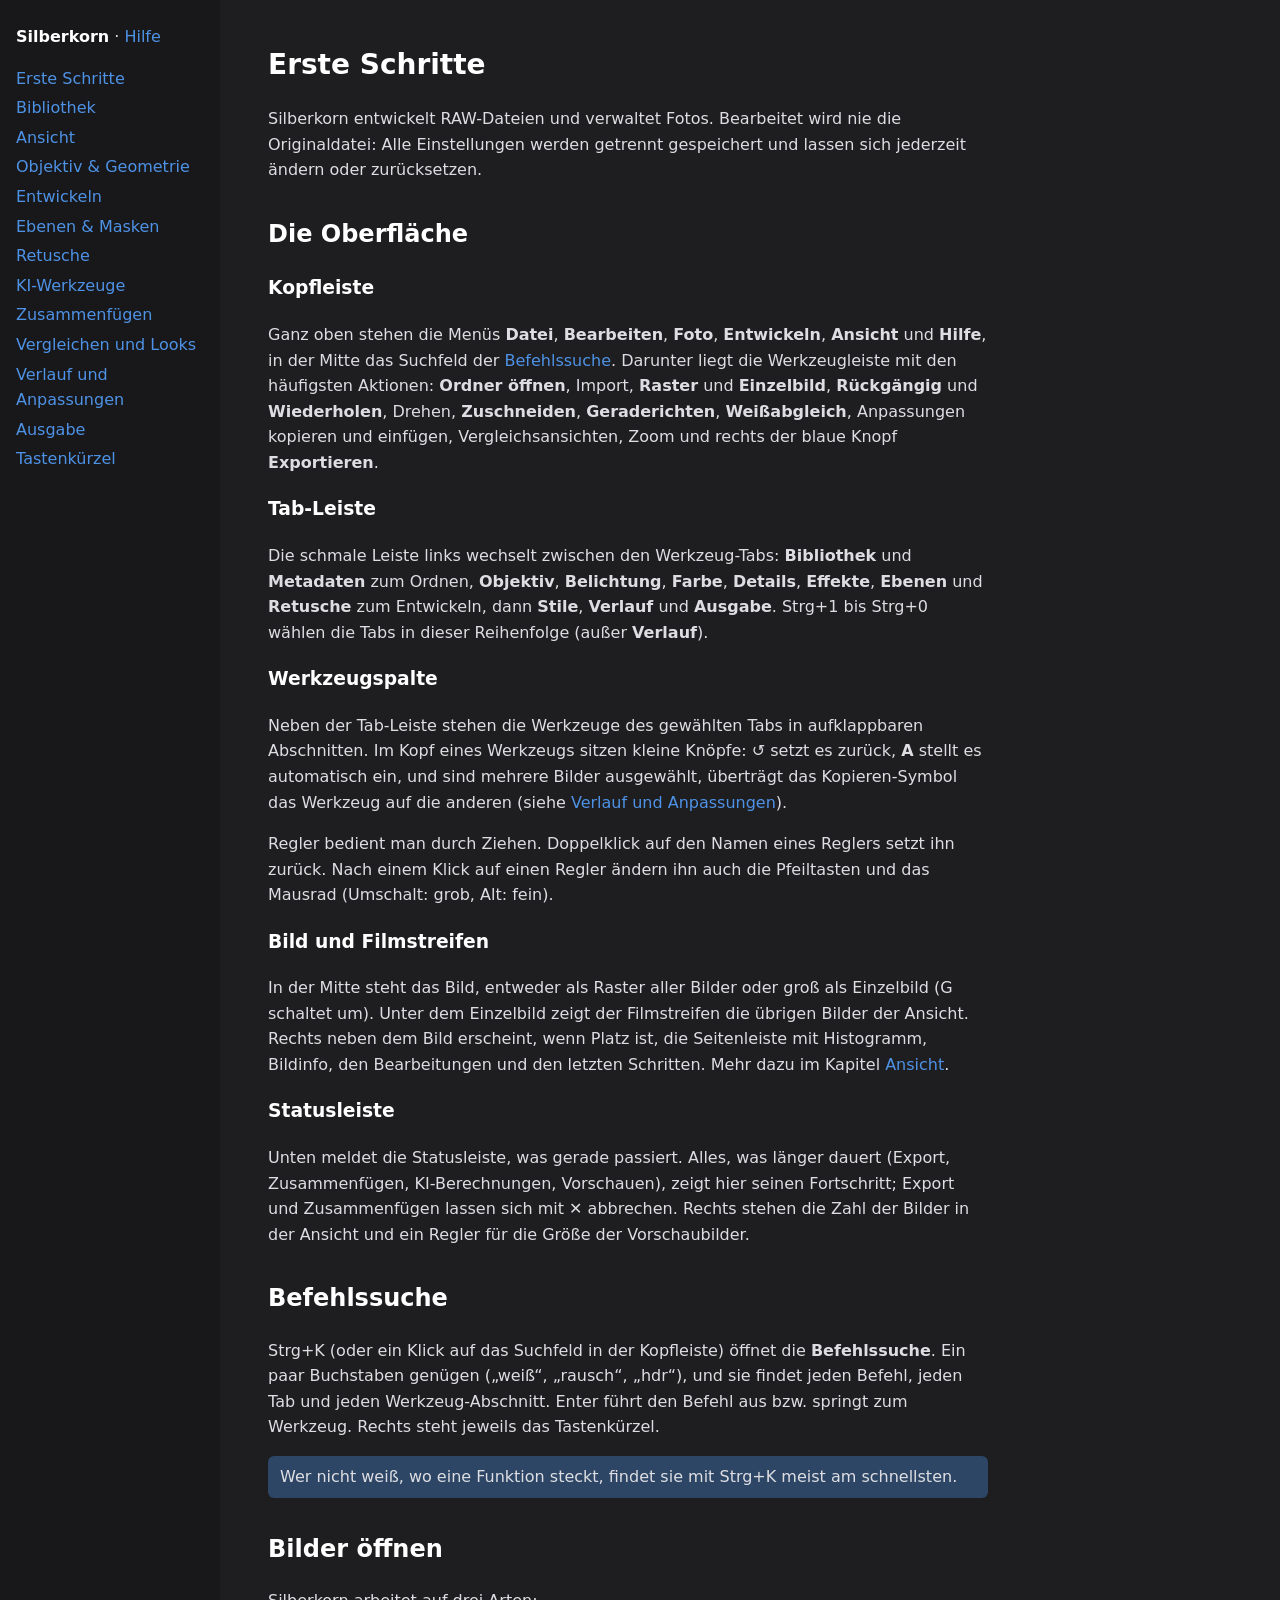
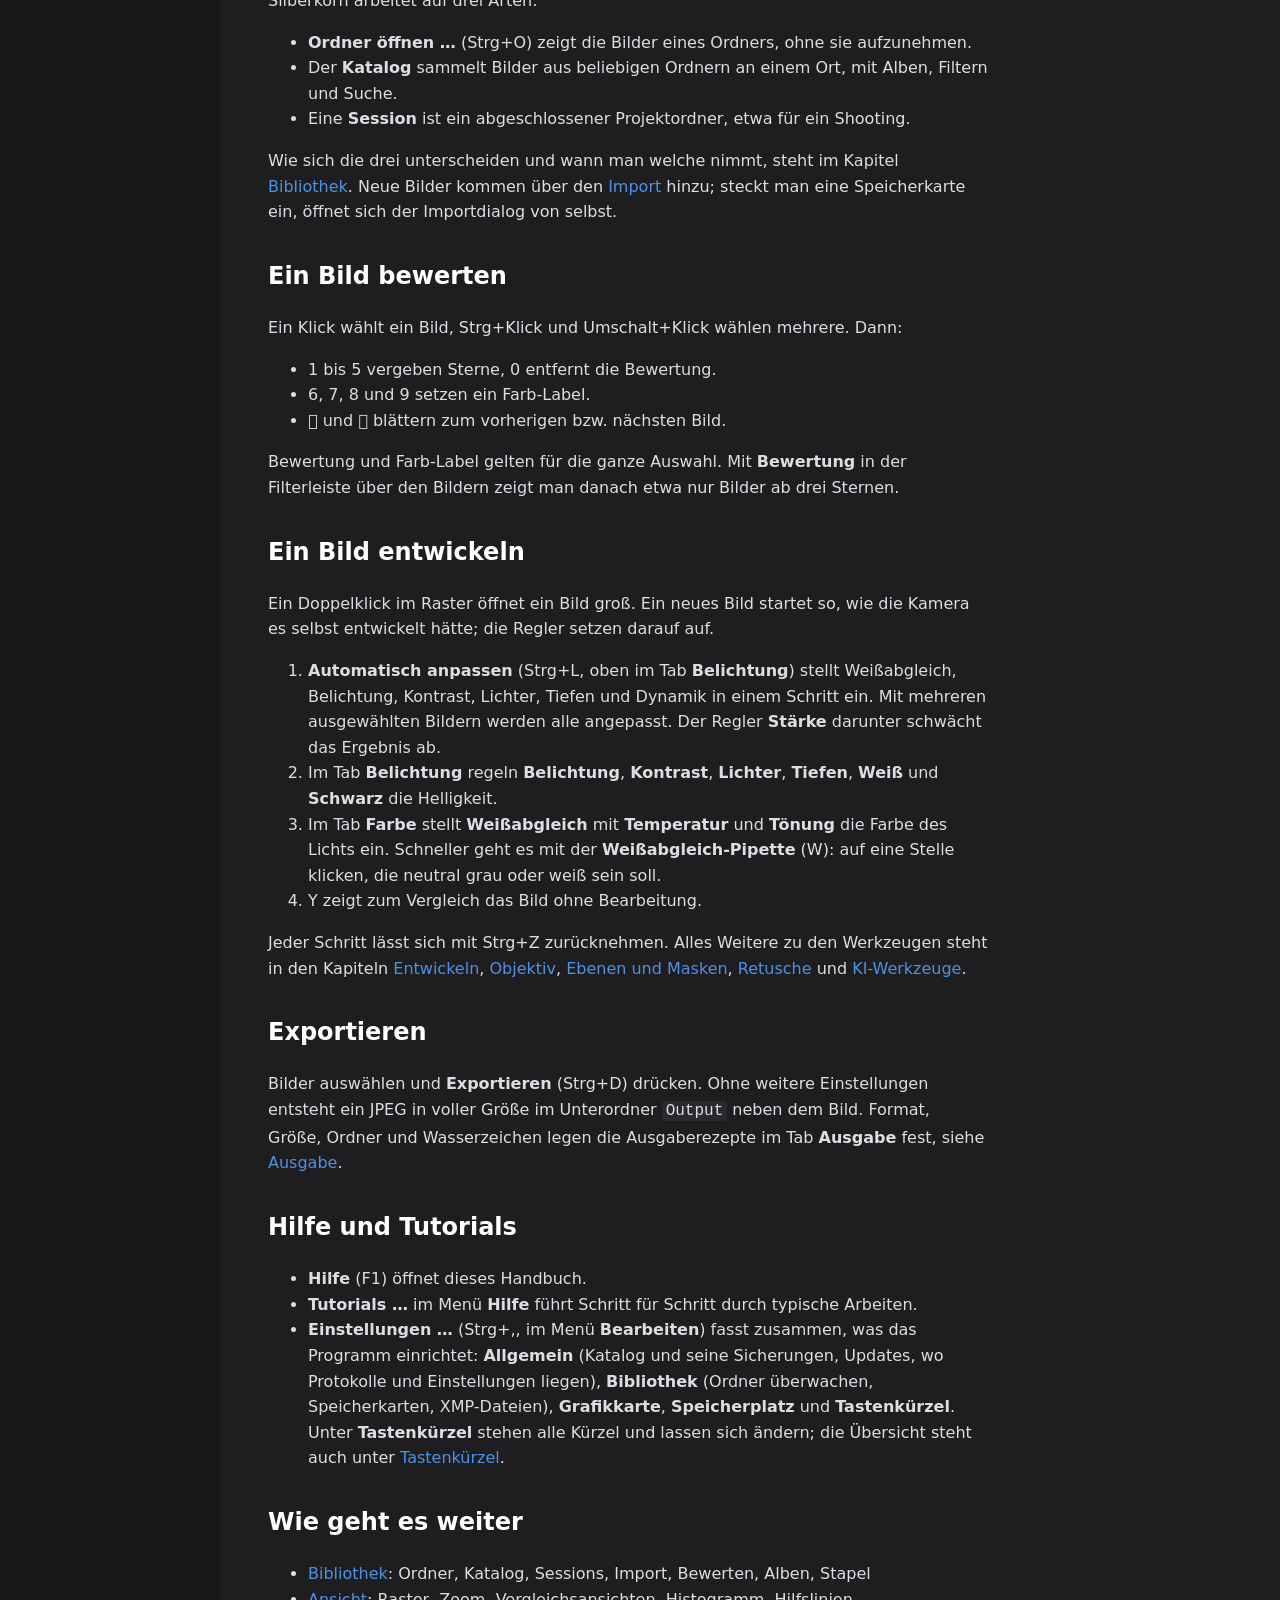
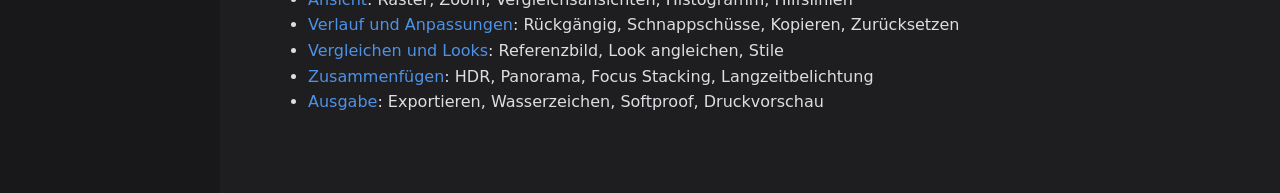
<file: docs/hilfe/erste-schritte.html>
<!doctype html>
<html lang="de">
<head>
<meta charset="utf-8">
<meta name="viewport" content="width=device-width, initial-scale=1">
<title>Erste Schritte – Silberkorn</title>
<link rel="stylesheet" href="hilfe.css">
</head>
<body>
<nav><a class="home" href="../index.html">Silberkorn</a> · <a href="index.html">Hilfe</a>
<ul>
<li><a href="erste-schritte.html">Erste Schritte</a></li>
<li><a href="bibliothek.html">Bibliothek</a></li>
<li><a href="ansicht.html">Ansicht</a></li>
<li><a href="objektiv.html">Objektiv &amp; Geometrie</a></li>
<li><a href="entwickeln.html">Entwickeln</a></li>
<li><a href="ebenen-masken.html">Ebenen &amp; Masken</a></li>
<li><a href="retusche.html">Retusche</a></li>
<li><a href="ki-werkzeuge.html">KI-Werkzeuge</a></li>
<li><a href="zusammenfuegen.html">Zusammenfügen</a></li>
<li><a href="vergleichen.html">Vergleichen und Looks</a></li>
<li><a href="verlauf.html">Verlauf und Anpassungen</a></li>
<li><a href="ausgabe.html">Ausgabe</a></li>
<li><a href="tastenkuerzel.html">Tastenkürzel</a></li>
</ul></nav>
<main>
<h1 id="erste-schritte">Erste Schritte</h1>
<p>Silberkorn entwickelt RAW-Dateien und verwaltet Fotos. Bearbeitet wird nie die Originaldatei: Alle Einstellungen werden getrennt gespeichert und lassen sich jederzeit ändern oder zurücksetzen.</p>
<h2 id="die-oberfläche">Die Oberfläche</h2>
<h3 id="kopfleiste">Kopfleiste</h3>
<p>Ganz oben stehen die Menüs <b>Datei</b>, <b>Bearbeiten</b>, <b>Foto</b>, <b>Entwickeln</b>, <b>Ansicht</b> und <b>Hilfe</b>, in der Mitte das Suchfeld der <a href="erste-schritte.html#befehlssuche">Befehlssuche</a>. Darunter liegt die Werkzeugleiste mit den häufigsten Aktionen: <b>Ordner öffnen</b>, Import, <b>Raster</b> und <b>Einzelbild</b>, <b>Rückgängig</b> und <b>Wiederholen</b>, Drehen, <b>Zuschneiden</b>, <b>Geraderichten</b>, <b>Weißabgleich</b>, Anpassungen kopieren und einfügen, Vergleichsansichten, Zoom und rechts der blaue Knopf <b>Exportieren</b>.</p>
<h3 id="tab-leiste">Tab-Leiste</h3>
<p>Die schmale Leiste links wechselt zwischen den Werkzeug-Tabs: <b>Bibliothek</b> und <b>Metadaten</b> zum Ordnen, <b>Objektiv</b>, <b>Belichtung</b>, <b>Farbe</b>, <b>Details</b>, <b>Effekte</b>, <b>Ebenen</b> und <b>Retusche</b> zum Entwickeln, dann <b>Stile</b>, <b>Verlauf</b> und <b>Ausgabe</b>. Strg+1 bis Strg+0 wählen die Tabs in dieser Reihenfolge (außer <b>Verlauf</b>).</p>
<h3 id="werkzeugspalte">Werkzeugspalte</h3>
<p>Neben der Tab-Leiste stehen die Werkzeuge des gewählten Tabs in aufklappbaren Abschnitten. Im Kopf eines Werkzeugs sitzen kleine Knöpfe: ↺ setzt es zurück, <b>A</b> stellt es automatisch ein, und sind mehrere Bilder ausgewählt, überträgt das Kopieren-Symbol das Werkzeug auf die anderen (siehe <a href="verlauf.html">Verlauf und Anpassungen</a>).</p>
<p>Regler bedient man durch Ziehen. Doppelklick auf den Namen eines Reglers setzt ihn zurück. Nach einem Klick auf einen Regler ändern ihn auch die Pfeiltasten und das Mausrad (Umschalt: grob, Alt: fein).</p>
<h3 id="bild-und-filmstreifen">Bild und Filmstreifen</h3>
<p>In der Mitte steht das Bild, entweder als Raster aller Bilder oder groß als Einzelbild (G schaltet um). Unter dem Einzelbild zeigt der Filmstreifen die übrigen Bilder der Ansicht. Rechts neben dem Bild erscheint, wenn Platz ist, die Seitenleiste mit Histogramm, Bildinfo, den Bearbeitungen und den letzten Schritten. Mehr dazu im Kapitel <a href="ansicht.html">Ansicht</a>.</p>
<h3 id="statusleiste">Statusleiste</h3>
<p>Unten meldet die Statusleiste, was gerade passiert. Alles, was länger dauert (Export, Zusammenfügen, KI-Berechnungen, Vorschauen), zeigt hier seinen Fortschritt; Export und Zusammenfügen lassen sich mit ✕ abbrechen. Rechts stehen die Zahl der Bilder in der Ansicht und ein Regler für die Größe der Vorschaubilder.</p>
<h2 id="befehlssuche">Befehlssuche</h2>
<p>Strg+K (oder ein Klick auf das Suchfeld in der Kopfleiste) öffnet die <b>Befehlssuche</b>. Ein paar Buchstaben genügen („weiß“, „rausch“, „hdr“), und sie findet jeden Befehl, jeden Tab und jeden Werkzeug-Abschnitt. Enter führt den Befehl aus bzw. springt zum Werkzeug. Rechts steht jeweils das Tastenkürzel.</p>
<p class="note">Wer nicht weiß, wo eine Funktion steckt, findet sie mit Strg+K meist am schnellsten.</p>
<h2 id="bilder-öffnen">Bilder öffnen</h2>
<p>Silberkorn arbeitet auf drei Arten:</p>
<ul>
<li><b>Ordner öffnen …</b> (Strg+O) zeigt die Bilder eines Ordners, ohne sie aufzunehmen.</li>
<li>Der <b>Katalog</b> sammelt Bilder aus beliebigen Ordnern an einem Ort, mit Alben, Filtern und Suche.</li>
<li>Eine <b>Session</b> ist ein abgeschlossener Projektordner, etwa für ein Shooting.</li>
</ul>
<p>Wie sich die drei unterscheiden und wann man welche nimmt, steht im Kapitel <a href="bibliothek.html#ordner-katalog-und-sessions">Bibliothek</a>. Neue Bilder kommen über den <a href="bibliothek.html#import">Import</a> hinzu; steckt man eine Speicherkarte ein, öffnet sich der Importdialog von selbst.</p>
<h2 id="ein-bild-bewerten">Ein Bild bewerten</h2>
<p>Ein Klick wählt ein Bild, Strg+Klick und Umschalt+Klick wählen mehrere. Dann:</p>
<ul>
<li>1 bis 5 vergeben Sterne, 0 entfernt die Bewertung.</li>
<li>6, 7, 8 und 9 setzen ein Farb-Label.</li>
<li> und  blättern zum vorherigen bzw. nächsten Bild.</li>
</ul>
<p>Bewertung und Farb-Label gelten für die ganze Auswahl. Mit <b>Bewertung</b> in der Filterleiste über den Bildern zeigt man danach etwa nur Bilder ab drei Sternen.</p>
<h2 id="ein-bild-entwickeln">Ein Bild entwickeln</h2>
<p>Ein Doppelklick im Raster öffnet ein Bild groß. Ein neues Bild startet so, wie die Kamera es selbst entwickelt hätte; die Regler setzen darauf auf.</p>
<ol>
<li><b>Automatisch anpassen</b> (Strg+L, oben im Tab <b>Belichtung</b>) stellt Weißabgleich, Belichtung, Kontrast, Lichter, Tiefen und Dynamik in einem Schritt ein. Mit mehreren ausgewählten Bildern werden alle angepasst. Der Regler <b>Stärke</b> darunter schwächt das Ergebnis ab.</li>
<li>Im Tab <b>Belichtung</b> regeln <b>Belichtung</b>, <b>Kontrast</b>, <b>Lichter</b>, <b>Tiefen</b>, <b>Weiß</b> und <b>Schwarz</b> die Helligkeit.</li>
<li>Im Tab <b>Farbe</b> stellt <b>Weißabgleich</b> mit <b>Temperatur</b> und <b>Tönung</b> die Farbe des Lichts ein. Schneller geht es mit der <b>Weißabgleich-Pipette</b> (W): auf eine Stelle klicken, die neutral grau oder weiß sein soll.</li>
<li>Y zeigt zum Vergleich das Bild ohne Bearbeitung.</li>
</ol>
<p>Jeder Schritt lässt sich mit Strg+Z zurücknehmen. Alles Weitere zu den Werkzeugen steht in den Kapiteln <a href="entwickeln.html">Entwickeln</a>, <a href="objektiv.html">Objektiv</a>, <a href="ebenen-masken.html">Ebenen und Masken</a>, <a href="retusche.html">Retusche</a> und <a href="ki-werkzeuge.html">KI-Werkzeuge</a>.</p>
<h2 id="exportieren">Exportieren</h2>
<p>Bilder auswählen und <b>Exportieren</b> (Strg+D) drücken. Ohne weitere Einstellungen entsteht ein JPEG in voller Größe im Unterordner <code>Output</code> neben dem Bild. Format, Größe, Ordner und Wasserzeichen legen die Ausgaberezepte im Tab <b>Ausgabe</b> fest, siehe <a href="ausgabe.html">Ausgabe</a>.</p>
<h2 id="hilfe-und-tutorials">Hilfe und Tutorials</h2>
<ul>
<li><b>Hilfe</b> (F1) öffnet dieses Handbuch.</li>
<li><b>Tutorials …</b> im Menü <b>Hilfe</b> führt Schritt für Schritt durch typische Arbeiten.</li>
<li><b>Einstellungen …</b> (Strg+,, im Menü <b>Bearbeiten</b>) fasst zusammen, was das Programm einrichtet: <b>Allgemein</b> (Katalog und seine Sicherungen, Updates, wo Protokolle und Einstellungen liegen), <b>Bibliothek</b> (Ordner überwachen, Speicherkarten, XMP-Dateien), <b>Grafikkarte</b>, <b>Speicherplatz</b> und <b>Tastenkürzel</b>. Unter <b>Tastenkürzel</b> stehen alle Kürzel und lassen sich ändern; die Übersicht steht auch unter <a href="tastenkuerzel.html">Tastenkürzel</a>.</li>
</ul>
<h2 id="wie-geht-es-weiter">Wie geht es weiter</h2>
<ul>
<li><a href="bibliothek.html">Bibliothek</a>: Ordner, Katalog, Sessions, Import, Bewerten, Alben, Stapel</li>
<li><a href="ansicht.html">Ansicht</a>: Raster, Zoom, Vergleichsansichten, Histogramm, Hilfslinien</li>
<li><a href="verlauf.html">Verlauf und Anpassungen</a>: Rückgängig, Schnappschüsse, Kopieren, Zurücksetzen</li>
<li><a href="vergleichen.html">Vergleichen und Looks</a>: Referenzbild, Look angleichen, Stile</li>
<li><a href="zusammenfuegen.html">Zusammenfügen</a>: HDR, Panorama, Focus Stacking, Langzeitbelichtung</li>
<li><a href="ausgabe.html">Ausgabe</a>: Exportieren, Wasserzeichen, Softproof, Druckvorschau</li>
</ul>
</main>
</body>
</html>
</file>
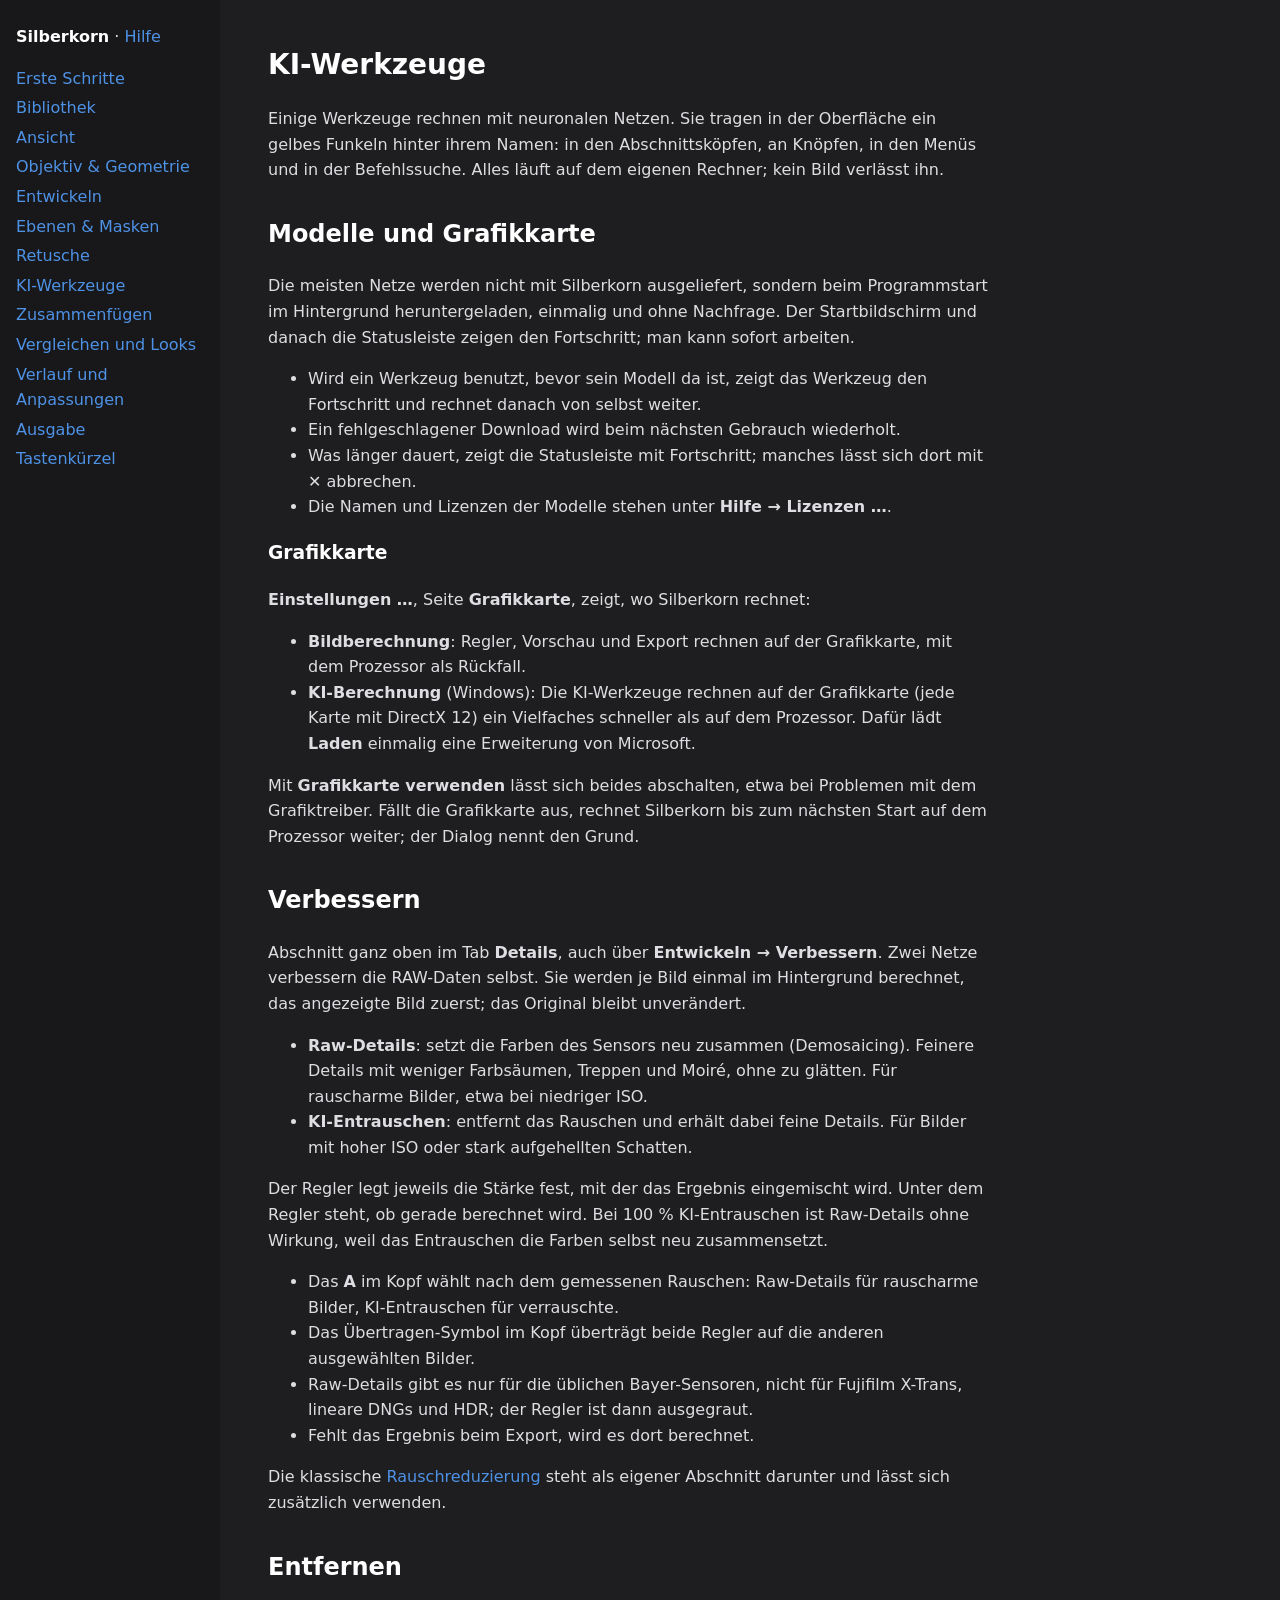
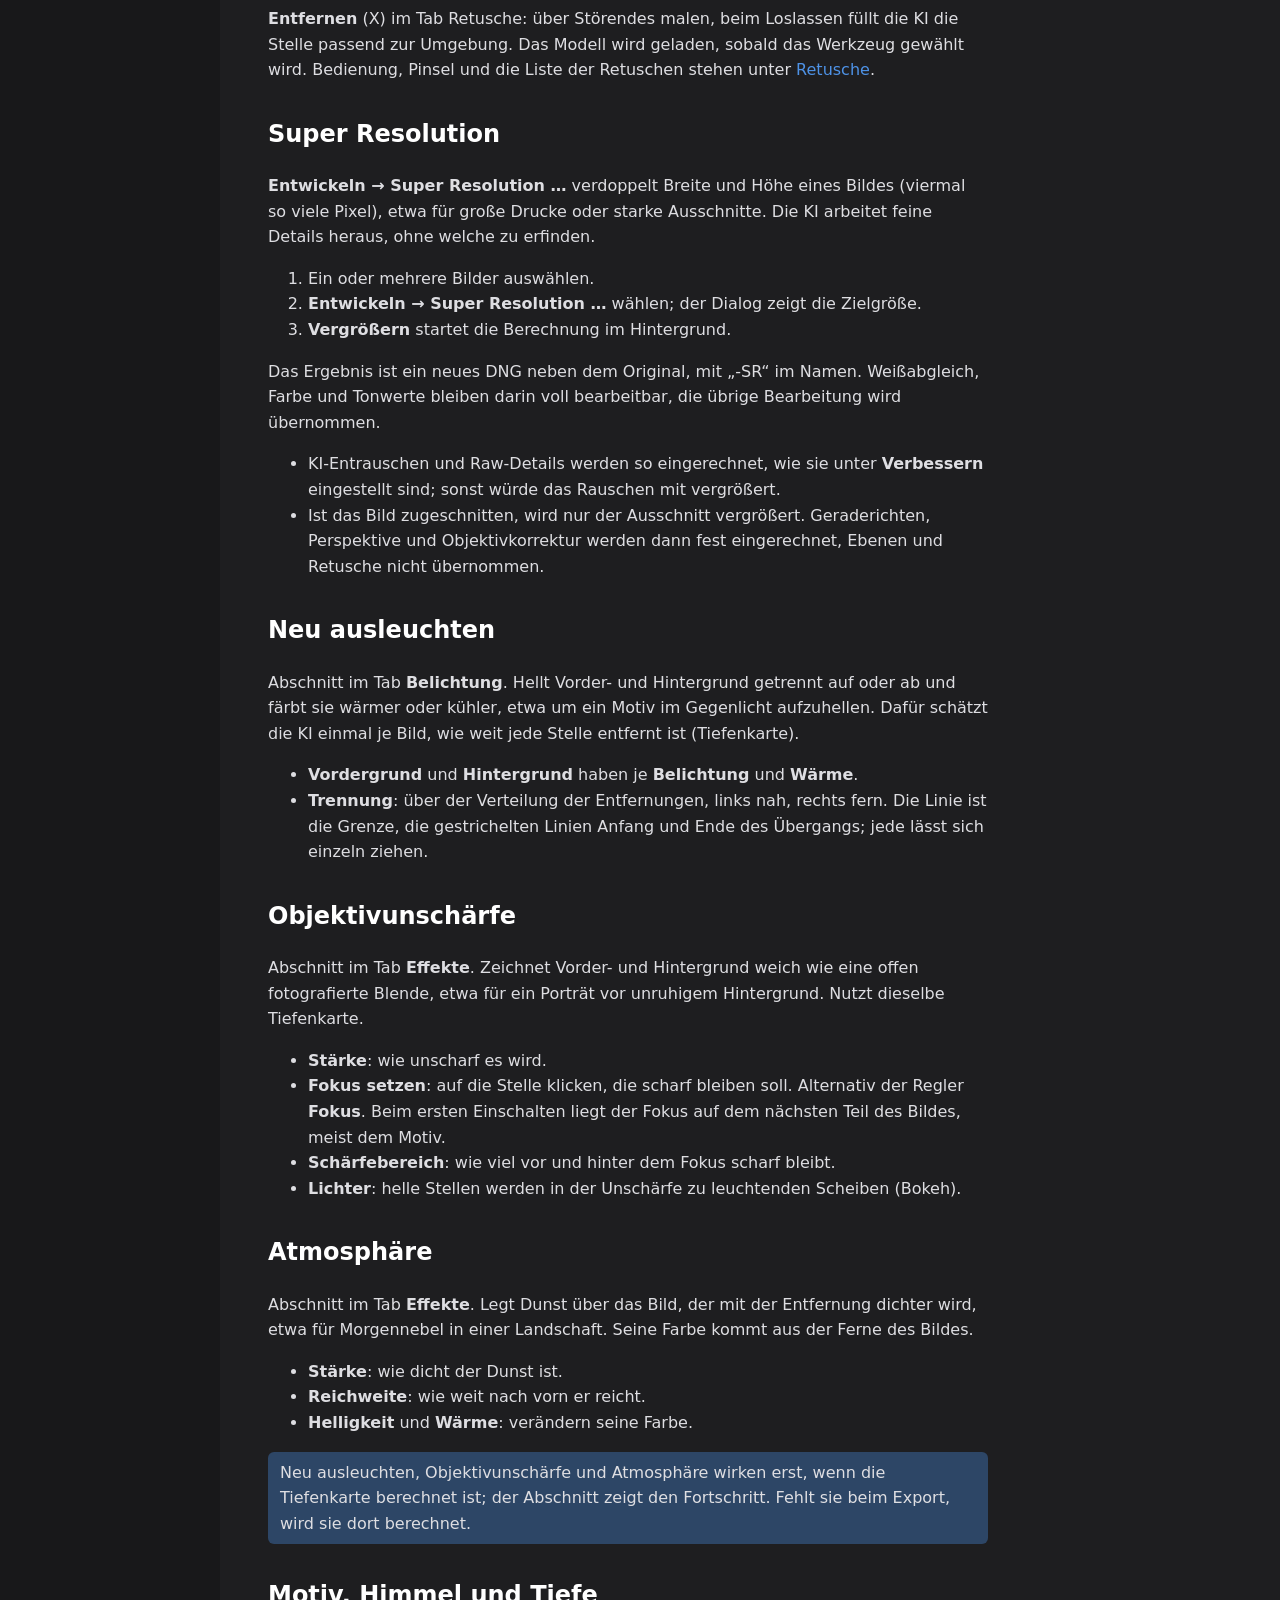
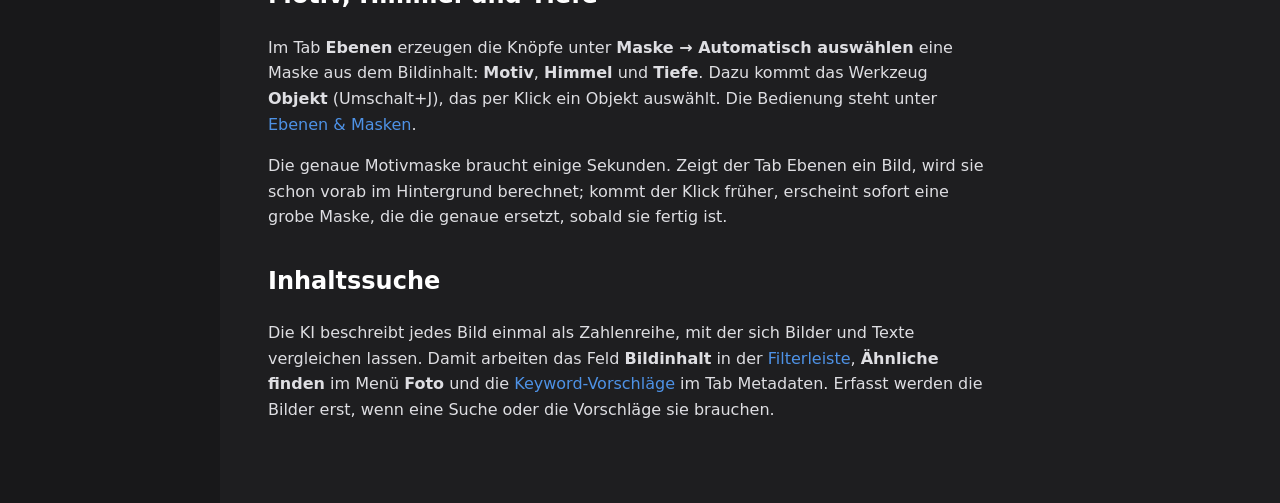
<file: docs/hilfe/ki-werkzeuge.html>
<!doctype html>
<html lang="de">
<head>
<meta charset="utf-8">
<meta name="viewport" content="width=device-width, initial-scale=1">
<title>KI-Werkzeuge – Silberkorn</title>
<link rel="stylesheet" href="hilfe.css">
</head>
<body>
<nav><a class="home" href="../index.html">Silberkorn</a> · <a href="index.html">Hilfe</a>
<ul>
<li><a href="erste-schritte.html">Erste Schritte</a></li>
<li><a href="bibliothek.html">Bibliothek</a></li>
<li><a href="ansicht.html">Ansicht</a></li>
<li><a href="objektiv.html">Objektiv &amp; Geometrie</a></li>
<li><a href="entwickeln.html">Entwickeln</a></li>
<li><a href="ebenen-masken.html">Ebenen &amp; Masken</a></li>
<li><a href="retusche.html">Retusche</a></li>
<li><a href="ki-werkzeuge.html">KI-Werkzeuge</a></li>
<li><a href="zusammenfuegen.html">Zusammenfügen</a></li>
<li><a href="vergleichen.html">Vergleichen und Looks</a></li>
<li><a href="verlauf.html">Verlauf und Anpassungen</a></li>
<li><a href="ausgabe.html">Ausgabe</a></li>
<li><a href="tastenkuerzel.html">Tastenkürzel</a></li>
</ul></nav>
<main>
<h1 id="ki-werkzeuge">KI-Werkzeuge</h1>
<p>Einige Werkzeuge rechnen mit neuronalen Netzen. Sie tragen in der Oberfläche ein gelbes Funkeln hinter ihrem Namen: in den Abschnittsköpfen, an Knöpfen, in den Menüs und in der Befehlssuche. Alles läuft auf dem eigenen Rechner; kein Bild verlässt ihn.</p>
<h2 id="modelle-und-grafikkarte">Modelle und Grafikkarte</h2>
<p>Die meisten Netze werden nicht mit Silberkorn ausgeliefert, sondern beim Programmstart im Hintergrund heruntergeladen, einmalig und ohne Nachfrage. Der Startbildschirm und danach die Statusleiste zeigen den Fortschritt; man kann sofort arbeiten.</p>
<ul>
<li>Wird ein Werkzeug benutzt, bevor sein Modell da ist, zeigt das Werkzeug den Fortschritt und rechnet danach von selbst weiter.</li>
<li>Ein fehlgeschlagener Download wird beim nächsten Gebrauch wiederholt.</li>
<li>Was länger dauert, zeigt die Statusleiste mit Fortschritt; manches lässt sich dort mit ✕ abbrechen.</li>
<li>Die Namen und Lizenzen der Modelle stehen unter <b>Hilfe → Lizenzen …</b>.</li>
</ul>
<h3 id="grafikkarte">Grafikkarte</h3>
<p><b>Einstellungen …</b>, Seite <b>Grafikkarte</b>, zeigt, wo Silberkorn rechnet:</p>
<ul>
<li><b>Bildberechnung</b>: Regler, Vorschau und Export rechnen auf der Grafikkarte, mit dem Prozessor als Rückfall.</li>
<li><b>KI-Berechnung</b> (Windows): Die KI-Werkzeuge rechnen auf der Grafikkarte (jede Karte mit DirectX 12) ein Vielfaches schneller als auf dem Prozessor. Dafür lädt <b>Laden</b> einmalig eine Erweiterung von Microsoft.</li>
</ul>
<p>Mit <b>Grafikkarte verwenden</b> lässt sich beides abschalten, etwa bei Problemen mit dem Grafiktreiber. Fällt die Grafikkarte aus, rechnet Silberkorn bis zum nächsten Start auf dem Prozessor weiter; der Dialog nennt den Grund.</p>
<h2 id="verbessern">Verbessern</h2>
<p>Abschnitt ganz oben im Tab <b>Details</b>, auch über <b>Entwickeln → Verbessern</b>. Zwei Netze verbessern die RAW-Daten selbst. Sie werden je Bild einmal im Hintergrund berechnet, das angezeigte Bild zuerst; das Original bleibt unverändert.</p>
<ul>
<li><b>Raw-Details</b>: setzt die Farben des Sensors neu zusammen (Demosaicing). Feinere Details mit weniger Farbsäumen, Treppen und Moiré, ohne zu glätten. Für rauscharme Bilder, etwa bei niedriger ISO.</li>
<li><b>KI-Entrauschen</b>: entfernt das Rauschen und erhält dabei feine Details. Für Bilder mit hoher ISO oder stark aufgehellten Schatten.</li>
</ul>
<p>Der Regler legt jeweils die Stärke fest, mit der das Ergebnis eingemischt wird. Unter dem Regler steht, ob gerade berechnet wird. Bei 100 % KI-Entrauschen ist Raw-Details ohne Wirkung, weil das Entrauschen die Farben selbst neu zusammensetzt.</p>
<ul>
<li>Das <b>A</b> im Kopf wählt nach dem gemessenen Rauschen: Raw-Details für rauscharme Bilder, KI-Entrauschen für verrauschte.</li>
<li>Das Übertragen-Symbol im Kopf überträgt beide Regler auf die anderen ausgewählten Bilder.</li>
<li>Raw-Details gibt es nur für die üblichen Bayer-Sensoren, nicht für Fujifilm X-Trans, lineare DNGs und HDR; der Regler ist dann ausgegraut.</li>
<li>Fehlt das Ergebnis beim Export, wird es dort berechnet.</li>
</ul>
<p>Die klassische <a href="entwickeln.html#rauschreduzierung">Rauschreduzierung</a> steht als eigener Abschnitt darunter und lässt sich zusätzlich verwenden.</p>
<h2 id="entfernen">Entfernen</h2>
<p><b>Entfernen</b> (X) im Tab Retusche: über Störendes malen, beim Loslassen füllt die KI die Stelle passend zur Umgebung. Das Modell wird geladen, sobald das Werkzeug gewählt wird. Bedienung, Pinsel und die Liste der Retuschen stehen unter <a href="retusche.html">Retusche</a>.</p>
<h2 id="super-resolution">Super Resolution</h2>
<p><b>Entwickeln → Super Resolution …</b> verdoppelt Breite und Höhe eines Bildes (viermal so viele Pixel), etwa für große Drucke oder starke Ausschnitte. Die KI arbeitet feine Details heraus, ohne welche zu erfinden.</p>
<ol>
<li>Ein oder mehrere Bilder auswählen.</li>
<li><b>Entwickeln → Super Resolution …</b> wählen; der Dialog zeigt die Zielgröße.</li>
<li><b>Vergrößern</b> startet die Berechnung im Hintergrund.</li>
</ol>
<p>Das Ergebnis ist ein neues DNG neben dem Original, mit „-SR“ im Namen. Weißabgleich, Farbe und Tonwerte bleiben darin voll bearbeitbar, die übrige Bearbeitung wird übernommen.</p>
<ul>
<li>KI-Entrauschen und Raw-Details werden so eingerechnet, wie sie unter <b>Verbessern</b> eingestellt sind; sonst würde das Rauschen mit vergrößert.</li>
<li>Ist das Bild zugeschnitten, wird nur der Ausschnitt vergrößert. Geraderichten, Perspektive und Objektivkorrektur werden dann fest eingerechnet, Ebenen und Retusche nicht übernommen.</li>
</ul>
<h2 id="neu-ausleuchten">Neu ausleuchten</h2>
<p>Abschnitt im Tab <b>Belichtung</b>. Hellt Vorder- und Hintergrund getrennt auf oder ab und färbt sie wärmer oder kühler, etwa um ein Motiv im Gegenlicht aufzuhellen. Dafür schätzt die KI einmal je Bild, wie weit jede Stelle entfernt ist (Tiefenkarte).</p>
<ul>
<li><b>Vordergrund</b> und <b>Hintergrund</b> haben je <b>Belichtung</b> und <b>Wärme</b>.</li>
<li><b>Trennung</b>: über der Verteilung der Entfernungen, links nah, rechts fern. Die Linie ist die Grenze, die gestrichelten Linien Anfang und Ende des Übergangs; jede lässt sich einzeln ziehen.</li>
</ul>
<h2 id="objektivunschärfe">Objektivunschärfe</h2>
<p>Abschnitt im Tab <b>Effekte</b>. Zeichnet Vorder- und Hintergrund weich wie eine offen fotografierte Blende, etwa für ein Porträt vor unruhigem Hintergrund. Nutzt dieselbe Tiefenkarte.</p>
<ul>
<li><b>Stärke</b>: wie unscharf es wird.</li>
<li><b>Fokus setzen</b>: auf die Stelle klicken, die scharf bleiben soll. Alternativ der Regler <b>Fokus</b>. Beim ersten Einschalten liegt der Fokus auf dem nächsten Teil des Bildes, meist dem Motiv.</li>
<li><b>Schärfebereich</b>: wie viel vor und hinter dem Fokus scharf bleibt.</li>
<li><b>Lichter</b>: helle Stellen werden in der Unschärfe zu leuchtenden Scheiben (Bokeh).</li>
</ul>
<h2 id="atmosphäre">Atmosphäre</h2>
<p>Abschnitt im Tab <b>Effekte</b>. Legt Dunst über das Bild, der mit der Entfernung dichter wird, etwa für Morgennebel in einer Landschaft. Seine Farbe kommt aus der Ferne des Bildes.</p>
<ul>
<li><b>Stärke</b>: wie dicht der Dunst ist.</li>
<li><b>Reichweite</b>: wie weit nach vorn er reicht.</li>
<li><b>Helligkeit</b> und <b>Wärme</b>: verändern seine Farbe.</li>
</ul>
<p class="note">Neu ausleuchten, Objektivunschärfe und Atmosphäre wirken erst, wenn die Tiefenkarte berechnet ist; der Abschnitt zeigt den Fortschritt. Fehlt sie beim Export, wird sie dort berechnet.</p>
<h2 id="motiv-himmel-und-tiefe">Motiv, Himmel und Tiefe</h2>
<p>Im Tab <b>Ebenen</b> erzeugen die Knöpfe unter <b>Maske → Automatisch auswählen</b> eine Maske aus dem Bildinhalt: <b>Motiv</b>, <b>Himmel</b> und <b>Tiefe</b>. Dazu kommt das Werkzeug <b>Objekt</b> (Umschalt+J), das per Klick ein Objekt auswählt. Die Bedienung steht unter <a href="ebenen-masken.html#automatisch-auswählen">Ebenen &amp; Masken</a>.</p>
<p>Die genaue Motivmaske braucht einige Sekunden. Zeigt der Tab Ebenen ein Bild, wird sie schon vorab im Hintergrund berechnet; kommt der Klick früher, erscheint sofort eine grobe Maske, die die genaue ersetzt, sobald sie fertig ist.</p>
<h2 id="inhaltssuche">Inhaltssuche</h2>
<p>Die KI beschreibt jedes Bild einmal als Zahlenreihe, mit der sich Bilder und Texte vergleichen lassen. Damit arbeiten das Feld <b>Bildinhalt</b> in der <a href="bibliothek.html#suche-nach-dem-bildinhalt">Filterleiste</a>, <b>Ähnliche finden</b> im Menü <b>Foto</b> und die <a href="bibliothek.html#keywords">Keyword-Vorschläge</a> im Tab Metadaten. Erfasst werden die Bilder erst, wenn eine Suche oder die Vorschläge sie brauchen.</p>
</main>
</body>
</html>
</file>
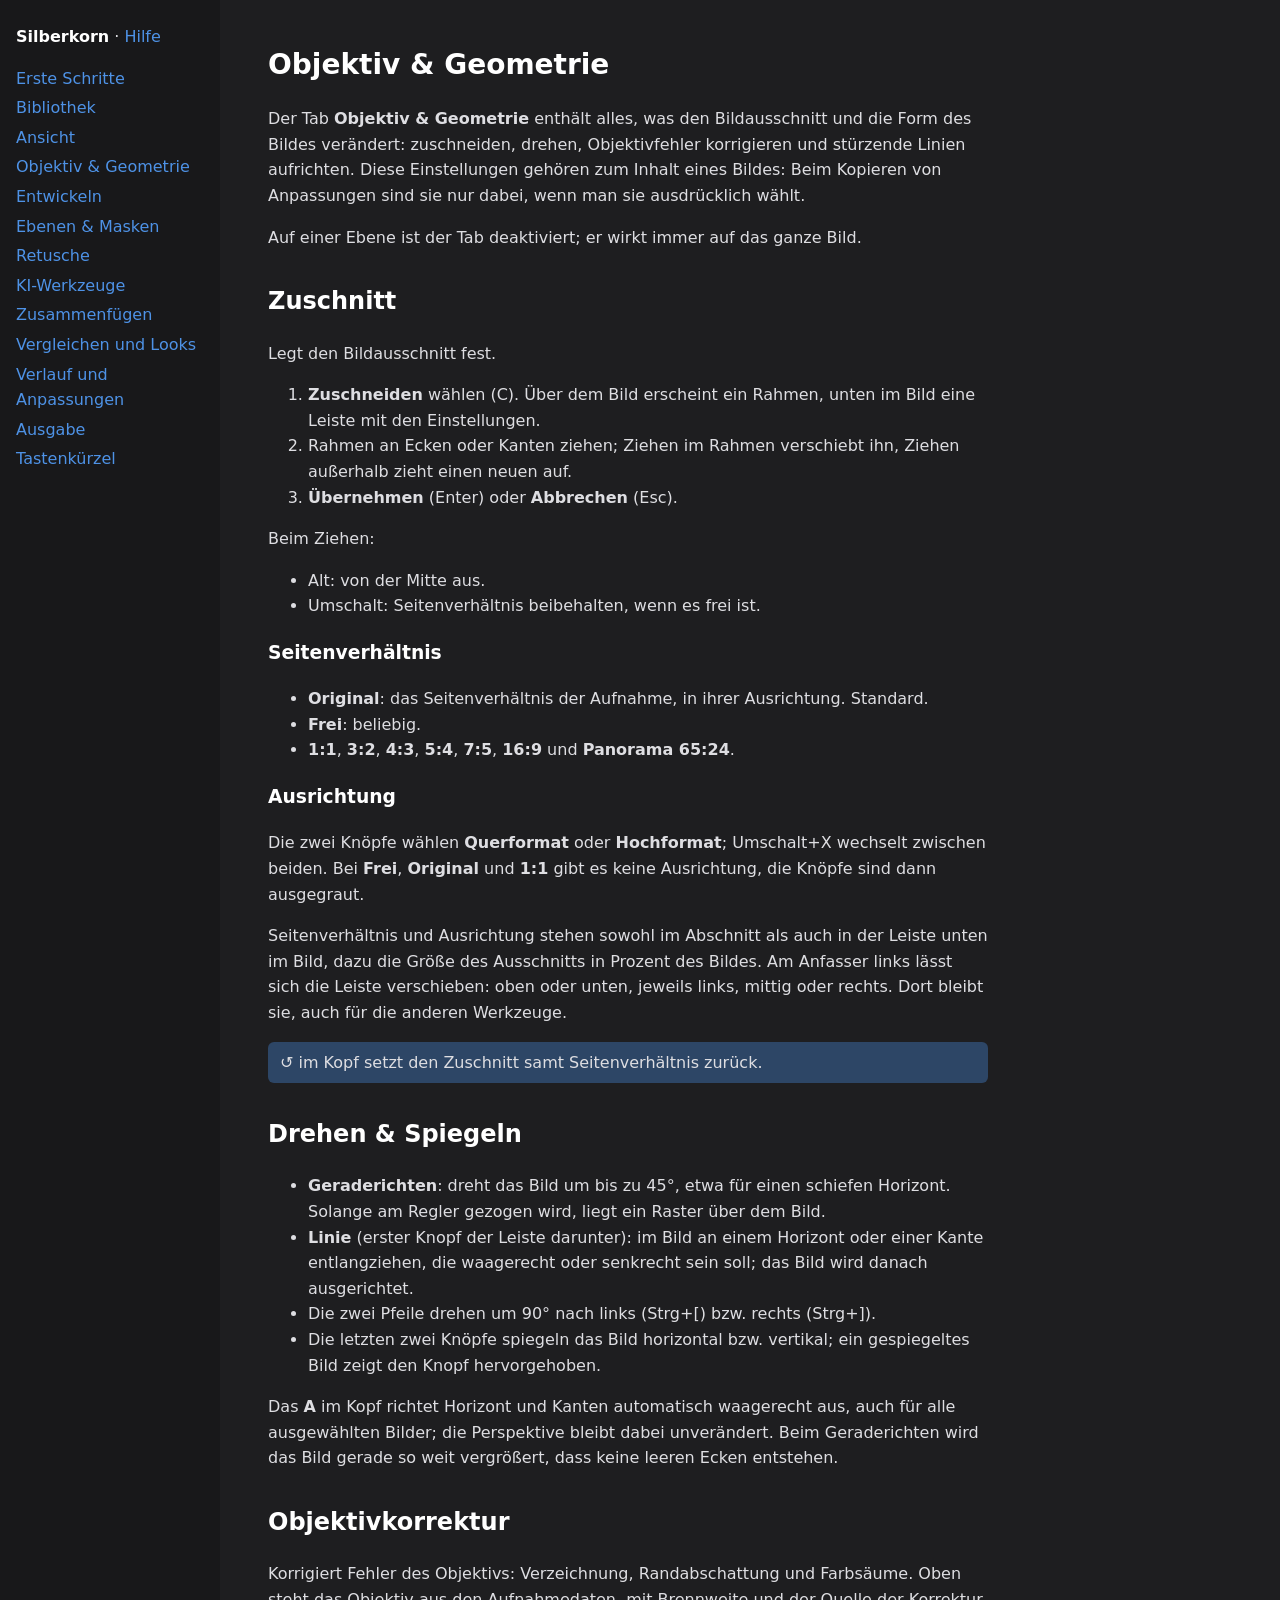
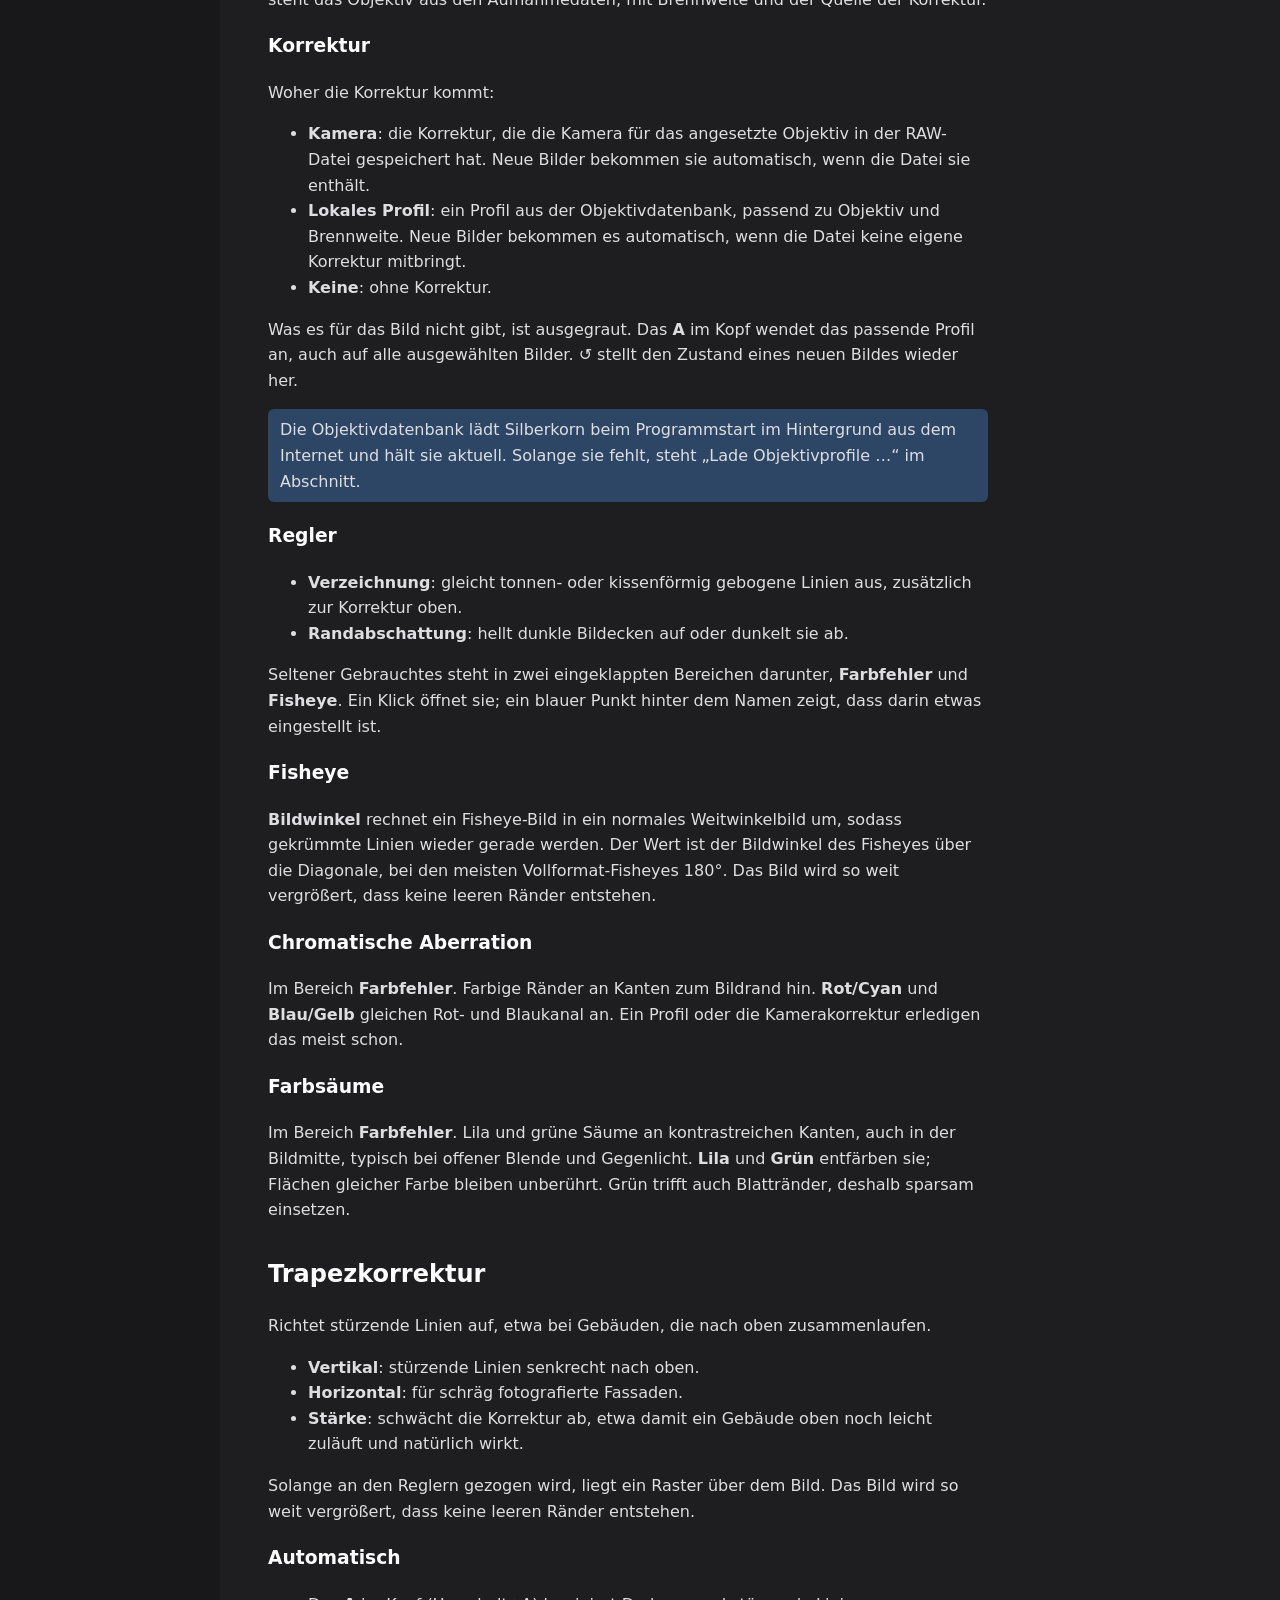
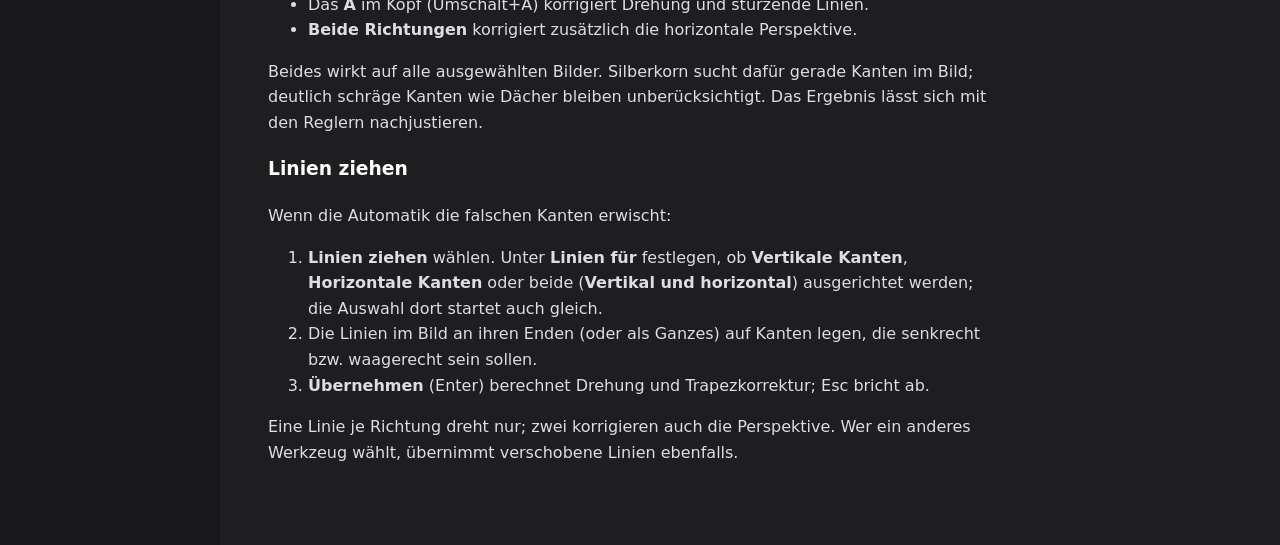
<file: docs/hilfe/objektiv.html>
<!doctype html>
<html lang="de">
<head>
<meta charset="utf-8">
<meta name="viewport" content="width=device-width, initial-scale=1">
<title>Objektiv &amp; Geometrie – Silberkorn</title>
<link rel="stylesheet" href="hilfe.css">
</head>
<body>
<nav><a class="home" href="../index.html">Silberkorn</a> · <a href="index.html">Hilfe</a>
<ul>
<li><a href="erste-schritte.html">Erste Schritte</a></li>
<li><a href="bibliothek.html">Bibliothek</a></li>
<li><a href="ansicht.html">Ansicht</a></li>
<li><a href="objektiv.html">Objektiv &amp; Geometrie</a></li>
<li><a href="entwickeln.html">Entwickeln</a></li>
<li><a href="ebenen-masken.html">Ebenen &amp; Masken</a></li>
<li><a href="retusche.html">Retusche</a></li>
<li><a href="ki-werkzeuge.html">KI-Werkzeuge</a></li>
<li><a href="zusammenfuegen.html">Zusammenfügen</a></li>
<li><a href="vergleichen.html">Vergleichen und Looks</a></li>
<li><a href="verlauf.html">Verlauf und Anpassungen</a></li>
<li><a href="ausgabe.html">Ausgabe</a></li>
<li><a href="tastenkuerzel.html">Tastenkürzel</a></li>
</ul></nav>
<main>
<h1 id="objektiv-geometrie">Objektiv &amp; Geometrie</h1>
<p>Der Tab <b>Objektiv &amp; Geometrie</b> enthält alles, was den Bildausschnitt und die Form des Bildes verändert: zuschneiden, drehen, Objektivfehler korrigieren und stürzende Linien aufrichten. Diese Einstellungen gehören zum Inhalt eines Bildes: Beim Kopieren von Anpassungen sind sie nur dabei, wenn man sie ausdrücklich wählt.</p>
<p>Auf einer Ebene ist der Tab deaktiviert; er wirkt immer auf das ganze Bild.</p>
<h2 id="zuschnitt">Zuschnitt</h2>
<p>Legt den Bildausschnitt fest.</p>
<ol>
<li><b>Zuschneiden</b> wählen (C). Über dem Bild erscheint ein Rahmen, unten im Bild eine Leiste mit den Einstellungen.</li>
<li>Rahmen an Ecken oder Kanten ziehen; Ziehen im Rahmen verschiebt ihn, Ziehen außerhalb zieht einen neuen auf.</li>
<li><b>Übernehmen</b> (Enter) oder <b>Abbrechen</b> (Esc).</li>
</ol>
<p>Beim Ziehen:</p>
<ul>
<li>Alt: von der Mitte aus.</li>
<li>Umschalt: Seitenverhältnis beibehalten, wenn es frei ist.</li>
</ul>
<h3 id="seitenverhältnis">Seitenverhältnis</h3>
<ul>
<li><b>Original</b>: das Seitenverhältnis der Aufnahme, in ihrer Ausrichtung. Standard.</li>
<li><b>Frei</b>: beliebig.</li>
<li><b>1:1</b>, <b>3:2</b>, <b>4:3</b>, <b>5:4</b>, <b>7:5</b>, <b>16:9</b> und <b>Panorama 65:24</b>.</li>
</ul>
<h3 id="ausrichtung">Ausrichtung</h3>
<p>Die zwei Knöpfe wählen <b>Querformat</b> oder <b>Hochformat</b>; Umschalt+X wechselt zwischen beiden. Bei <b>Frei</b>, <b>Original</b> und <b>1:1</b> gibt es keine Ausrichtung, die Knöpfe sind dann ausgegraut.</p>
<p>Seitenverhältnis und Ausrichtung stehen sowohl im Abschnitt als auch in der Leiste unten im Bild, dazu die Größe des Ausschnitts in Prozent des Bildes. Am Anfasser links lässt sich die Leiste verschieben: oben oder unten, jeweils links, mittig oder rechts. Dort bleibt sie, auch für die anderen Werkzeuge.</p>
<p class="note">↺ im Kopf setzt den Zuschnitt samt Seitenverhältnis zurück.</p>
<h2 id="drehen-spiegeln">Drehen &amp; Spiegeln</h2>
<ul>
<li><b>Geraderichten</b>: dreht das Bild um bis zu 45°, etwa für einen schiefen Horizont. Solange am Regler gezogen wird, liegt ein Raster über dem Bild.</li>
<li><b>Linie</b> (erster Knopf der Leiste darunter): im Bild an einem Horizont oder einer Kante entlangziehen, die waagerecht oder senkrecht sein soll; das Bild wird danach ausgerichtet.</li>
<li>Die zwei Pfeile drehen um 90° nach links (Strg+[) bzw. rechts (Strg+]).</li>
<li>Die letzten zwei Knöpfe spiegeln das Bild horizontal bzw. vertikal; ein gespiegeltes Bild zeigt den Knopf hervorgehoben.</li>
</ul>
<p>Das <b>A</b> im Kopf richtet Horizont und Kanten automatisch waagerecht aus, auch für alle ausgewählten Bilder; die Perspektive bleibt dabei unverändert. Beim Geraderichten wird das Bild gerade so weit vergrößert, dass keine leeren Ecken entstehen.</p>
<h2 id="objektivkorrektur">Objektivkorrektur</h2>
<p>Korrigiert Fehler des Objektivs: Verzeichnung, Randabschattung und Farbsäume. Oben steht das Objektiv aus den Aufnahmedaten, mit Brennweite und der Quelle der Korrektur.</p>
<h3 id="korrektur">Korrektur</h3>
<p>Woher die Korrektur kommt:</p>
<ul>
<li><b>Kamera</b>: die Korrektur, die die Kamera für das angesetzte Objektiv in der RAW-Datei gespeichert hat. Neue Bilder bekommen sie automatisch, wenn die Datei sie enthält.</li>
<li><b>Lokales Profil</b>: ein Profil aus der Objektivdatenbank, passend zu Objektiv und Brennweite. Neue Bilder bekommen es automatisch, wenn die Datei keine eigene Korrektur mitbringt.</li>
<li><b>Keine</b>: ohne Korrektur.</li>
</ul>
<p>Was es für das Bild nicht gibt, ist ausgegraut. Das <b>A</b> im Kopf wendet das passende Profil an, auch auf alle ausgewählten Bilder. ↺ stellt den Zustand eines neuen Bildes wieder her.</p>
<p class="note">Die Objektivdatenbank lädt Silberkorn beim Programmstart im Hintergrund aus dem Internet und hält sie aktuell. Solange sie fehlt, steht „Lade Objektivprofile …“ im Abschnitt.</p>
<h3 id="regler">Regler</h3>
<ul>
<li><b>Verzeichnung</b>: gleicht tonnen- oder kissenförmig gebogene Linien aus, zusätzlich zur Korrektur oben.</li>
<li><b>Randabschattung</b>: hellt dunkle Bildecken auf oder dunkelt sie ab.</li>
</ul>
<p>Seltener Gebrauchtes steht in zwei eingeklappten Bereichen darunter, <b>Farbfehler</b> und <b>Fisheye</b>. Ein Klick öffnet sie; ein blauer Punkt hinter dem Namen zeigt, dass darin etwas eingestellt ist.</p>
<h3 id="fisheye">Fisheye</h3>
<p><b>Bildwinkel</b> rechnet ein Fisheye-Bild in ein normales Weitwinkelbild um, sodass gekrümmte Linien wieder gerade werden. Der Wert ist der Bildwinkel des Fisheyes über die Diagonale, bei den meisten Vollformat-Fisheyes 180°. Das Bild wird so weit vergrößert, dass keine leeren Ränder entstehen.</p>
<h3 id="chromatische-aberration">Chromatische Aberration</h3>
<p>Im Bereich <b>Farbfehler</b>. Farbige Ränder an Kanten zum Bildrand hin. <b>Rot/Cyan</b> und <b>Blau/Gelb</b> gleichen Rot- und Blaukanal an. Ein Profil oder die Kamerakorrektur erledigen das meist schon.</p>
<h3 id="farbsäume">Farbsäume</h3>
<p>Im Bereich <b>Farbfehler</b>. Lila und grüne Säume an kontrastreichen Kanten, auch in der Bildmitte, typisch bei offener Blende und Gegenlicht. <b>Lila</b> und <b>Grün</b> entfärben sie; Flächen gleicher Farbe bleiben unberührt. Grün trifft auch Blattränder, deshalb sparsam einsetzen.</p>
<h2 id="trapezkorrektur">Trapezkorrektur</h2>
<p>Richtet stürzende Linien auf, etwa bei Gebäuden, die nach oben zusammenlaufen.</p>
<ul>
<li><b>Vertikal</b>: stürzende Linien senkrecht nach oben.</li>
<li><b>Horizontal</b>: für schräg fotografierte Fassaden.</li>
<li><b>Stärke</b>: schwächt die Korrektur ab, etwa damit ein Gebäude oben noch leicht zuläuft und natürlich wirkt.</li>
</ul>
<p>Solange an den Reglern gezogen wird, liegt ein Raster über dem Bild. Das Bild wird so weit vergrößert, dass keine leeren Ränder entstehen.</p>
<h3 id="automatisch">Automatisch</h3>
<ul>
<li>Das <b>A</b> im Kopf (Umschalt+A) korrigiert Drehung und stürzende Linien.</li>
<li><b>Beide Richtungen</b> korrigiert zusätzlich die horizontale Perspektive.</li>
</ul>
<p>Beides wirkt auf alle ausgewählten Bilder. Silberkorn sucht dafür gerade Kanten im Bild; deutlich schräge Kanten wie Dächer bleiben unberücksichtigt. Das Ergebnis lässt sich mit den Reglern nachjustieren.</p>
<h3 id="linien-ziehen">Linien ziehen</h3>
<p>Wenn die Automatik die falschen Kanten erwischt:</p>
<ol>
<li><b>Linien ziehen</b> wählen. Unter <b>Linien für</b> festlegen, ob <b>Vertikale Kanten</b>, <b>Horizontale Kanten</b> oder beide (<b>Vertikal und horizontal</b>) ausgerichtet werden; die Auswahl dort startet auch gleich.</li>
<li>Die Linien im Bild an ihren Enden (oder als Ganzes) auf Kanten legen, die senkrecht bzw. waagerecht sein sollen.</li>
<li><b>Übernehmen</b> (Enter) berechnet Drehung und Trapezkorrektur; Esc bricht ab.</li>
</ol>
<p>Eine Linie je Richtung dreht nur; zwei korrigieren auch die Perspektive. Wer ein anderes Werkzeug wählt, übernimmt verschobene Linien ebenfalls.</p>
</main>
</body>
</html>
</file>
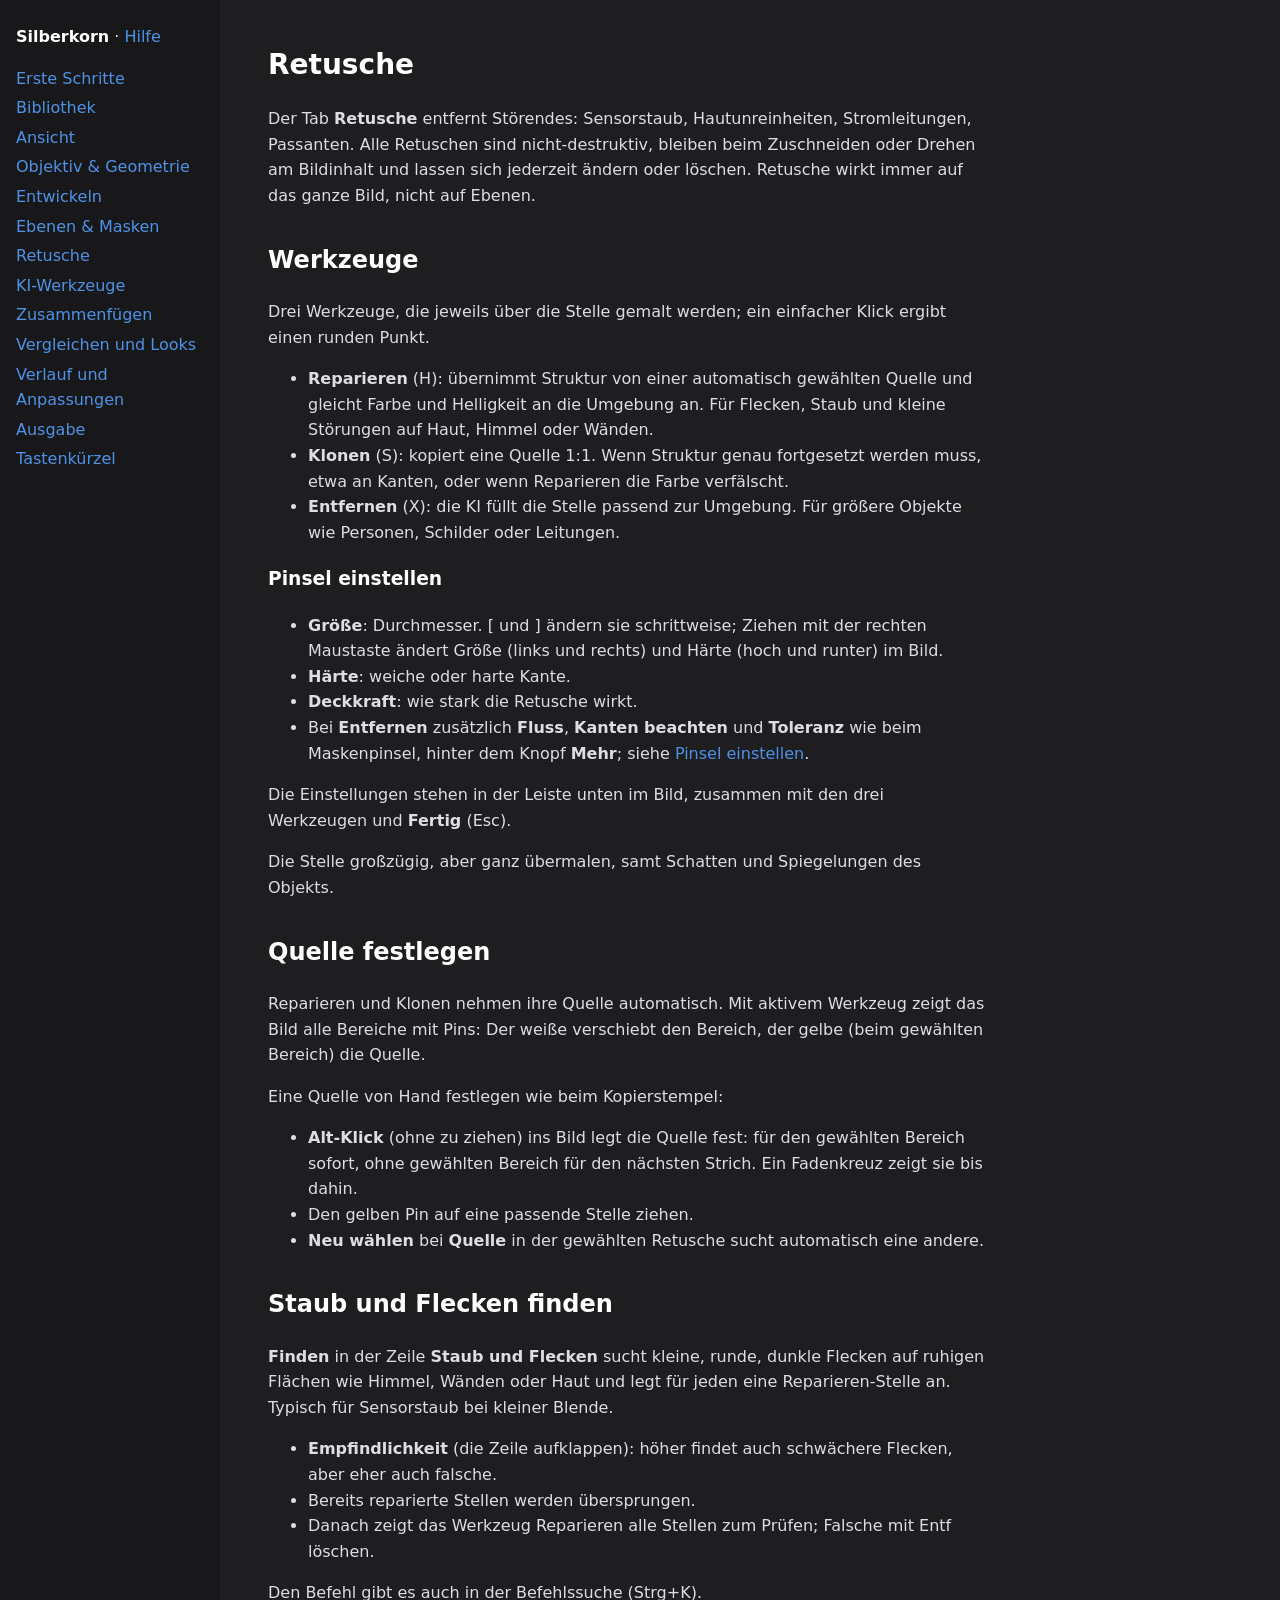
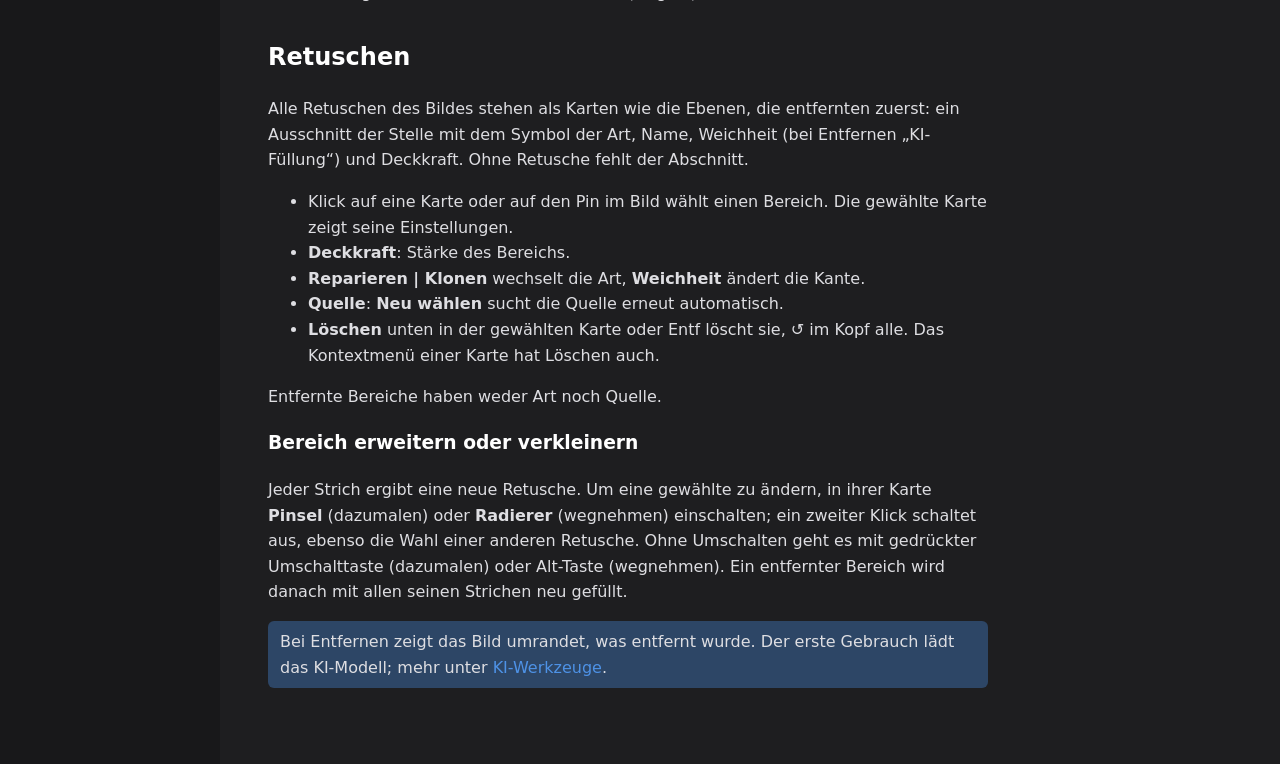
<file: docs/hilfe/retusche.html>
<!doctype html>
<html lang="de">
<head>
<meta charset="utf-8">
<meta name="viewport" content="width=device-width, initial-scale=1">
<title>Retusche – Silberkorn</title>
<link rel="stylesheet" href="hilfe.css">
</head>
<body>
<nav><a class="home" href="../index.html">Silberkorn</a> · <a href="index.html">Hilfe</a>
<ul>
<li><a href="erste-schritte.html">Erste Schritte</a></li>
<li><a href="bibliothek.html">Bibliothek</a></li>
<li><a href="ansicht.html">Ansicht</a></li>
<li><a href="objektiv.html">Objektiv &amp; Geometrie</a></li>
<li><a href="entwickeln.html">Entwickeln</a></li>
<li><a href="ebenen-masken.html">Ebenen &amp; Masken</a></li>
<li><a href="retusche.html">Retusche</a></li>
<li><a href="ki-werkzeuge.html">KI-Werkzeuge</a></li>
<li><a href="zusammenfuegen.html">Zusammenfügen</a></li>
<li><a href="vergleichen.html">Vergleichen und Looks</a></li>
<li><a href="verlauf.html">Verlauf und Anpassungen</a></li>
<li><a href="ausgabe.html">Ausgabe</a></li>
<li><a href="tastenkuerzel.html">Tastenkürzel</a></li>
</ul></nav>
<main>
<h1 id="retusche">Retusche</h1>
<p>Der Tab <b>Retusche</b> entfernt Störendes: Sensorstaub, Hautunreinheiten, Stromleitungen, Passanten. Alle Retuschen sind nicht-destruktiv, bleiben beim Zuschneiden oder Drehen am Bildinhalt und lassen sich jederzeit ändern oder löschen. Retusche wirkt immer auf das ganze Bild, nicht auf Ebenen.</p>
<h2 id="werkzeuge">Werkzeuge</h2>
<p>Drei Werkzeuge, die jeweils über die Stelle gemalt werden; ein einfacher Klick ergibt einen runden Punkt.</p>
<ul>
<li><b>Reparieren</b> (H): übernimmt Struktur von einer automatisch gewählten Quelle und gleicht Farbe und Helligkeit an die Umgebung an. Für Flecken, Staub und kleine Störungen auf Haut, Himmel oder Wänden.</li>
<li><b>Klonen</b> (S): kopiert eine Quelle 1:1. Wenn Struktur genau fortgesetzt werden muss, etwa an Kanten, oder wenn Reparieren die Farbe verfälscht.</li>
<li><b>Entfernen</b> (X): die KI füllt die Stelle passend zur Umgebung. Für größere Objekte wie Personen, Schilder oder Leitungen.</li>
</ul>
<h3 id="pinsel-einstellen">Pinsel einstellen</h3>
<ul>
<li><b>Größe</b>: Durchmesser. [ und ] ändern sie schrittweise; Ziehen mit der rechten Maustaste ändert Größe (links und rechts) und Härte (hoch und runter) im Bild.</li>
<li><b>Härte</b>: weiche oder harte Kante.</li>
<li><b>Deckkraft</b>: wie stark die Retusche wirkt.</li>
<li>Bei <b>Entfernen</b> zusätzlich <b>Fluss</b>, <b>Kanten beachten</b> und <b>Toleranz</b> wie beim Maskenpinsel, hinter dem Knopf <b>Mehr</b>; siehe <a href="ebenen-masken.html#pinsel-einstellen">Pinsel einstellen</a>.</li>
</ul>
<p>Die Einstellungen stehen in der Leiste unten im Bild, zusammen mit den drei Werkzeugen und <b>Fertig</b> (Esc).</p>
<p>Die Stelle großzügig, aber ganz übermalen, samt Schatten und Spiegelungen des Objekts.</p>
<h2 id="quelle-festlegen">Quelle festlegen</h2>
<p>Reparieren und Klonen nehmen ihre Quelle automatisch. Mit aktivem Werkzeug zeigt das Bild alle Bereiche mit Pins: Der weiße verschiebt den Bereich, der gelbe (beim gewählten Bereich) die Quelle.</p>
<p>Eine Quelle von Hand festlegen wie beim Kopierstempel:</p>
<ul>
<li><b>Alt-Klick</b> (ohne zu ziehen) ins Bild legt die Quelle fest: für den gewählten Bereich sofort, ohne gewählten Bereich für den nächsten Strich. Ein Fadenkreuz zeigt sie bis dahin.</li>
<li>Den gelben Pin auf eine passende Stelle ziehen.</li>
<li><b>Neu wählen</b> bei <b>Quelle</b> in der gewählten Retusche sucht automatisch eine andere.</li>
</ul>
<h2 id="staub-und-flecken-finden">Staub und Flecken finden</h2>
<p><b>Finden</b> in der Zeile <b>Staub und Flecken</b> sucht kleine, runde, dunkle Flecken auf ruhigen Flächen wie Himmel, Wänden oder Haut und legt für jeden eine Reparieren-Stelle an. Typisch für Sensorstaub bei kleiner Blende.</p>
<ul>
<li><b>Empfindlichkeit</b> (die Zeile aufklappen): höher findet auch schwächere Flecken, aber eher auch falsche.</li>
<li>Bereits reparierte Stellen werden übersprungen.</li>
<li>Danach zeigt das Werkzeug Reparieren alle Stellen zum Prüfen; Falsche mit Entf löschen.</li>
</ul>
<p>Den Befehl gibt es auch in der Befehlssuche (Strg+K).</p>
<h2 id="retuschen">Retuschen</h2>
<p>Alle Retuschen des Bildes stehen als Karten wie die Ebenen, die entfernten zuerst: ein Ausschnitt der Stelle mit dem Symbol der Art, Name, Weichheit (bei Entfernen „KI-Füllung“) und Deckkraft. Ohne Retusche fehlt der Abschnitt.</p>
<ul>
<li>Klick auf eine Karte oder auf den Pin im Bild wählt einen Bereich. Die gewählte Karte zeigt seine Einstellungen.</li>
<li><b>Deckkraft</b>: Stärke des Bereichs.</li>
<li><b>Reparieren | Klonen</b> wechselt die Art, <b>Weichheit</b> ändert die Kante.</li>
<li><b>Quelle</b>: <b>Neu wählen</b> sucht die Quelle erneut automatisch.</li>
<li><b>Löschen</b> unten in der gewählten Karte oder Entf löscht sie, ↺ im Kopf alle. Das Kontextmenü einer Karte hat Löschen auch.</li>
</ul>
<p>Entfernte Bereiche haben weder Art noch Quelle.</p>
<h3 id="bereich-erweitern-oder-verkleinern">Bereich erweitern oder verkleinern</h3>
<p>Jeder Strich ergibt eine neue Retusche. Um eine gewählte zu ändern, in ihrer Karte <b>Pinsel</b> (dazumalen) oder <b>Radierer</b> (wegnehmen) einschalten; ein zweiter Klick schaltet aus, ebenso die Wahl einer anderen Retusche. Ohne Umschalten geht es mit gedrückter Umschalttaste (dazumalen) oder Alt-Taste (wegnehmen). Ein entfernter Bereich wird danach mit allen seinen Strichen neu gefüllt.</p>
<p class="note">Bei Entfernen zeigt das Bild umrandet, was entfernt wurde. Der erste Gebrauch lädt das KI-Modell; mehr unter <a href="ki-werkzeuge.html#entfernen">KI-Werkzeuge</a>.</p>
</main>
</body>
</html>
</file>
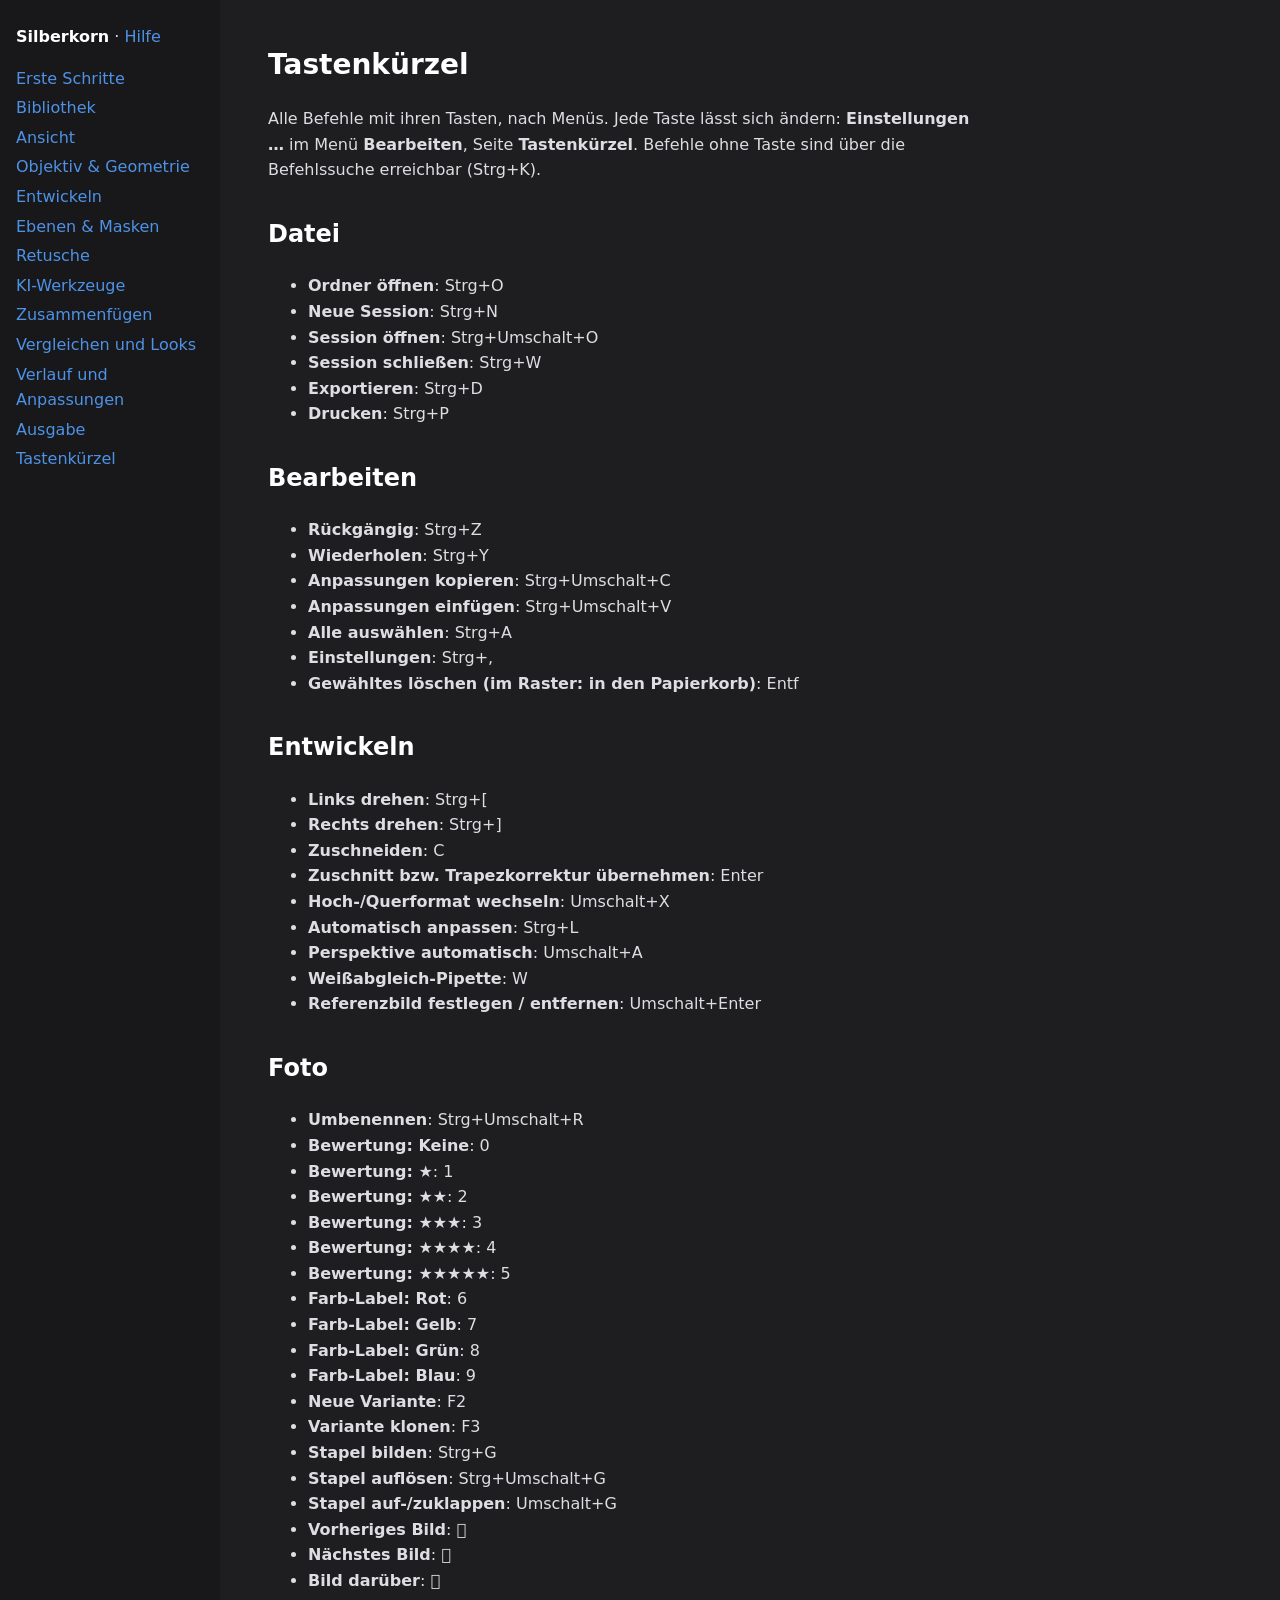
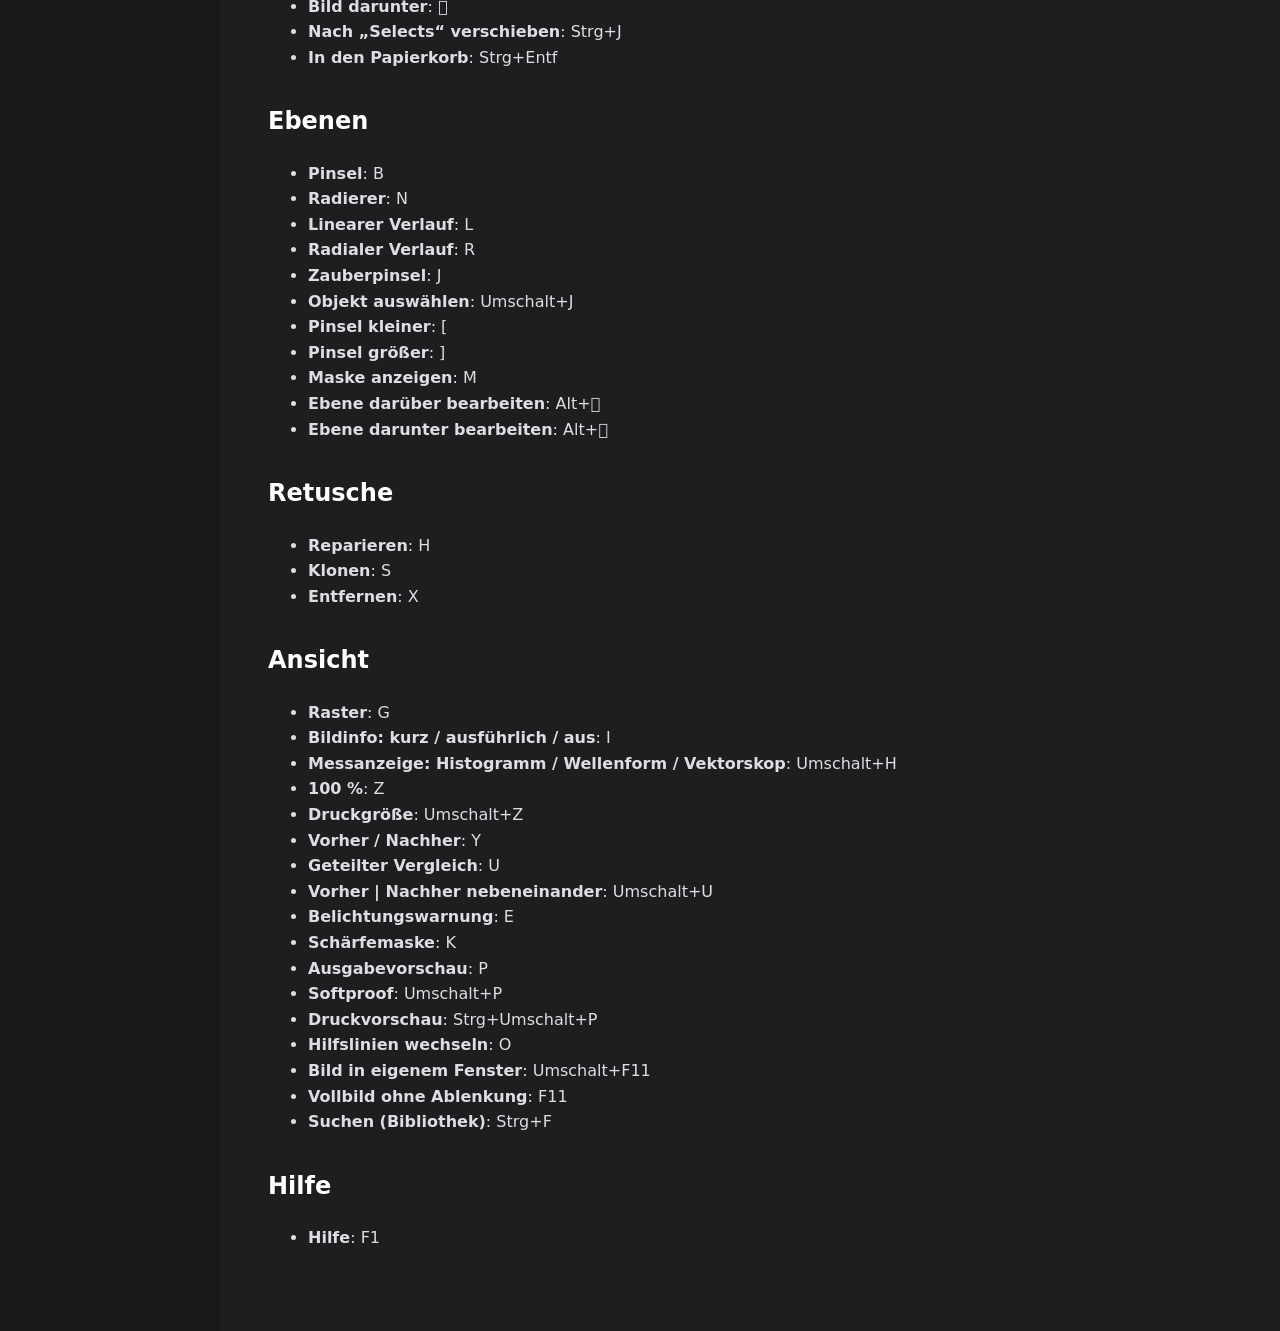
<file: docs/hilfe/tastenkuerzel.html>
<!doctype html>
<html lang="de">
<head>
<meta charset="utf-8">
<meta name="viewport" content="width=device-width, initial-scale=1">
<title>Tastenkürzel – Silberkorn</title>
<link rel="stylesheet" href="hilfe.css">
</head>
<body>
<nav><a class="home" href="../index.html">Silberkorn</a> · <a href="index.html">Hilfe</a>
<ul>
<li><a href="erste-schritte.html">Erste Schritte</a></li>
<li><a href="bibliothek.html">Bibliothek</a></li>
<li><a href="ansicht.html">Ansicht</a></li>
<li><a href="objektiv.html">Objektiv &amp; Geometrie</a></li>
<li><a href="entwickeln.html">Entwickeln</a></li>
<li><a href="ebenen-masken.html">Ebenen &amp; Masken</a></li>
<li><a href="retusche.html">Retusche</a></li>
<li><a href="ki-werkzeuge.html">KI-Werkzeuge</a></li>
<li><a href="zusammenfuegen.html">Zusammenfügen</a></li>
<li><a href="vergleichen.html">Vergleichen und Looks</a></li>
<li><a href="verlauf.html">Verlauf und Anpassungen</a></li>
<li><a href="ausgabe.html">Ausgabe</a></li>
<li><a href="tastenkuerzel.html">Tastenkürzel</a></li>
</ul></nav>
<main>
<h1 id="tastenkürzel">Tastenkürzel</h1>
<p>Alle Befehle mit ihren Tasten, nach Menüs. Jede Taste lässt sich ändern: <b>Einstellungen …</b> im Menü <b>Bearbeiten</b>, Seite <b>Tastenkürzel</b>. Befehle ohne Taste sind über die Befehlssuche erreichbar (Strg+K).</p>
<h2 id="datei">Datei</h2>
<ul>
<li><b>Ordner öffnen</b>: Strg+O</li>
<li><b>Neue Session</b>: Strg+N</li>
<li><b>Session öffnen</b>: Strg+Umschalt+O</li>
<li><b>Session schließen</b>: Strg+W</li>
<li><b>Exportieren</b>: Strg+D</li>
<li><b>Drucken</b>: Strg+P</li>
</ul>
<h2 id="bearbeiten">Bearbeiten</h2>
<ul>
<li><b>Rückgängig</b>: Strg+Z</li>
<li><b>Wiederholen</b>: Strg+Y</li>
<li><b>Anpassungen kopieren</b>: Strg+Umschalt+C</li>
<li><b>Anpassungen einfügen</b>: Strg+Umschalt+V</li>
<li><b>Alle auswählen</b>: Strg+A</li>
<li><b>Einstellungen</b>: Strg+,</li>
<li><b>Gewähltes löschen (im Raster: in den Papierkorb)</b>: Entf</li>
</ul>
<h2 id="entwickeln">Entwickeln</h2>
<ul>
<li><b>Links drehen</b>: Strg+[</li>
<li><b>Rechts drehen</b>: Strg+]</li>
<li><b>Zuschneiden</b>: C</li>
<li><b>Zuschnitt bzw. Trapezkorrektur übernehmen</b>: Enter</li>
<li><b>Hoch-/Querformat wechseln</b>: Umschalt+X</li>
<li><b>Automatisch anpassen</b>: Strg+L</li>
<li><b>Perspektive automatisch</b>: Umschalt+A</li>
<li><b>Weißabgleich-Pipette</b>: W</li>
<li><b>Referenzbild festlegen / entfernen</b>: Umschalt+Enter</li>
</ul>
<h2 id="foto">Foto</h2>
<ul>
<li><b>Umbenennen</b>: Strg+Umschalt+R</li>
<li><b>Bewertung: Keine</b>: 0</li>
<li><b>Bewertung: ★</b>: 1</li>
<li><b>Bewertung: ★★</b>: 2</li>
<li><b>Bewertung: ★★★</b>: 3</li>
<li><b>Bewertung: ★★★★</b>: 4</li>
<li><b>Bewertung: ★★★★★</b>: 5</li>
<li><b>Farb-Label: Rot</b>: 6</li>
<li><b>Farb-Label: Gelb</b>: 7</li>
<li><b>Farb-Label: Grün</b>: 8</li>
<li><b>Farb-Label: Blau</b>: 9</li>
<li><b>Neue Variante</b>: F2</li>
<li><b>Variante klonen</b>: F3</li>
<li><b>Stapel bilden</b>: Strg+G</li>
<li><b>Stapel auflösen</b>: Strg+Umschalt+G</li>
<li><b>Stapel auf-/zuklappen</b>: Umschalt+G</li>
<li><b>Vorheriges Bild</b>: </li>
<li><b>Nächstes Bild</b>: </li>
<li><b>Bild darüber</b>: </li>
<li><b>Bild darunter</b>: </li>
<li><b>Nach „Selects“ verschieben</b>: Strg+J</li>
<li><b>In den Papierkorb</b>: Strg+Entf</li>
</ul>
<h2 id="ebenen">Ebenen</h2>
<ul>
<li><b>Pinsel</b>: B</li>
<li><b>Radierer</b>: N</li>
<li><b>Linearer Verlauf</b>: L</li>
<li><b>Radialer Verlauf</b>: R</li>
<li><b>Zauberpinsel</b>: J</li>
<li><b>Objekt auswählen</b>: Umschalt+J</li>
<li><b>Pinsel kleiner</b>: [</li>
<li><b>Pinsel größer</b>: ]</li>
<li><b>Maske anzeigen</b>: M</li>
<li><b>Ebene darüber bearbeiten</b>: Alt+</li>
<li><b>Ebene darunter bearbeiten</b>: Alt+</li>
</ul>
<h2 id="retusche">Retusche</h2>
<ul>
<li><b>Reparieren</b>: H</li>
<li><b>Klonen</b>: S</li>
<li><b>Entfernen</b>: X</li>
</ul>
<h2 id="ansicht">Ansicht</h2>
<ul>
<li><b>Raster</b>: G</li>
<li><b>Bildinfo: kurz / ausführlich / aus</b>: I</li>
<li><b>Messanzeige: Histogramm / Wellenform / Vektorskop</b>: Umschalt+H</li>
<li><b>100 %</b>: Z</li>
<li><b>Druckgröße</b>: Umschalt+Z</li>
<li><b>Vorher / Nachher</b>: Y</li>
<li><b>Geteilter Vergleich</b>: U</li>
<li><b>Vorher | Nachher nebeneinander</b>: Umschalt+U</li>
<li><b>Belichtungswarnung</b>: E</li>
<li><b>Schärfemaske</b>: K</li>
<li><b>Ausgabevorschau</b>: P</li>
<li><b>Softproof</b>: Umschalt+P</li>
<li><b>Druckvorschau</b>: Strg+Umschalt+P</li>
<li><b>Hilfslinien wechseln</b>: O</li>
<li><b>Bild in eigenem Fenster</b>: Umschalt+F11</li>
<li><b>Vollbild ohne Ablenkung</b>: F11</li>
<li><b>Suchen (Bibliothek)</b>: Strg+F</li>
</ul>
<h2 id="hilfe">Hilfe</h2>
<ul>
<li><b>Hilfe</b>: F1</li>
</ul>
</main>
</body>
</html>
</file>
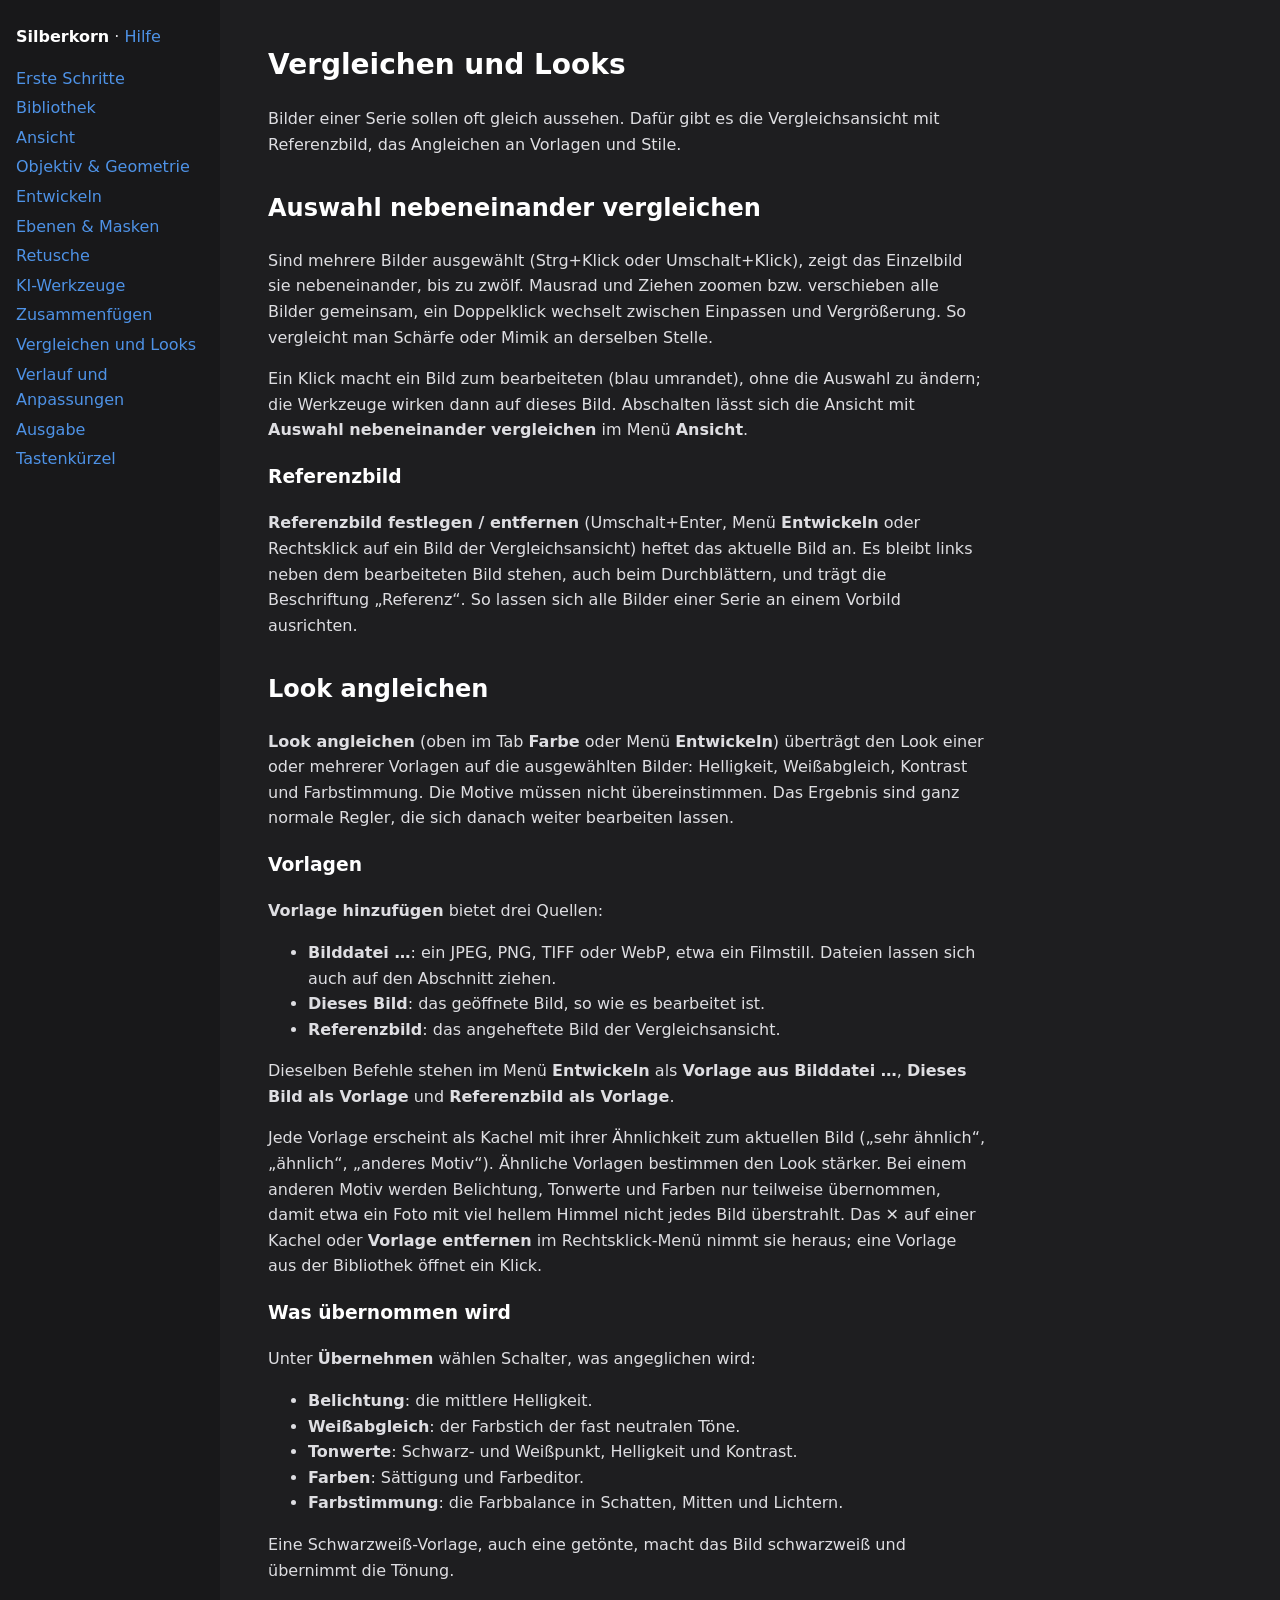
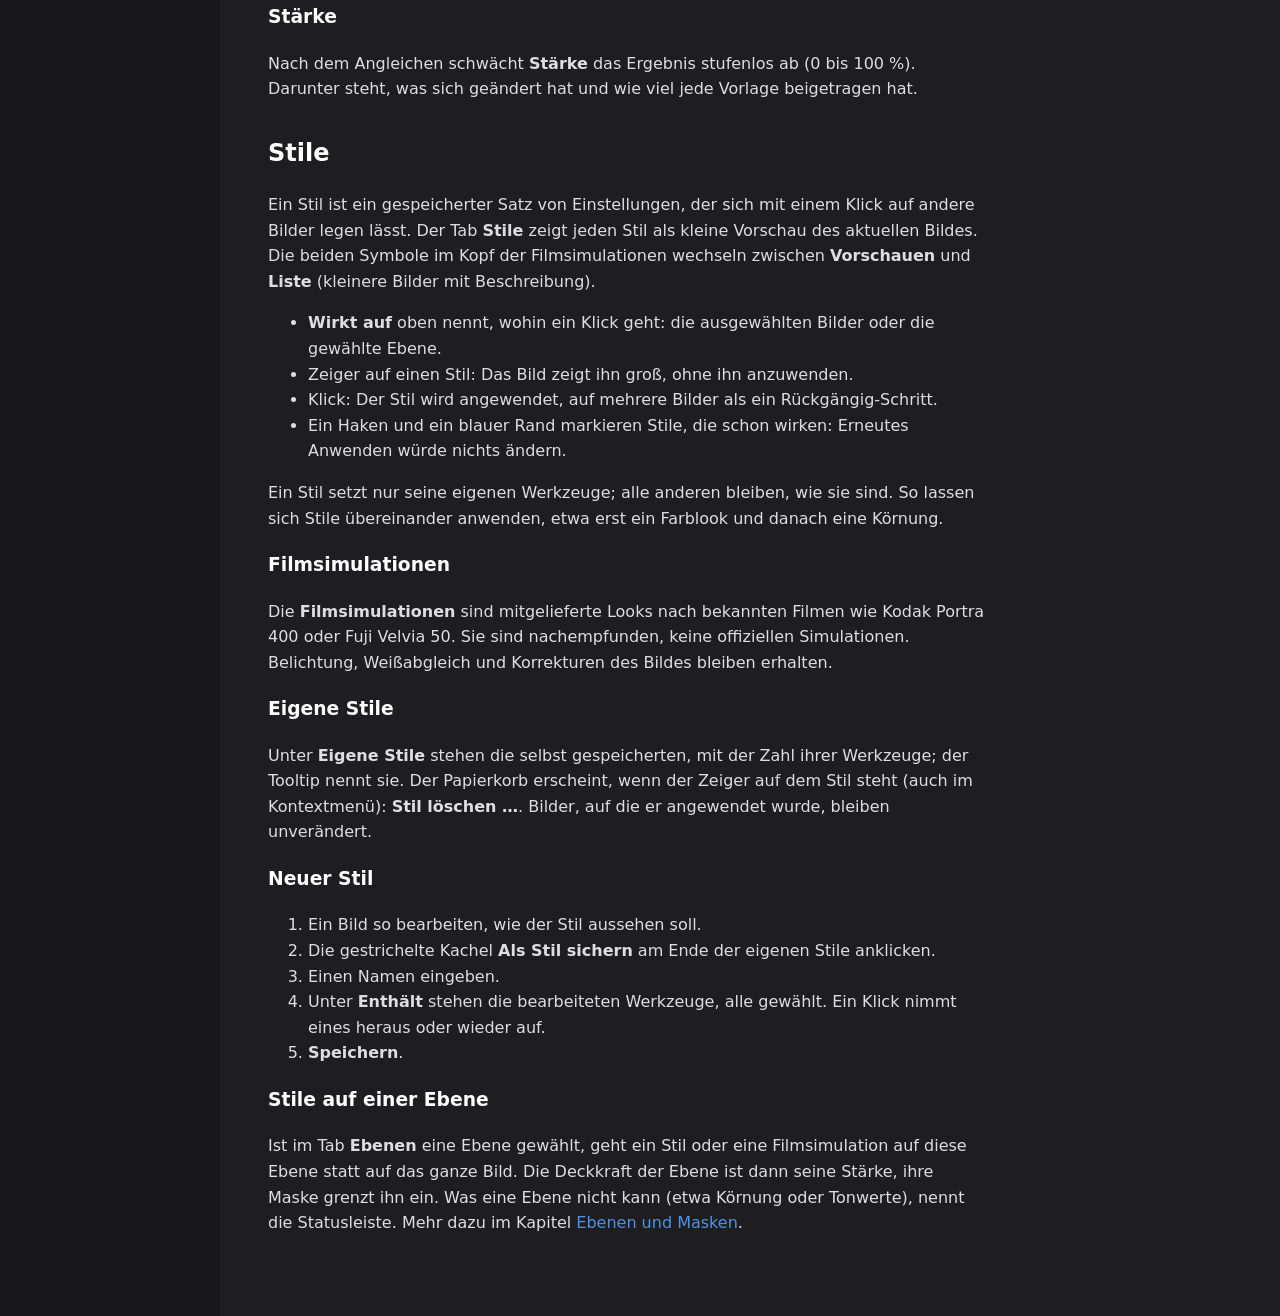
<file: docs/hilfe/vergleichen.html>
<!doctype html>
<html lang="de">
<head>
<meta charset="utf-8">
<meta name="viewport" content="width=device-width, initial-scale=1">
<title>Vergleichen und Looks – Silberkorn</title>
<link rel="stylesheet" href="hilfe.css">
</head>
<body>
<nav><a class="home" href="../index.html">Silberkorn</a> · <a href="index.html">Hilfe</a>
<ul>
<li><a href="erste-schritte.html">Erste Schritte</a></li>
<li><a href="bibliothek.html">Bibliothek</a></li>
<li><a href="ansicht.html">Ansicht</a></li>
<li><a href="objektiv.html">Objektiv &amp; Geometrie</a></li>
<li><a href="entwickeln.html">Entwickeln</a></li>
<li><a href="ebenen-masken.html">Ebenen &amp; Masken</a></li>
<li><a href="retusche.html">Retusche</a></li>
<li><a href="ki-werkzeuge.html">KI-Werkzeuge</a></li>
<li><a href="zusammenfuegen.html">Zusammenfügen</a></li>
<li><a href="vergleichen.html">Vergleichen und Looks</a></li>
<li><a href="verlauf.html">Verlauf und Anpassungen</a></li>
<li><a href="ausgabe.html">Ausgabe</a></li>
<li><a href="tastenkuerzel.html">Tastenkürzel</a></li>
</ul></nav>
<main>
<h1 id="vergleichen-und-looks">Vergleichen und Looks</h1>
<p>Bilder einer Serie sollen oft gleich aussehen. Dafür gibt es die Vergleichsansicht mit Referenzbild, das Angleichen an Vorlagen und Stile.</p>
<h2 id="auswahl-nebeneinander-vergleichen">Auswahl nebeneinander vergleichen</h2>
<p>Sind mehrere Bilder ausgewählt (Strg+Klick oder Umschalt+Klick), zeigt das Einzelbild sie nebeneinander, bis zu zwölf. Mausrad und Ziehen zoomen bzw. verschieben alle Bilder gemeinsam, ein Doppelklick wechselt zwischen Einpassen und Vergrößerung. So vergleicht man Schärfe oder Mimik an derselben Stelle.</p>
<p>Ein Klick macht ein Bild zum bearbeiteten (blau umrandet), ohne die Auswahl zu ändern; die Werkzeuge wirken dann auf dieses Bild. Abschalten lässt sich die Ansicht mit <b>Auswahl nebeneinander vergleichen</b> im Menü <b>Ansicht</b>.</p>
<h3 id="referenzbild">Referenzbild</h3>
<p><b>Referenzbild festlegen / entfernen</b> (Umschalt+Enter, Menü <b>Entwickeln</b> oder Rechtsklick auf ein Bild der Vergleichsansicht) heftet das aktuelle Bild an. Es bleibt links neben dem bearbeiteten Bild stehen, auch beim Durchblättern, und trägt die Beschriftung „Referenz“. So lassen sich alle Bilder einer Serie an einem Vorbild ausrichten.</p>
<h2 id="look-angleichen">Look angleichen</h2>
<p><b>Look angleichen</b> (oben im Tab <b>Farbe</b> oder Menü <b>Entwickeln</b>) überträgt den Look einer oder mehrerer Vorlagen auf die ausgewählten Bilder: Helligkeit, Weißabgleich, Kontrast und Farbstimmung. Die Motive müssen nicht übereinstimmen. Das Ergebnis sind ganz normale Regler, die sich danach weiter bearbeiten lassen.</p>
<h3 id="vorlagen">Vorlagen</h3>
<p><b>Vorlage hinzufügen</b> bietet drei Quellen:</p>
<ul>
<li><b>Bilddatei …</b>: ein JPEG, PNG, TIFF oder WebP, etwa ein Filmstill. Dateien lassen sich auch auf den Abschnitt ziehen.</li>
<li><b>Dieses Bild</b>: das geöffnete Bild, so wie es bearbeitet ist.</li>
<li><b>Referenzbild</b>: das angeheftete Bild der Vergleichsansicht.</li>
</ul>
<p>Dieselben Befehle stehen im Menü <b>Entwickeln</b> als <b>Vorlage aus Bilddatei …</b>, <b>Dieses Bild als Vorlage</b> und <b>Referenzbild als Vorlage</b>.</p>
<p>Jede Vorlage erscheint als Kachel mit ihrer Ähnlichkeit zum aktuellen Bild („sehr ähnlich“, „ähnlich“, „anderes Motiv“). Ähnliche Vorlagen bestimmen den Look stärker. Bei einem anderen Motiv werden Belichtung, Tonwerte und Farben nur teilweise übernommen, damit etwa ein Foto mit viel hellem Himmel nicht jedes Bild überstrahlt. Das ✕ auf einer Kachel oder <b>Vorlage entfernen</b> im Rechtsklick-Menü nimmt sie heraus; eine Vorlage aus der Bibliothek öffnet ein Klick.</p>
<h3 id="was-übernommen-wird">Was übernommen wird</h3>
<p>Unter <b>Übernehmen</b> wählen Schalter, was angeglichen wird:</p>
<ul>
<li><b>Belichtung</b>: die mittlere Helligkeit.</li>
<li><b>Weißabgleich</b>: der Farbstich der fast neutralen Töne.</li>
<li><b>Tonwerte</b>: Schwarz- und Weißpunkt, Helligkeit und Kontrast.</li>
<li><b>Farben</b>: Sättigung und Farbeditor.</li>
<li><b>Farbstimmung</b>: die Farbbalance in Schatten, Mitten und Lichtern.</li>
</ul>
<p>Eine Schwarzweiß-Vorlage, auch eine getönte, macht das Bild schwarzweiß und übernimmt die Tönung.</p>
<h3 id="stärke">Stärke</h3>
<p>Nach dem Angleichen schwächt <b>Stärke</b> das Ergebnis stufenlos ab (0 bis 100 %). Darunter steht, was sich geändert hat und wie viel jede Vorlage beigetragen hat.</p>
<h2 id="stile">Stile</h2>
<p>Ein Stil ist ein gespeicherter Satz von Einstellungen, der sich mit einem Klick auf andere Bilder legen lässt. Der Tab <b>Stile</b> zeigt jeden Stil als kleine Vorschau des aktuellen Bildes. Die beiden Symbole im Kopf der Filmsimulationen wechseln zwischen <b>Vorschauen</b> und <b>Liste</b> (kleinere Bilder mit Beschreibung).</p>
<ul>
<li><b>Wirkt auf</b> oben nennt, wohin ein Klick geht: die ausgewählten Bilder oder die gewählte Ebene.</li>
<li>Zeiger auf einen Stil: Das Bild zeigt ihn groß, ohne ihn anzuwenden.</li>
<li>Klick: Der Stil wird angewendet, auf mehrere Bilder als ein Rückgängig-Schritt.</li>
<li>Ein Haken und ein blauer Rand markieren Stile, die schon wirken: Erneutes Anwenden würde nichts ändern.</li>
</ul>
<p>Ein Stil setzt nur seine eigenen Werkzeuge; alle anderen bleiben, wie sie sind. So lassen sich Stile übereinander anwenden, etwa erst ein Farblook und danach eine Körnung.</p>
<h3 id="filmsimulationen">Filmsimulationen</h3>
<p>Die <b>Filmsimulationen</b> sind mitgelieferte Looks nach bekannten Filmen wie Kodak Portra 400 oder Fuji Velvia 50. Sie sind nachempfunden, keine offiziellen Simulationen. Belichtung, Weißabgleich und Korrekturen des Bildes bleiben erhalten.</p>
<h3 id="eigene-stile">Eigene Stile</h3>
<p>Unter <b>Eigene Stile</b> stehen die selbst gespeicherten, mit der Zahl ihrer Werkzeuge; der Tooltip nennt sie. Der Papierkorb erscheint, wenn der Zeiger auf dem Stil steht (auch im Kontextmenü): <b>Stil löschen …</b>. Bilder, auf die er angewendet wurde, bleiben unverändert.</p>
<h3 id="neuer-stil">Neuer Stil</h3>
<ol>
<li>Ein Bild so bearbeiten, wie der Stil aussehen soll.</li>
<li>Die gestrichelte Kachel <b>Als Stil sichern</b> am Ende der eigenen Stile anklicken.</li>
<li>Einen Namen eingeben.</li>
<li>Unter <b>Enthält</b> stehen die bearbeiteten Werkzeuge, alle gewählt. Ein Klick nimmt eines heraus oder wieder auf.</li>
<li><b>Speichern</b>.</li>
</ol>
<h3 id="stile-auf-einer-ebene">Stile auf einer Ebene</h3>
<p>Ist im Tab <b>Ebenen</b> eine Ebene gewählt, geht ein Stil oder eine Filmsimulation auf diese Ebene statt auf das ganze Bild. Die Deckkraft der Ebene ist dann seine Stärke, ihre Maske grenzt ihn ein. Was eine Ebene nicht kann (etwa Körnung oder Tonwerte), nennt die Statusleiste. Mehr dazu im Kapitel <a href="ebenen-masken.html">Ebenen und Masken</a>.</p>
</main>
</body>
</html>
</file>
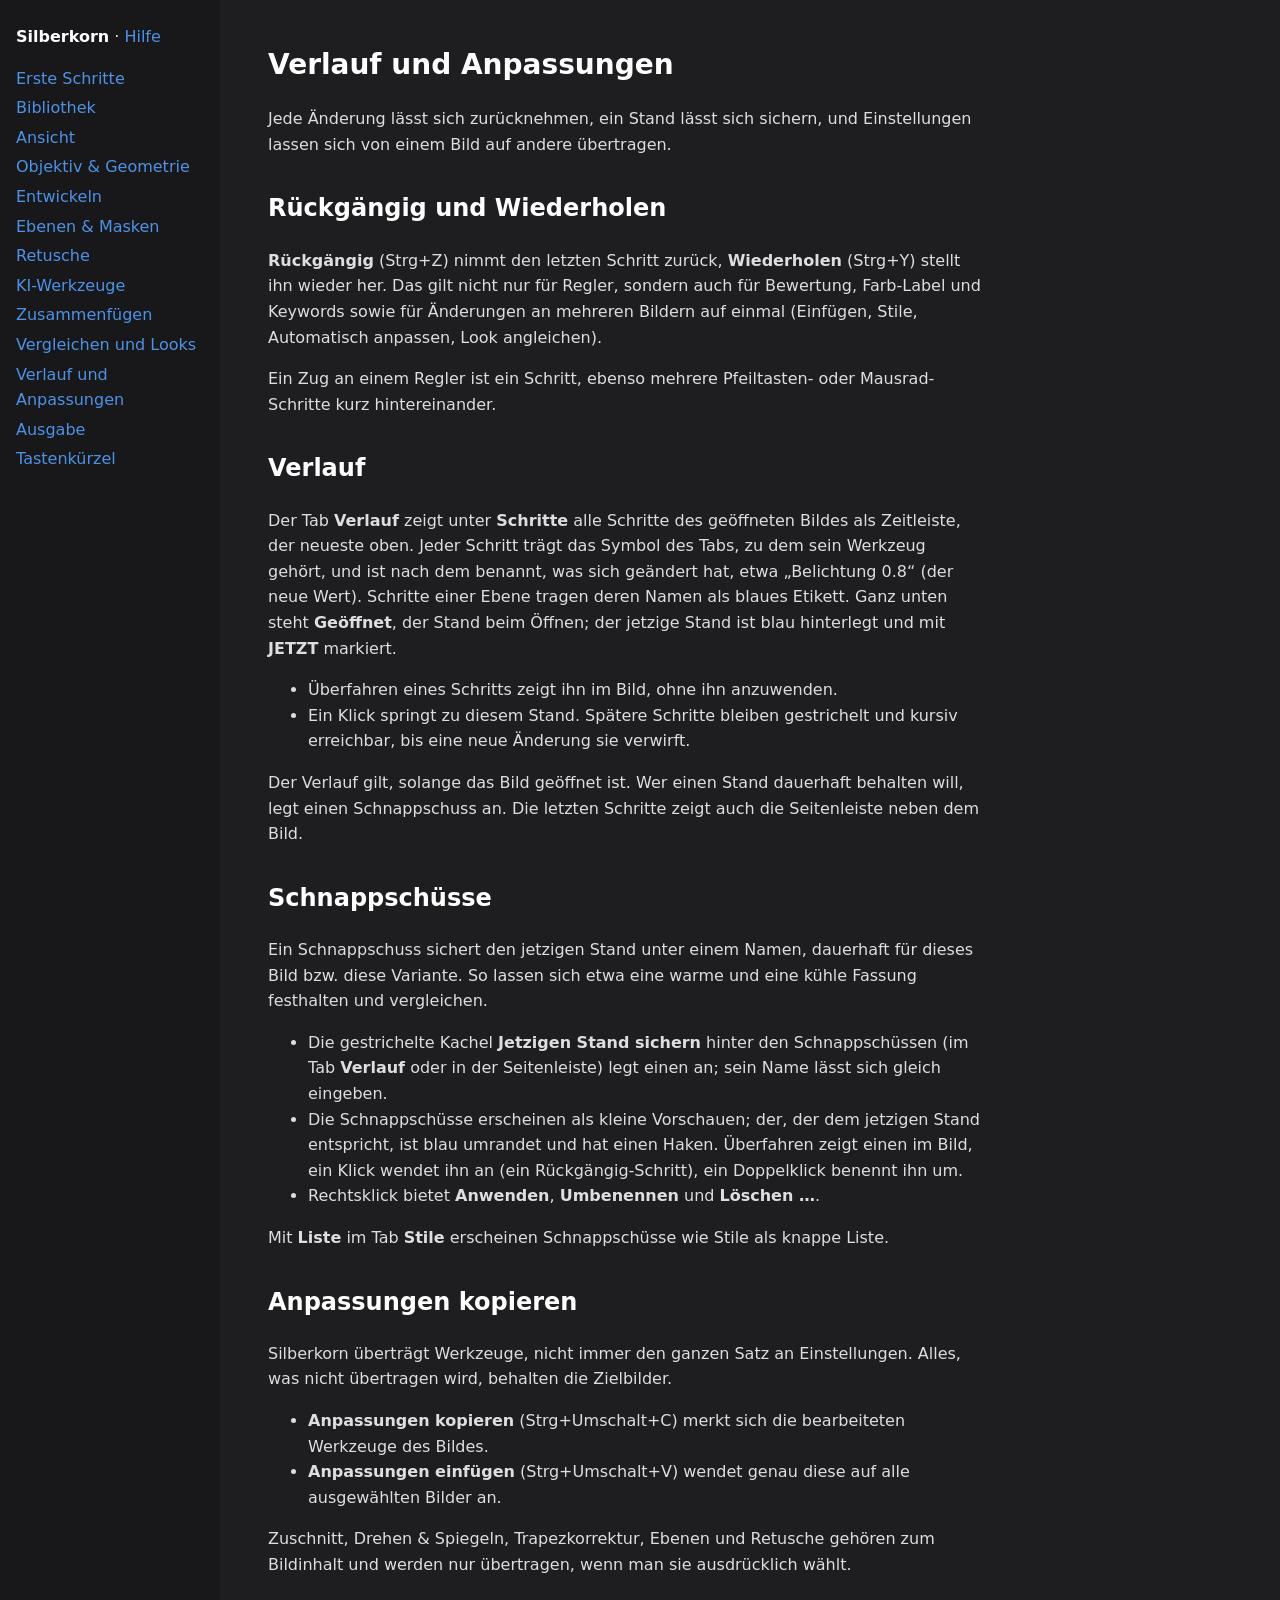
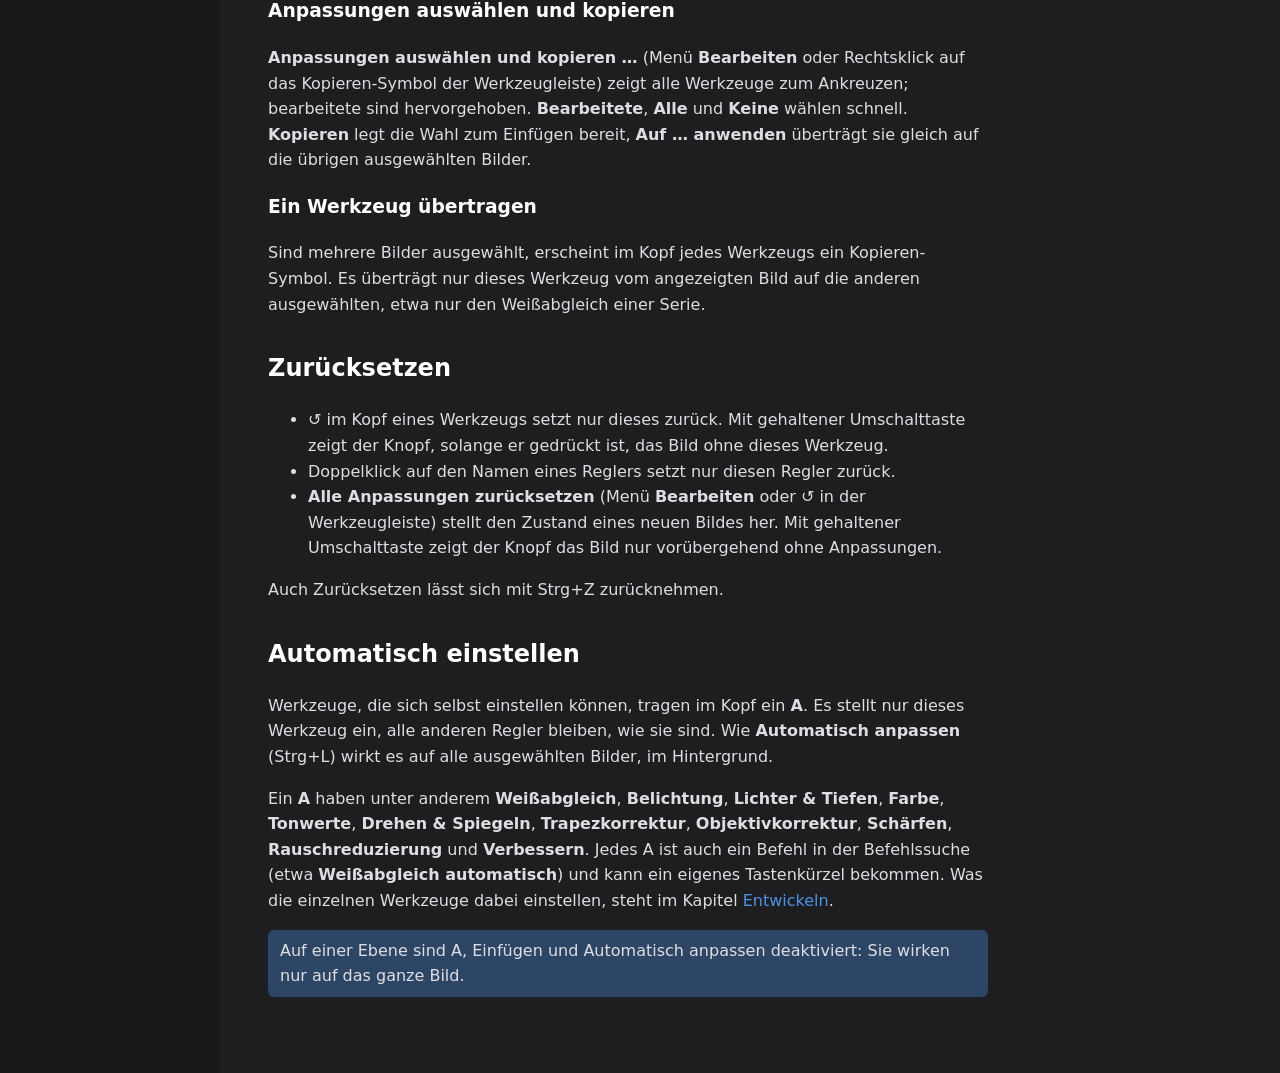
<file: docs/hilfe/verlauf.html>
<!doctype html>
<html lang="de">
<head>
<meta charset="utf-8">
<meta name="viewport" content="width=device-width, initial-scale=1">
<title>Verlauf und Anpassungen – Silberkorn</title>
<link rel="stylesheet" href="hilfe.css">
</head>
<body>
<nav><a class="home" href="../index.html">Silberkorn</a> · <a href="index.html">Hilfe</a>
<ul>
<li><a href="erste-schritte.html">Erste Schritte</a></li>
<li><a href="bibliothek.html">Bibliothek</a></li>
<li><a href="ansicht.html">Ansicht</a></li>
<li><a href="objektiv.html">Objektiv &amp; Geometrie</a></li>
<li><a href="entwickeln.html">Entwickeln</a></li>
<li><a href="ebenen-masken.html">Ebenen &amp; Masken</a></li>
<li><a href="retusche.html">Retusche</a></li>
<li><a href="ki-werkzeuge.html">KI-Werkzeuge</a></li>
<li><a href="zusammenfuegen.html">Zusammenfügen</a></li>
<li><a href="vergleichen.html">Vergleichen und Looks</a></li>
<li><a href="verlauf.html">Verlauf und Anpassungen</a></li>
<li><a href="ausgabe.html">Ausgabe</a></li>
<li><a href="tastenkuerzel.html">Tastenkürzel</a></li>
</ul></nav>
<main>
<h1 id="verlauf-und-anpassungen">Verlauf und Anpassungen</h1>
<p>Jede Änderung lässt sich zurücknehmen, ein Stand lässt sich sichern, und Einstellungen lassen sich von einem Bild auf andere übertragen.</p>
<h2 id="rückgängig-und-wiederholen">Rückgängig und Wiederholen</h2>
<p><b>Rückgängig</b> (Strg+Z) nimmt den letzten Schritt zurück, <b>Wiederholen</b> (Strg+Y) stellt ihn wieder her. Das gilt nicht nur für Regler, sondern auch für Bewertung, Farb-Label und Keywords sowie für Änderungen an mehreren Bildern auf einmal (Einfügen, Stile, Automatisch anpassen, Look angleichen).</p>
<p>Ein Zug an einem Regler ist ein Schritt, ebenso mehrere Pfeiltasten- oder Mausrad-Schritte kurz hintereinander.</p>
<h2 id="verlauf">Verlauf</h2>
<p>Der Tab <b>Verlauf</b> zeigt unter <b>Schritte</b> alle Schritte des geöffneten Bildes als Zeitleiste, der neueste oben. Jeder Schritt trägt das Symbol des Tabs, zu dem sein Werkzeug gehört, und ist nach dem benannt, was sich geändert hat, etwa „Belichtung 0.8“ (der neue Wert). Schritte einer Ebene tragen deren Namen als blaues Etikett. Ganz unten steht <b>Geöffnet</b>, der Stand beim Öffnen; der jetzige Stand ist blau hinterlegt und mit <b>JETZT</b> markiert.</p>
<ul>
<li>Überfahren eines Schritts zeigt ihn im Bild, ohne ihn anzuwenden.</li>
<li>Ein Klick springt zu diesem Stand. Spätere Schritte bleiben gestrichelt und kursiv erreichbar, bis eine neue Änderung sie verwirft.</li>
</ul>
<p>Der Verlauf gilt, solange das Bild geöffnet ist. Wer einen Stand dauerhaft behalten will, legt einen Schnappschuss an. Die letzten Schritte zeigt auch die Seitenleiste neben dem Bild.</p>
<h2 id="schnappschüsse">Schnappschüsse</h2>
<p>Ein Schnappschuss sichert den jetzigen Stand unter einem Namen, dauerhaft für dieses Bild bzw. diese Variante. So lassen sich etwa eine warme und eine kühle Fassung festhalten und vergleichen.</p>
<ul>
<li>Die gestrichelte Kachel <b>Jetzigen Stand sichern</b> hinter den Schnappschüssen (im Tab <b>Verlauf</b> oder in der Seitenleiste) legt einen an; sein Name lässt sich gleich eingeben.</li>
<li>Die Schnappschüsse erscheinen als kleine Vorschauen; der, der dem jetzigen Stand entspricht, ist blau umrandet und hat einen Haken. Überfahren zeigt einen im Bild, ein Klick wendet ihn an (ein Rückgängig-Schritt), ein Doppelklick benennt ihn um.</li>
<li>Rechtsklick bietet <b>Anwenden</b>, <b>Umbenennen</b> und <b>Löschen …</b>.</li>
</ul>
<p>Mit <b>Liste</b> im Tab <b>Stile</b> erscheinen Schnappschüsse wie Stile als knappe Liste.</p>
<h2 id="anpassungen-kopieren">Anpassungen kopieren</h2>
<p>Silberkorn überträgt Werkzeuge, nicht immer den ganzen Satz an Einstellungen. Alles, was nicht übertragen wird, behalten die Zielbilder.</p>
<ul>
<li><b>Anpassungen kopieren</b> (Strg+Umschalt+C) merkt sich die bearbeiteten Werkzeuge des Bildes.</li>
<li><b>Anpassungen einfügen</b> (Strg+Umschalt+V) wendet genau diese auf alle ausgewählten Bilder an.</li>
</ul>
<p>Zuschnitt, Drehen &amp; Spiegeln, Trapezkorrektur, Ebenen und Retusche gehören zum Bildinhalt und werden nur übertragen, wenn man sie ausdrücklich wählt.</p>
<h3 id="anpassungen-auswählen-und-kopieren">Anpassungen auswählen und kopieren</h3>
<p><b>Anpassungen auswählen und kopieren …</b> (Menü <b>Bearbeiten</b> oder Rechtsklick auf das Kopieren-Symbol der Werkzeugleiste) zeigt alle Werkzeuge zum Ankreuzen; bearbeitete sind hervorgehoben. <b>Bearbeitete</b>, <b>Alle</b> und <b>Keine</b> wählen schnell. <b>Kopieren</b> legt die Wahl zum Einfügen bereit, <b>Auf … anwenden</b> überträgt sie gleich auf die übrigen ausgewählten Bilder.</p>
<h3 id="ein-werkzeug-übertragen">Ein Werkzeug übertragen</h3>
<p>Sind mehrere Bilder ausgewählt, erscheint im Kopf jedes Werkzeugs ein Kopieren-Symbol. Es überträgt nur dieses Werkzeug vom angezeigten Bild auf die anderen ausgewählten, etwa nur den Weißabgleich einer Serie.</p>
<h2 id="zurücksetzen">Zurücksetzen</h2>
<ul>
<li>↺ im Kopf eines Werkzeugs setzt nur dieses zurück. Mit gehaltener Umschalttaste zeigt der Knopf, solange er gedrückt ist, das Bild ohne dieses Werkzeug.</li>
<li>Doppelklick auf den Namen eines Reglers setzt nur diesen Regler zurück.</li>
<li><b>Alle Anpassungen zurücksetzen</b> (Menü <b>Bearbeiten</b> oder ↺ in der Werkzeugleiste) stellt den Zustand eines neuen Bildes her. Mit gehaltener Umschalttaste zeigt der Knopf das Bild nur vorübergehend ohne Anpassungen.</li>
</ul>
<p>Auch Zurücksetzen lässt sich mit Strg+Z zurücknehmen.</p>
<h2 id="automatisch-einstellen">Automatisch einstellen</h2>
<p>Werkzeuge, die sich selbst einstellen können, tragen im Kopf ein <b>A</b>. Es stellt nur dieses Werkzeug ein, alle anderen Regler bleiben, wie sie sind. Wie <b>Automatisch anpassen</b> (Strg+L) wirkt es auf alle ausgewählten Bilder, im Hintergrund.</p>
<p>Ein <b>A</b> haben unter anderem <b>Weißabgleich</b>, <b>Belichtung</b>, <b>Lichter &amp; Tiefen</b>, <b>Farbe</b>, <b>Tonwerte</b>, <b>Drehen &amp; Spiegeln</b>, <b>Trapezkorrektur</b>, <b>Objektivkorrektur</b>, <b>Schärfen</b>, <b>Rauschreduzierung</b> und <b>Verbessern</b>. Jedes A ist auch ein Befehl in der Befehlssuche (etwa <b>Weißabgleich automatisch</b>) und kann ein eigenes Tastenkürzel bekommen. Was die einzelnen Werkzeuge dabei einstellen, steht im Kapitel <a href="entwickeln.html">Entwickeln</a>.</p>
<p class="note">Auf einer Ebene sind A, Einfügen und Automatisch anpassen deaktiviert: Sie wirken nur auf das ganze Bild.</p>
</main>
</body>
</html>
</file>
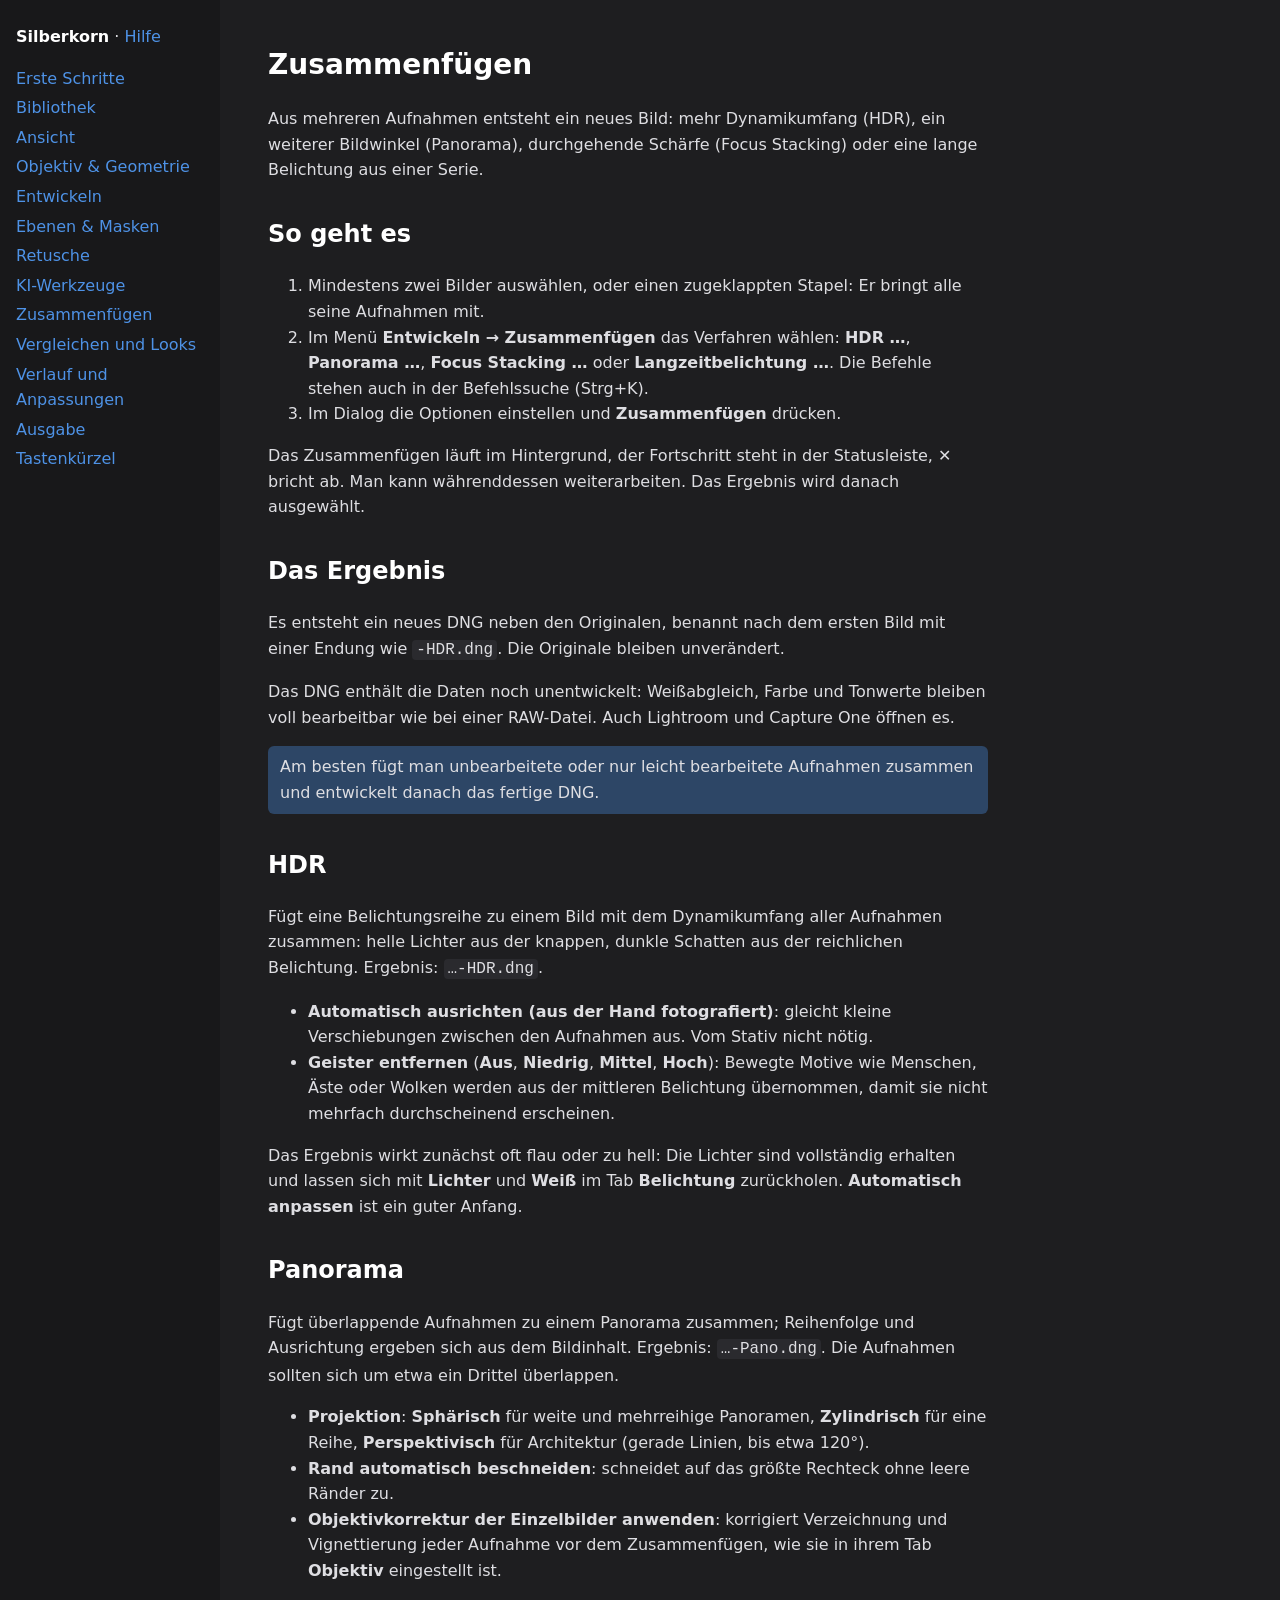
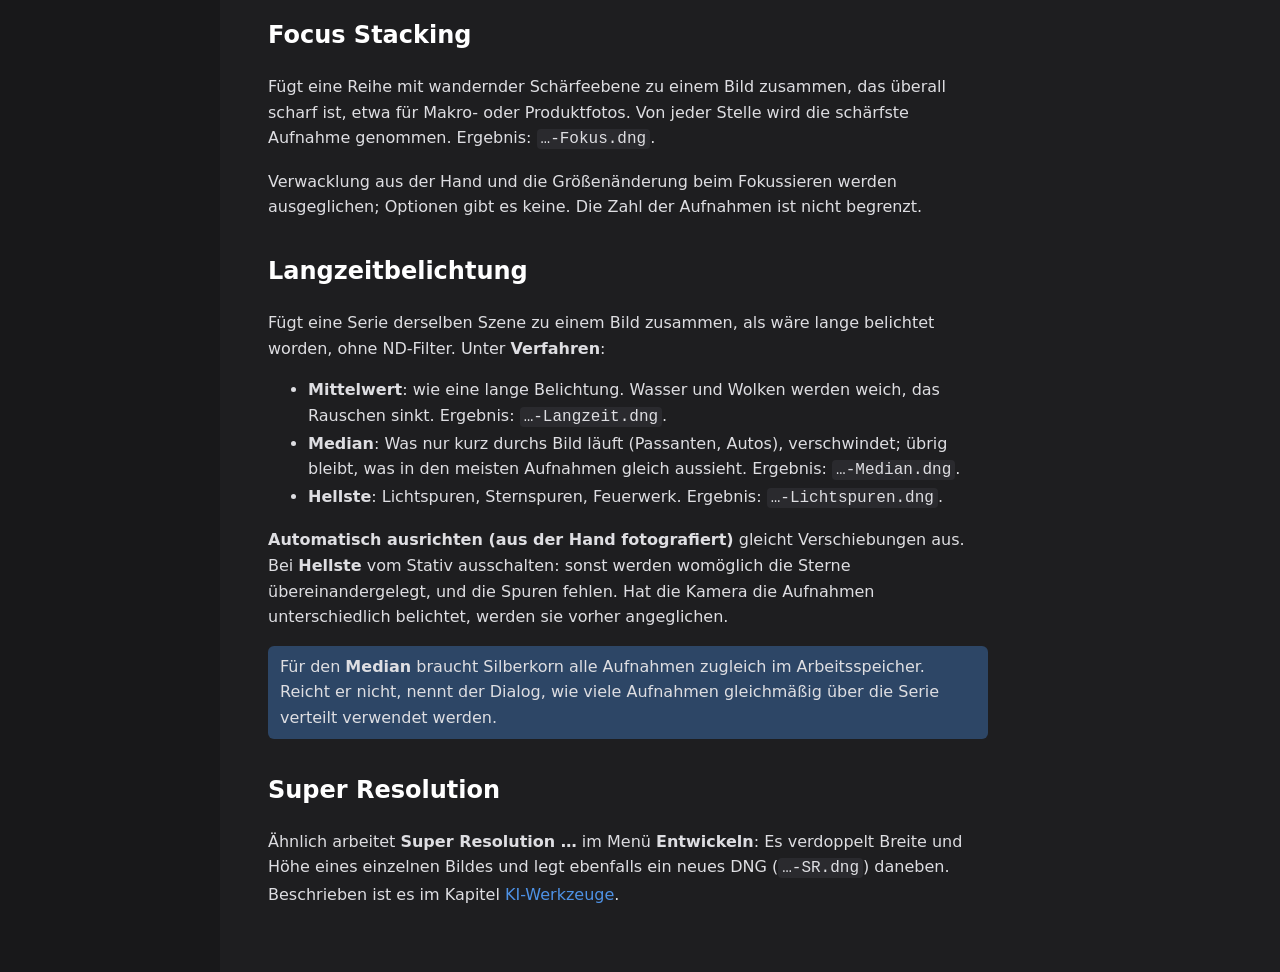
<file: docs/hilfe/zusammenfuegen.html>
<!doctype html>
<html lang="de">
<head>
<meta charset="utf-8">
<meta name="viewport" content="width=device-width, initial-scale=1">
<title>Zusammenfügen – Silberkorn</title>
<link rel="stylesheet" href="hilfe.css">
</head>
<body>
<nav><a class="home" href="../index.html">Silberkorn</a> · <a href="index.html">Hilfe</a>
<ul>
<li><a href="erste-schritte.html">Erste Schritte</a></li>
<li><a href="bibliothek.html">Bibliothek</a></li>
<li><a href="ansicht.html">Ansicht</a></li>
<li><a href="objektiv.html">Objektiv &amp; Geometrie</a></li>
<li><a href="entwickeln.html">Entwickeln</a></li>
<li><a href="ebenen-masken.html">Ebenen &amp; Masken</a></li>
<li><a href="retusche.html">Retusche</a></li>
<li><a href="ki-werkzeuge.html">KI-Werkzeuge</a></li>
<li><a href="zusammenfuegen.html">Zusammenfügen</a></li>
<li><a href="vergleichen.html">Vergleichen und Looks</a></li>
<li><a href="verlauf.html">Verlauf und Anpassungen</a></li>
<li><a href="ausgabe.html">Ausgabe</a></li>
<li><a href="tastenkuerzel.html">Tastenkürzel</a></li>
</ul></nav>
<main>
<h1 id="zusammenfügen">Zusammenfügen</h1>
<p>Aus mehreren Aufnahmen entsteht ein neues Bild: mehr Dynamikumfang (HDR), ein weiterer Bildwinkel (Panorama), durchgehende Schärfe (Focus Stacking) oder eine lange Belichtung aus einer Serie.</p>
<h2 id="so-geht-es">So geht es</h2>
<ol>
<li>Mindestens zwei Bilder auswählen, oder einen zugeklappten Stapel: Er bringt alle seine Aufnahmen mit.</li>
<li>Im Menü <b>Entwickeln → Zusammenfügen</b> das Verfahren wählen: <b>HDR …</b>, <b>Panorama …</b>, <b>Focus Stacking …</b> oder <b>Langzeitbelichtung …</b>. Die Befehle stehen auch in der Befehlssuche (Strg+K).</li>
<li>Im Dialog die Optionen einstellen und <b>Zusammenfügen</b> drücken.</li>
</ol>
<p>Das Zusammenfügen läuft im Hintergrund, der Fortschritt steht in der Statusleiste, ✕ bricht ab. Man kann währenddessen weiterarbeiten. Das Ergebnis wird danach ausgewählt.</p>
<h2 id="das-ergebnis">Das Ergebnis</h2>
<p>Es entsteht ein neues DNG neben den Originalen, benannt nach dem ersten Bild mit einer Endung wie <code>-HDR.dng</code>. Die Originale bleiben unverändert.</p>
<p>Das DNG enthält die Daten noch unentwickelt: Weißabgleich, Farbe und Tonwerte bleiben voll bearbeitbar wie bei einer RAW-Datei. Auch Lightroom und Capture One öffnen es.</p>
<p class="note">Am besten fügt man unbearbeitete oder nur leicht bearbeitete Aufnahmen zusammen und entwickelt danach das fertige DNG.</p>
<h2 id="hdr">HDR</h2>
<p>Fügt eine Belichtungsreihe zu einem Bild mit dem Dynamikumfang aller Aufnahmen zusammen: helle Lichter aus der knappen, dunkle Schatten aus der reichlichen Belichtung. Ergebnis: <code>…-HDR.dng</code>.</p>
<ul>
<li><b>Automatisch ausrichten (aus der Hand fotografiert)</b>: gleicht kleine Verschiebungen zwischen den Aufnahmen aus. Vom Stativ nicht nötig.</li>
<li><b>Geister entfernen</b> (<b>Aus</b>, <b>Niedrig</b>, <b>Mittel</b>, <b>Hoch</b>): Bewegte Motive wie Menschen, Äste oder Wolken werden aus der mittleren Belichtung übernommen, damit sie nicht mehrfach durchscheinend erscheinen.</li>
</ul>
<p>Das Ergebnis wirkt zunächst oft flau oder zu hell: Die Lichter sind vollständig erhalten und lassen sich mit <b>Lichter</b> und <b>Weiß</b> im Tab <b>Belichtung</b> zurückholen. <b>Automatisch anpassen</b> ist ein guter Anfang.</p>
<h2 id="panorama">Panorama</h2>
<p>Fügt überlappende Aufnahmen zu einem Panorama zusammen; Reihenfolge und Ausrichtung ergeben sich aus dem Bildinhalt. Ergebnis: <code>…-Pano.dng</code>. Die Aufnahmen sollten sich um etwa ein Drittel überlappen.</p>
<ul>
<li><b>Projektion</b>: <b>Sphärisch</b> für weite und mehrreihige Panoramen, <b>Zylindrisch</b> für eine Reihe, <b>Perspektivisch</b> für Architektur (gerade Linien, bis etwa 120°).</li>
<li><b>Rand automatisch beschneiden</b>: schneidet auf das größte Rechteck ohne leere Ränder zu.</li>
<li><b>Objektivkorrektur der Einzelbilder anwenden</b>: korrigiert Verzeichnung und Vignettierung jeder Aufnahme vor dem Zusammenfügen, wie sie in ihrem Tab <b>Objektiv</b> eingestellt ist.</li>
</ul>
<h2 id="focus-stacking">Focus Stacking</h2>
<p>Fügt eine Reihe mit wandernder Schärfeebene zu einem Bild zusammen, das überall scharf ist, etwa für Makro- oder Produktfotos. Von jeder Stelle wird die schärfste Aufnahme genommen. Ergebnis: <code>…-Fokus.dng</code>.</p>
<p>Verwacklung aus der Hand und die Größenänderung beim Fokussieren werden ausgeglichen; Optionen gibt es keine. Die Zahl der Aufnahmen ist nicht begrenzt.</p>
<h2 id="langzeitbelichtung">Langzeitbelichtung</h2>
<p>Fügt eine Serie derselben Szene zu einem Bild zusammen, als wäre lange belichtet worden, ohne ND-Filter. Unter <b>Verfahren</b>:</p>
<ul>
<li><b>Mittelwert</b>: wie eine lange Belichtung. Wasser und Wolken werden weich, das Rauschen sinkt. Ergebnis: <code>…-Langzeit.dng</code>.</li>
<li><b>Median</b>: Was nur kurz durchs Bild läuft (Passanten, Autos), verschwindet; übrig bleibt, was in den meisten Aufnahmen gleich aussieht. Ergebnis: <code>…-Median.dng</code>.</li>
<li><b>Hellste</b>: Lichtspuren, Sternspuren, Feuerwerk. Ergebnis: <code>…-Lichtspuren.dng</code>.</li>
</ul>
<p><b>Automatisch ausrichten (aus der Hand fotografiert)</b> gleicht Verschiebungen aus. Bei <b>Hellste</b> vom Stativ ausschalten: sonst werden womöglich die Sterne übereinandergelegt, und die Spuren fehlen. Hat die Kamera die Aufnahmen unterschiedlich belichtet, werden sie vorher angeglichen.</p>
<p class="note">Für den <b>Median</b> braucht Silberkorn alle Aufnahmen zugleich im Arbeitsspeicher. Reicht er nicht, nennt der Dialog, wie viele Aufnahmen gleichmäßig über die Serie verteilt verwendet werden.</p>
<h2 id="super-resolution">Super Resolution</h2>
<p>Ähnlich arbeitet <b>Super Resolution …</b> im Menü <b>Entwickeln</b>: Es verdoppelt Breite und Höhe eines einzelnen Bildes und legt ebenfalls ein neues DNG (<code>…-SR.dng</code>) daneben. Beschrieben ist es im Kapitel <a href="ki-werkzeuge.html">KI-Werkzeuge</a>.</p>
</main>
</body>
</html>
</file>
<file: docs/hilfe/hilfe.css>
body{margin:0;display:flex;gap:32px;background:#1e1e20;color:#dedee2;font:16px/1.6 system-ui,-apple-system,"Segoe UI",sans-serif}
nav{flex:0 0 220px;padding:24px 16px;background:#18181a;min-height:100vh;box-sizing:border-box}
nav ul{list-style:none;padding:0;margin:16px 0 0}nav li{margin:4px 0}
a{color:#4e92e6;text-decoration:none}a:hover{text-decoration:underline}
nav .home{font-weight:600;color:#fff}
main{max-width:720px;padding:24px 16px 64px}
h1{color:#fff;font-size:28px}h2{color:#fff;margin-top:32px}h3{color:#fff}
code{background:#2a2a2e;padding:1px 4px;border-radius:4px}
.note{background:#2d4666;border-radius:6px;padding:8px 12px;margin:12px 0}
@media (max-width:760px){body{display:block}nav{min-height:0}}
</file>
